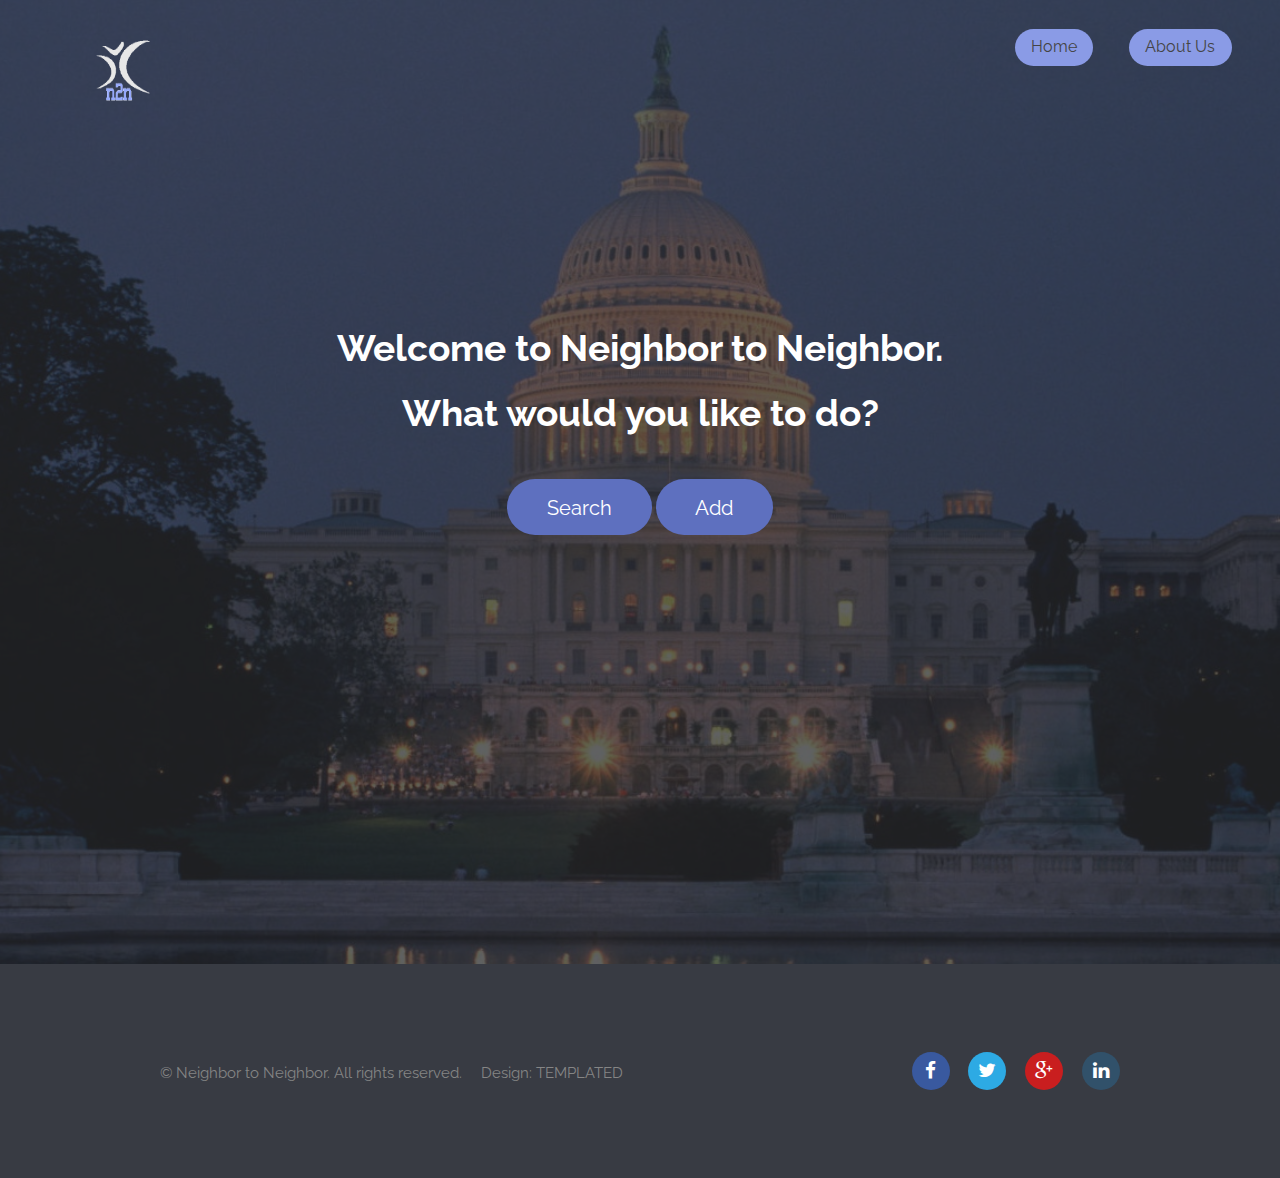
<file: index.html>
<!DOCTYPE html>
<!--
	Transit by TEMPLATED
	templated.co @templatedco
	Released for free under the Creative Commons Attribution 3.0 license (templated.co/license)
-->
<html lang="en">
	<head>
		<meta charset="UTF-8">
		<title>Neighbor to Neighbor</title>
		<meta http-equiv="content-type" content="text/html; charset=utf-8" />
		<meta name="description" content="" />
		<meta name="keywords" content="" />
		<!--[if lte IE 8]><script src="js/html5shiv.js"></script><![endif]-->
		<script src="js/jquery.min.js"></script>
		<script src="js/skel.min.js"></script>
		<script src="js/skel-layers.min.js"></script>
		<script src="js/init.js"></script>
		<noscript>
			<link rel="stylesheet" href="css/skel.css" />
			<link rel="stylesheet" href="css/style.css" />
			<link rel="stylesheet" href="css/style-xlarge.css" />
		</noscript>
	</head>
	<body class="landing">

		<!-- Header -->
			<header id="header">
				<h1><img src="images/logoFlipped.png" alt="Neighbor to Neighbor" height="150" width="150"> </h1> <!--TODO: make a logo and replace on each page!-->
				<nav id="nav">
					<ul>
						<li><a href="#" class="button special">Home</a></li>
						<li><a href="./about.html" class="button special">About Us</a></li>
					</ul>
				</nav>
			</header>

		<!-- Banner -->
			<section id="banner">
				<br><br><br><br><br>
				<h3> Welcome to Neighbor to Neighbor.</h3>
				<h3> What would you like to do?</h3>
				<br>
				<ul class="actions">	
					<li>
						<a href="./search.html" class="button big">Search</a>
						<a href="./newInfoForm.html" class="button big">Add</a>
					</li>
				</ul>
				<!-- not the cleanest way of solving this problem, but it works for now -->
				<br><br><br><br><br><br><br><br>
			</section>
		<!-- Footer -->
			<footer id="footer">
				<div class="container">
					
					<div class="row">
						<div class="8u 12u$(medium)">
							<ul class="copyright">
								<li>&copy; Neighbor to Neighbor. All rights reserved.</li>
								<li>Design: <a href="http://templated.co">TEMPLATED</a></li>
							</ul>
						</div>
						<div class="4u$ 12u$(medium)">
							<ul class="icons">
								<li>
									<a class="icon rounded fa-facebook"><span class="label">Facebook</span></a>
								</li>
								<li>
									<a class="icon rounded fa-twitter"><span class="label">Twitter</span></a>
								</li>
								<li>
									<a class="icon rounded fa-google-plus"><span class="label">Google+</span></a>
								</li>
								<li>
									<a class="icon rounded fa-linkedin"><span class="label">LinkedIn</span></a>
								</li>
							</ul>
						</div>
					</div>
				</div>
			</footer>

	</body>
</html>
</file>
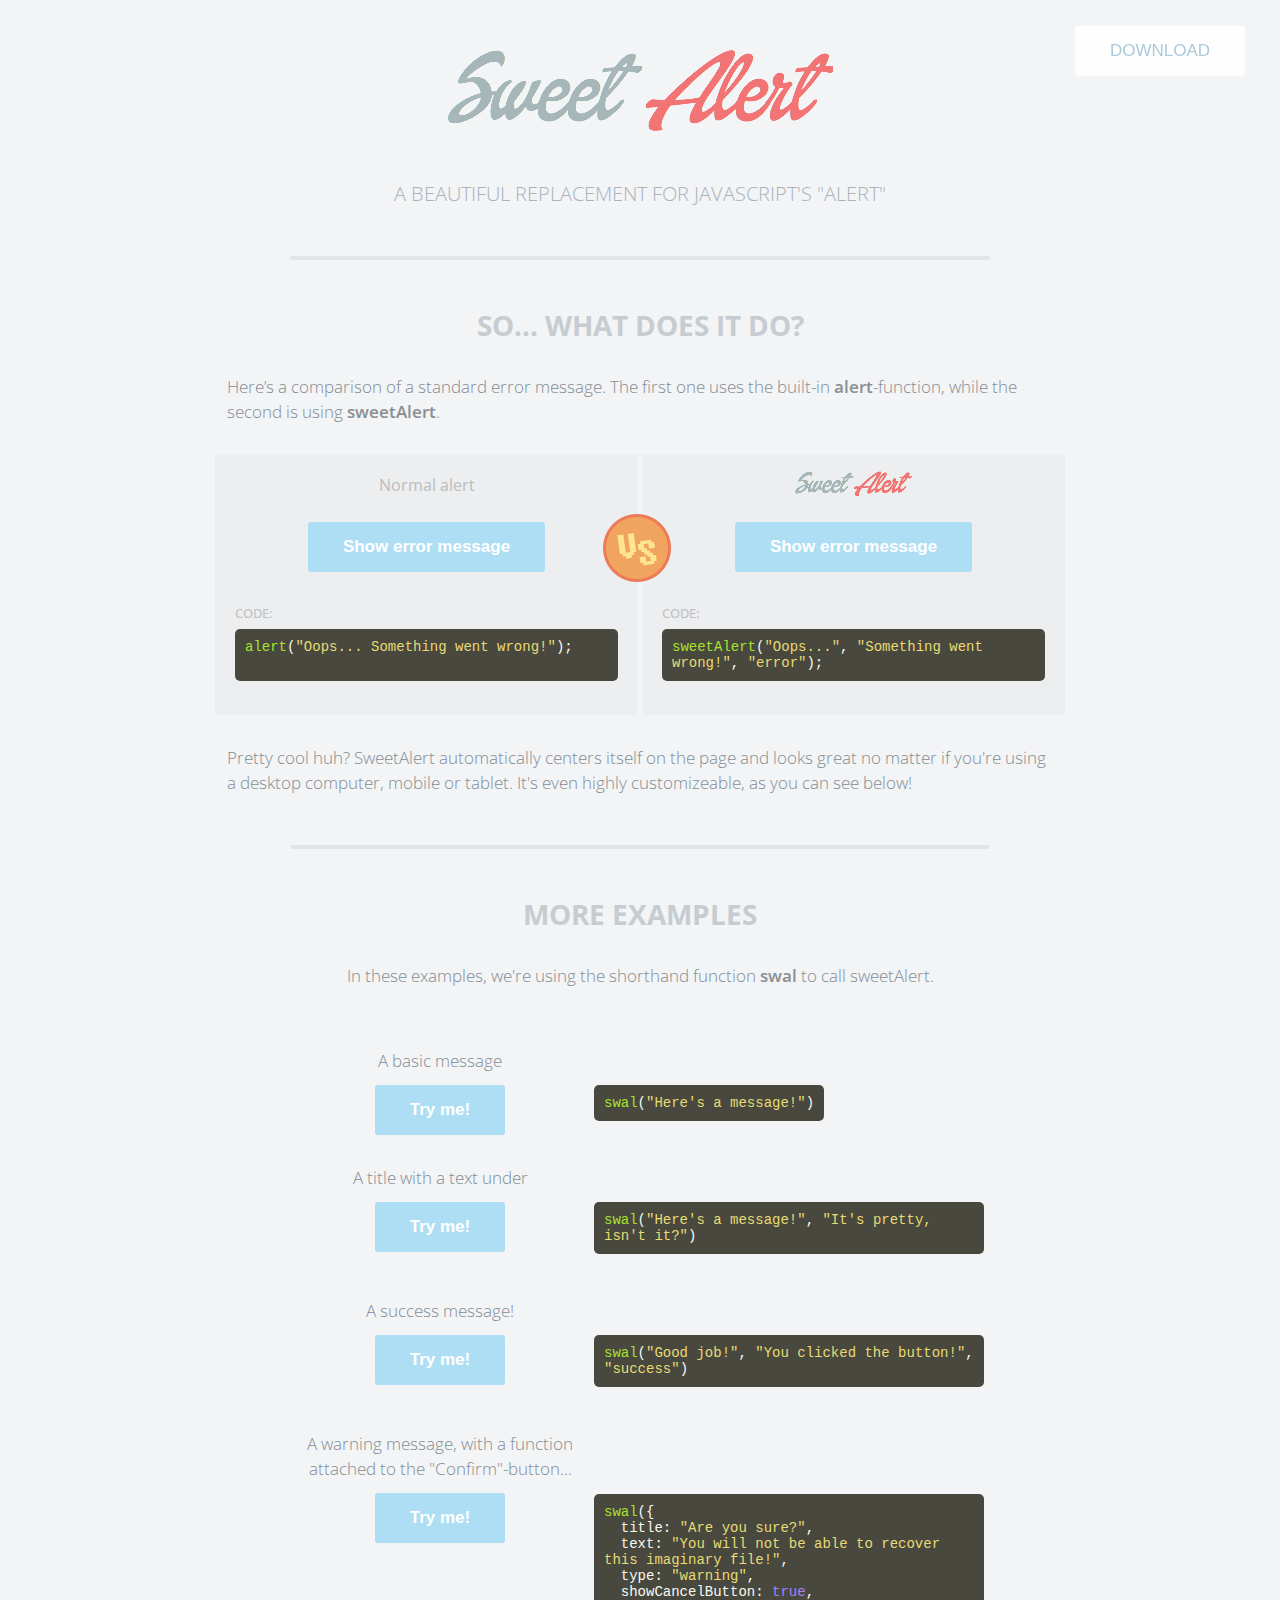
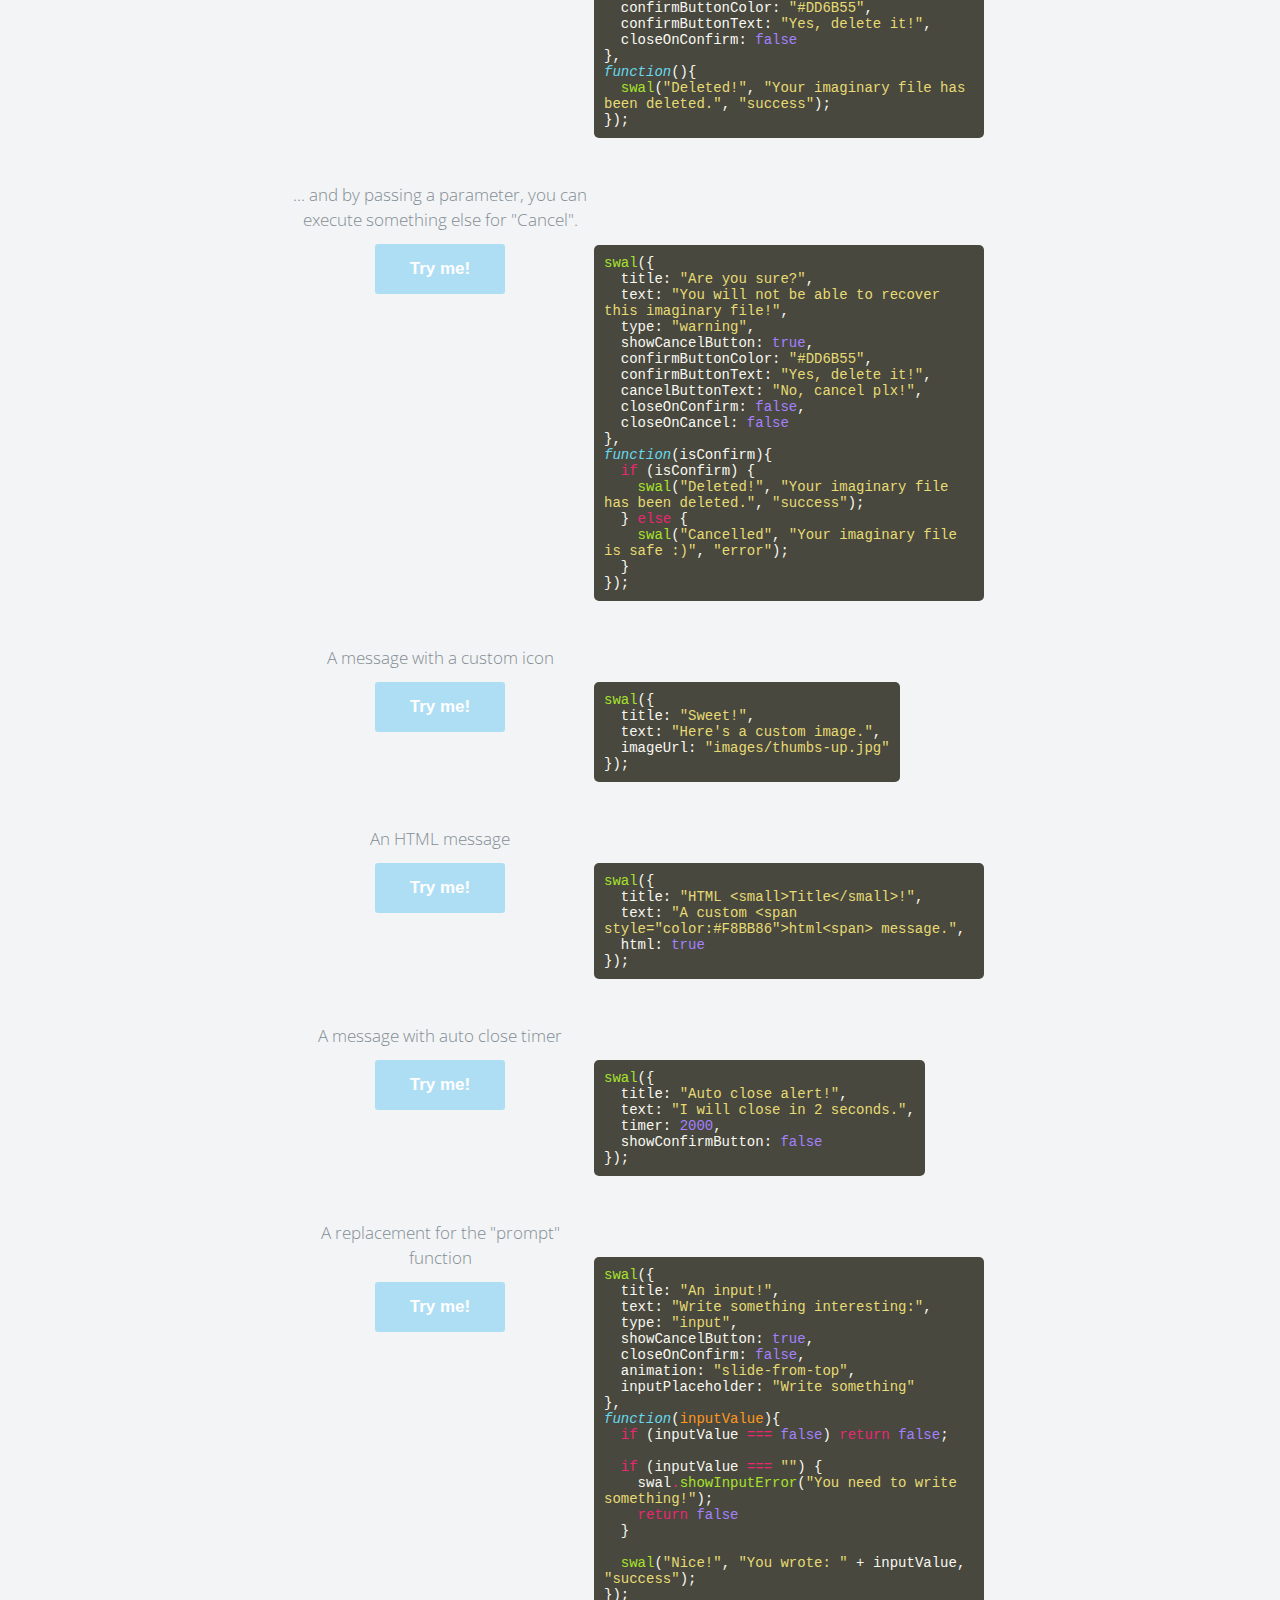
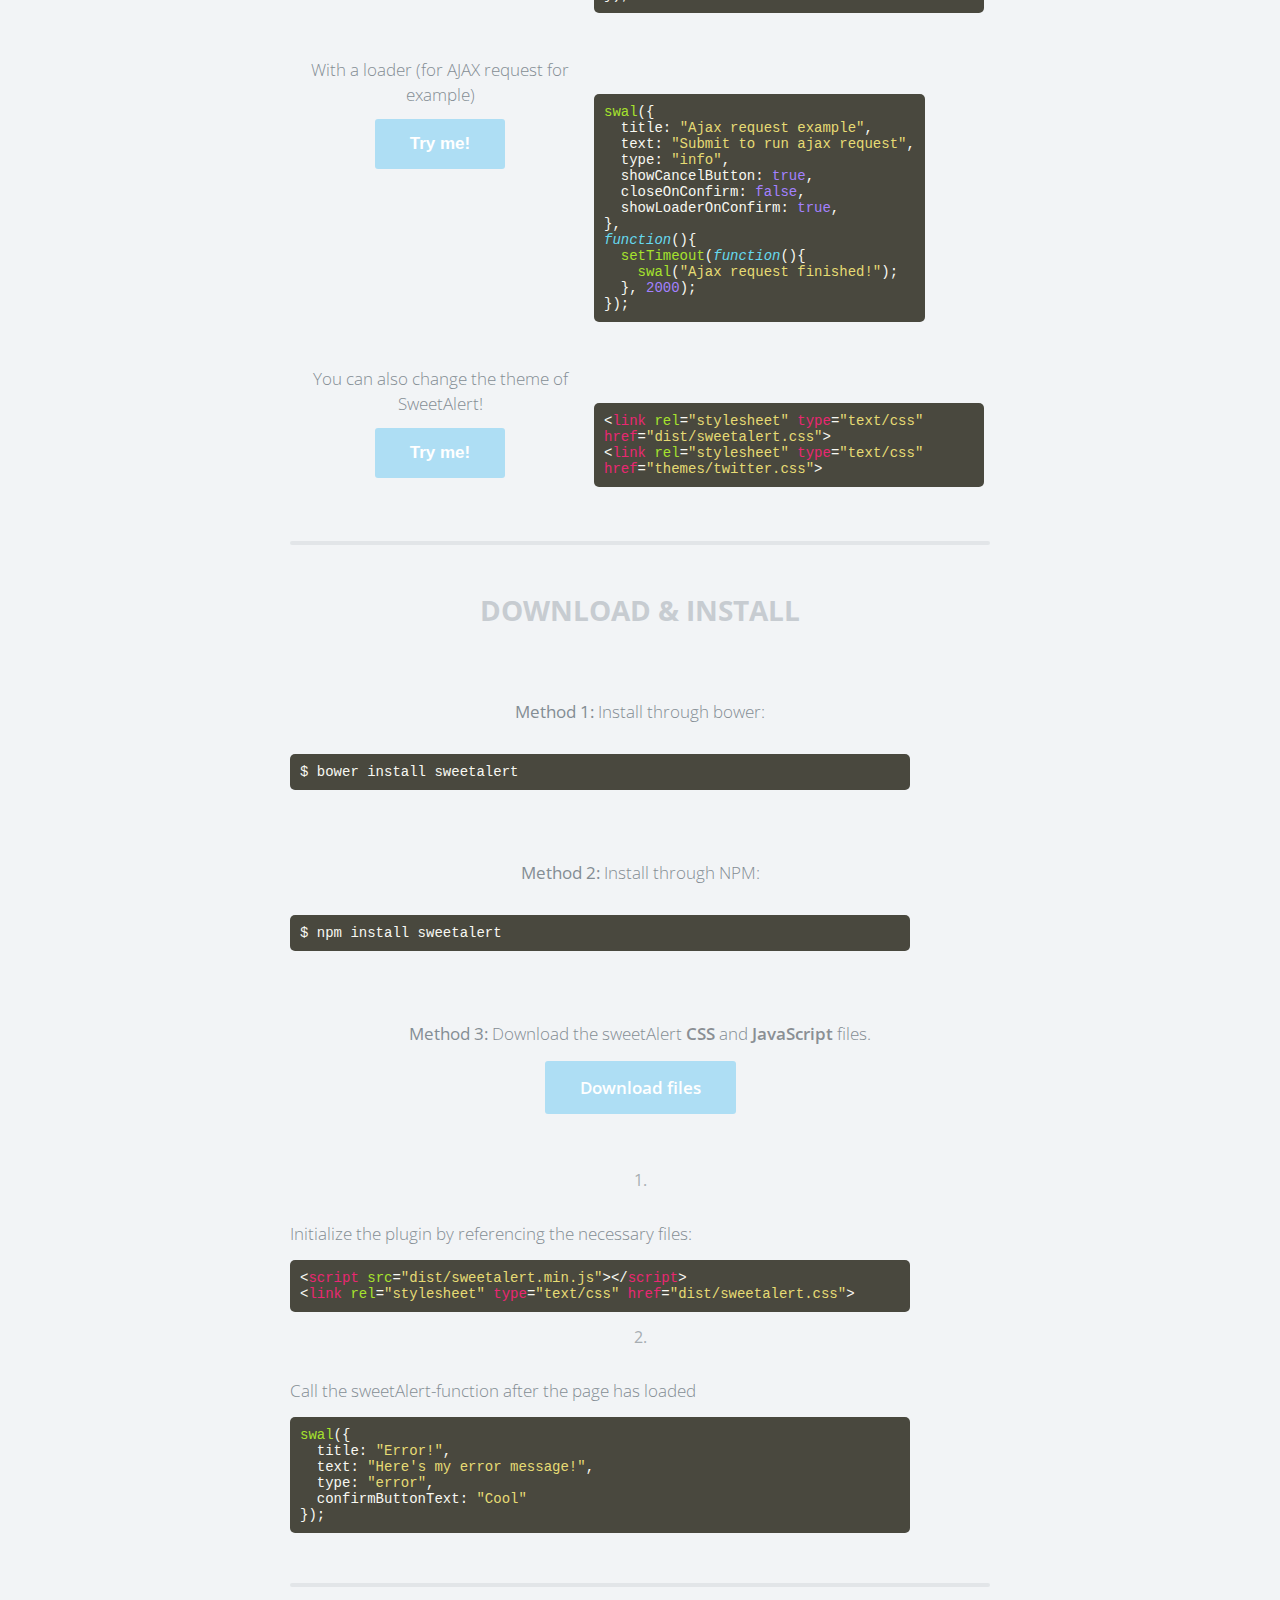
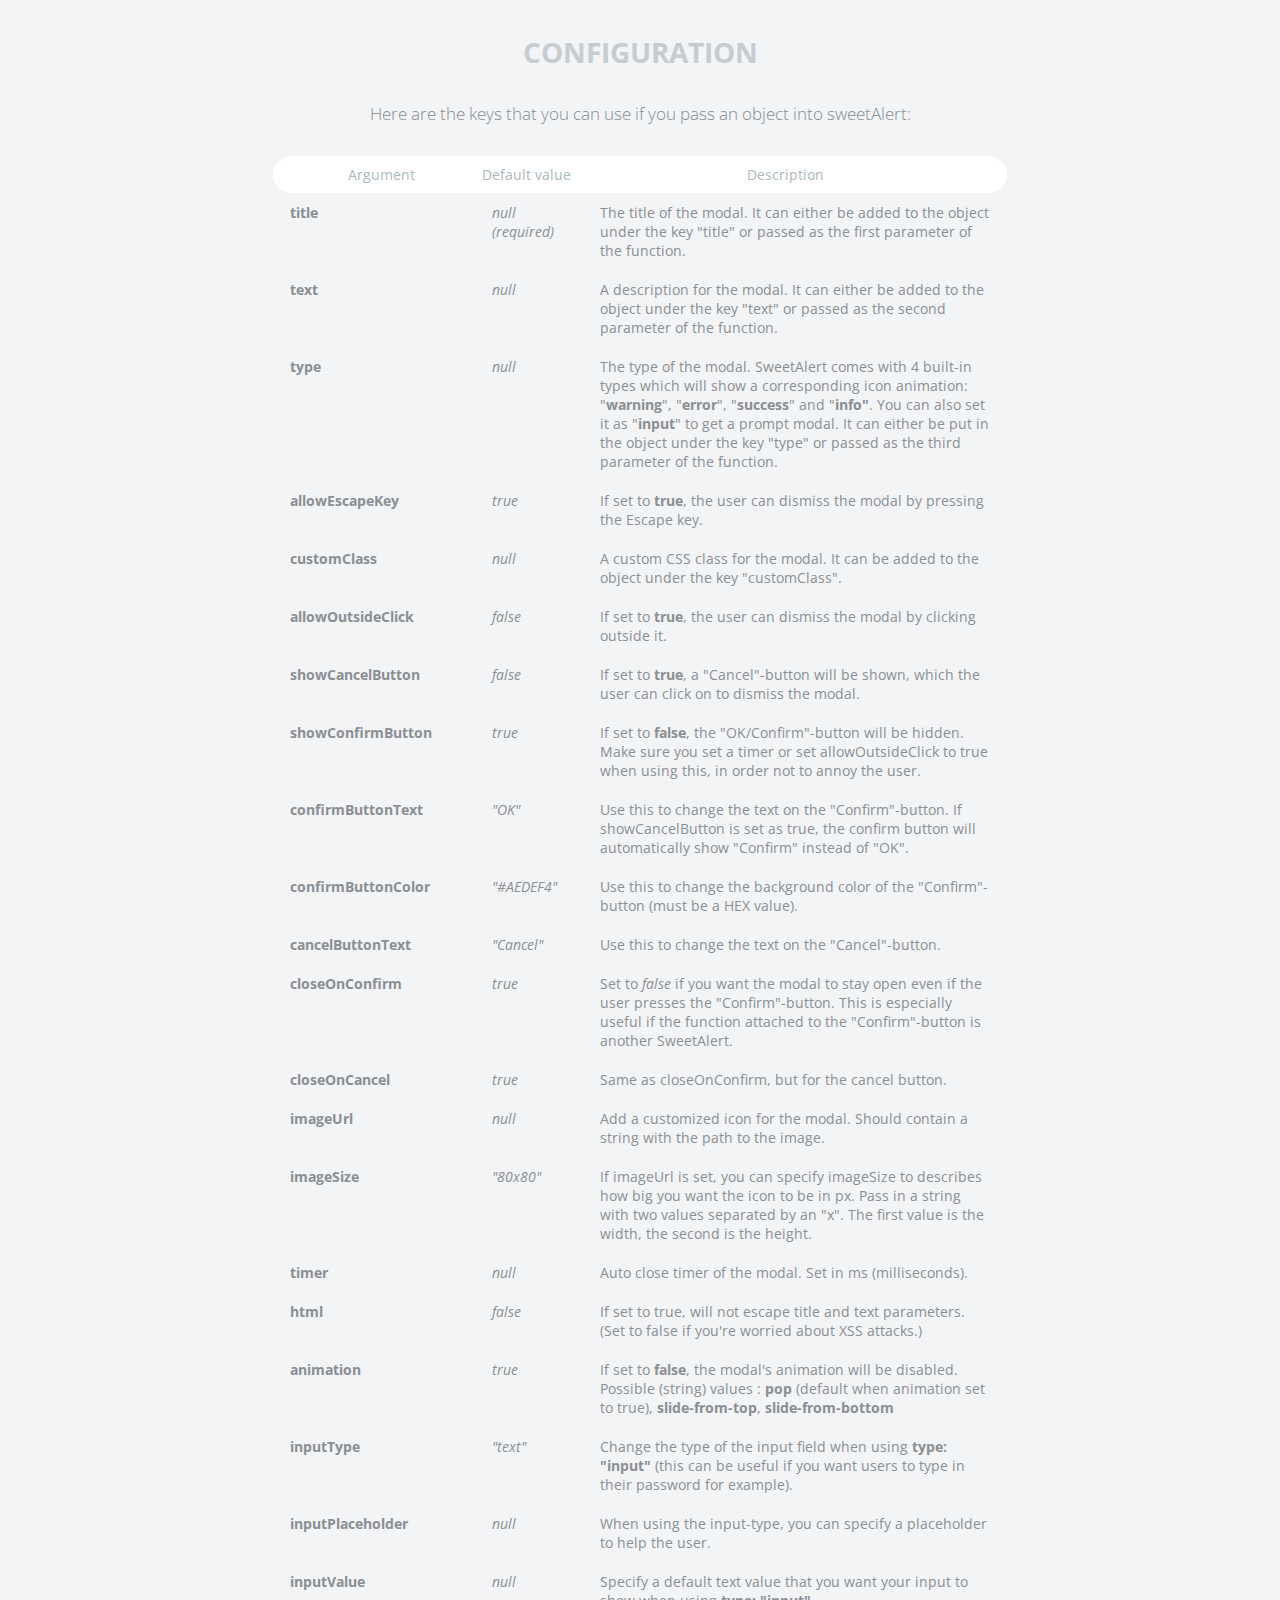
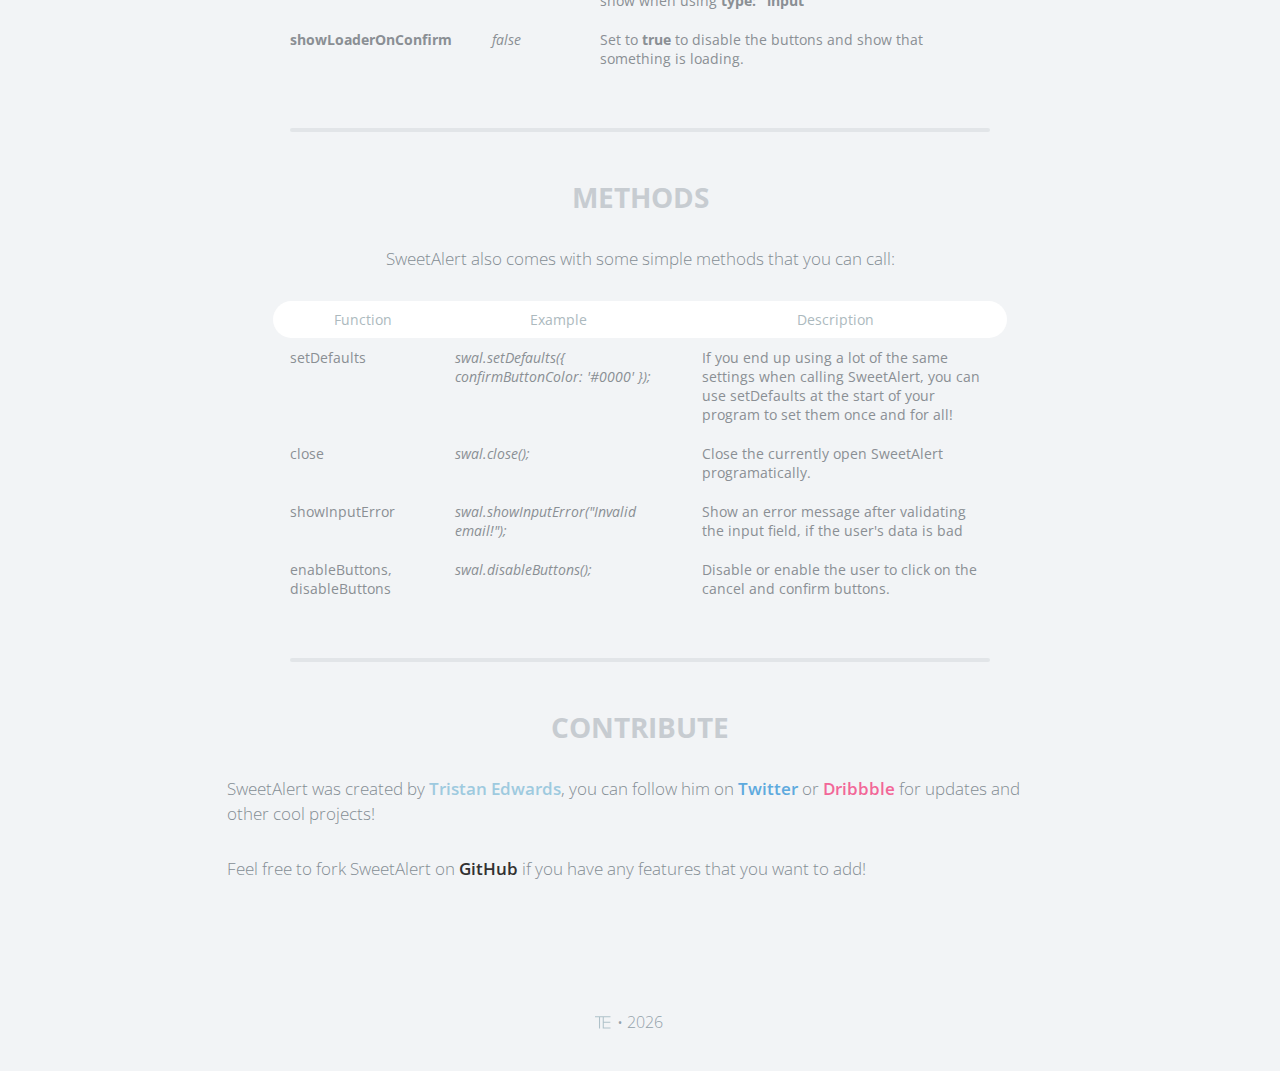
<file: sweetalert-master/index.html>
<!doctype html>

<html>

<head>
  <meta charset="utf-8">
  <meta name="viewport" content="width=device-width, initial-scale=1, maximum-scale=1, user-scalable=0" />
  <title>SweetAlert</title>

  <link rel="stylesheet" href="example/example.css">
  <script src="https://code.jquery.com/jquery-2.1.3.min.js"></script>

  <!-- This is what you need -->
  <script src="dist/sweetalert-dev.js"></script>
  <link rel="stylesheet" href="dist/sweetalert.css">
  <!--.......................-->

</head>

<body>

<h1>Sweet Alert</h1>
<h2>A beautiful replacement for JavaScript's "Alert"</h2>
<button class="download">Download</button>

<!-- What does it do? -->
<h3>So... What does it do?</h3>
<p>Here’s a comparison of a standard error message. The first one uses the built-in <strong>alert</strong>-function, while the second is using <strong>sweetAlert</strong>.</p>

<div class="showcase normal">
	<h4>Normal alert</h4>
	<button>Show error message</button>

	<h5>Code:</h5>
	<pre><span class="attr">alert</span>(<span class="str">"Oops... Something went wrong!"</span>);

	</pre>

	<div class="vs-icon"></div>
</div>

<div class="showcase sweet">
	<h4>Sweet Alert</h4>
	<button>Show error message</button>

	<h5>Code:</h5>
	<pre><span class="attr">sweetAlert</span>(<span class="str">"Oops..."</span>, <span class="str">"Something went wrong!"</span>, <span class="str">"error"</span>);</pre>
</div>

<p>Pretty cool huh? SweetAlert automatically centers itself on the page and looks great no matter if you're using a desktop computer, mobile or tablet. It's even highly customizeable, as you can see below!</p>


<!-- Examples -->
<h3>More examples</h3>

<p class="center">In these examples, we're using the shorthand function <strong>swal</strong> to call sweetAlert.</p>

<ul class="examples">

	<li class="message">
		<div class="ui">
			<p>A basic message</p>
			<button>Try me!</button>
		</div>
		<pre><span class="attr">swal</span>(<span class="str">"Here's a message!"</span>)</pre>
	</li>

	<li class="title-text">
		<div class="ui">
			<p>A title with a text under</p>
			<button>Try me!</button>
		</div>
		<pre><span class="attr">swal</span>(<span class="str">"Here's a message!"</span>, <span class="str">"It's pretty, isn't it?"</span>)</pre>
	</li>

	<li class="success">
		<div class="ui">
			<p>A success message!</p>
			<button>Try me!</button>
		</div>
		<pre><span class="attr">swal</span>(<span class="str">"Good job!"</span>, <span class="str">"You clicked the button!"</span>, <span class="str">"success"</span>)</pre>
	</li>

	<li class="warning confirm">
		<div class="ui">
			<p>A warning message, with a function attached to the "Confirm"-button...</p>
			<button>Try me!</button>
		</div>
		<pre><span class="attr">swal</span>({
&nbsp;&nbsp;title: <span class="str">"Are you sure?"</span>,
&nbsp;&nbsp;text: <span class="str">"You will not be able to recover this imaginary file!"</span>,
&nbsp;&nbsp;type: <span class="str">"warning"</span>,
&nbsp;&nbsp;showCancelButton: <span class="val">true</span>,
&nbsp;&nbsp;confirmButtonColor: <span class="str">"#DD6B55"</span>,
&nbsp;&nbsp;confirmButtonText: <span class="str">"Yes, delete it!"</span>,
&nbsp;&nbsp;closeOnConfirm: <span class="val">false</span>
},
<span class="func"><i>function</i></span>(){
&nbsp;&nbsp;<span class="attr">swal</span>(<span class="str">"Deleted!"</span>, <span class="str">"Your imaginary file has been deleted."</span>, <span class="str">"success"</span>);
});</pre>
	</li>

	<li class="warning cancel">
		<div class="ui">
			<p>... and by passing a parameter, you can execute something else for "Cancel".</p>
			<button>Try me!</button>
		</div>
		<pre><span class="attr">swal</span>({
&nbsp;&nbsp;title: <span class="str">"Are you sure?"</span>,
&nbsp;&nbsp;text: <span class="str">"You will not be able to recover this imaginary file!"</span>,
&nbsp;&nbsp;type: <span class="str">"warning"</span>,
&nbsp;&nbsp;showCancelButton: <span class="val">true</span>,
&nbsp;&nbsp;confirmButtonColor: <span class="str">"#DD6B55"</span>,
&nbsp;&nbsp;confirmButtonText: <span class="str">"Yes, delete it!"</span>,
&nbsp;&nbsp;cancelButtonText: <span class="str">"No, cancel plx!"</span>,
&nbsp;&nbsp;closeOnConfirm: <span class="val">false</span>,
&nbsp;&nbsp;closeOnCancel: <span class="val">false</span>
},
<span class="func"><i>function</i></span>(isConfirm){
&nbsp;&nbsp;<span class="tag">if</span> (isConfirm) {
&nbsp;&nbsp;&nbsp;&nbsp;<span class="attr">swal</span>(<span class="str">"Deleted!"</span>, <span class="str">"Your imaginary file has been deleted."</span>, <span class="str">"success"</span>);
&nbsp;&nbsp;} <span class="tag">else</span> {
	&nbsp;&nbsp;&nbsp;&nbsp;<span class="attr">swal</span>(<span class="str">"Cancelled"</span>, <span class="str">"Your imaginary file is safe :)"</span>, <span class="str">"error"</span>);
&nbsp;&nbsp;}
});</pre>
	</li>

	<li class="custom-icon">
		<div class="ui">
			<p>A message with a custom icon</p>
			<button>Try me!</button>
		</div>
		<pre><span class="attr">swal</span>({
&nbsp;&nbsp;title: <span class="str">"Sweet!"</span>,
&nbsp;&nbsp;text: <span class="str">"Here's a custom image."</span>,
&nbsp;&nbsp;imageUrl: <span class="str">"images/thumbs-up.jpg"</span>
});</pre>
	</li>

	<li class="message-html">
		<div class="ui">
			<p>An HTML message</p>
			<button>Try me!</button>
		</div>
		<pre><span class="attr">swal</span>({
&nbsp;&nbsp;title: <span class="str">"HTML &lt;small&gt;Title&lt;/small&gt;!"</span>,
&nbsp;&nbsp;text: <span class="str">"A custom &lt;span style="color:#F8BB86"&gt;html&lt;span&gt; message."</span>,
&nbsp;&nbsp;html: <span class="val">true</span>
});</pre>
	</li>

	<li class="timer">
		<div class="ui">
			<p>A message with auto close timer</p>
			<button>Try me!</button>
		</div>
		<pre><span class="attr">swal</span>({
&nbsp;&nbsp;title: <span class="str">"Auto close alert!"</span>,
&nbsp;&nbsp;text: <span class="str">"I will close in 2 seconds."</span>,
&nbsp;&nbsp;timer: <span class="val">2000</span>,
&nbsp;&nbsp;showConfirmButton: <span class="val">false</span>
});</pre>
	</li>


	<li class="input">
		<div class="ui">
			<p>A replacement for the "prompt" function</p>
			<button>Try me!</button>
		</div>
		<pre><span class="attr">swal</span>({
&nbsp;&nbsp;title: <span class="str">"An input!"</span>,
&nbsp;&nbsp;text: <span class="str">"Write something interesting:"</span>,
&nbsp;&nbsp;type: <span class="str">"input"</span>,
&nbsp;&nbsp;showCancelButton: <span class="val">true</span>,
&nbsp;&nbsp;closeOnConfirm: <span class="val">false</span>,
&nbsp;&nbsp;animation: <span class="str">"slide-from-top"</span>,
&nbsp;&nbsp;inputPlaceholder: <span class="str">"Write something"</span>
},
<span class="func"><i>function</i></span>(<span class="arg">inputValue</span>){
&nbsp;&nbsp;<span class="tag">if</span> (inputValue <span class="tag">===</span> <span class="val">false</span>) <span class="tag">return</span> <span class="val">false</span>;
&nbsp;&nbsp;
&nbsp;&nbsp;<span class="tag">if</span> (inputValue <span class="tag">===</span> <span class="str">""</span>) {
&nbsp;&nbsp;&nbsp;&nbsp;swal<span class="tag">.</span><span class="attr">showInputError</span>(<span class="str">"You need to write something!"</span>);
&nbsp;&nbsp;&nbsp;&nbsp;<span class="tag">return</span> <span class="val">false</span>
&nbsp;&nbsp;}
&nbsp;&nbsp;
&nbsp;&nbsp;<span class="attr">swal</span>(<span class="str">"Nice!"</span>, <span class="str">"You wrote: "</span> + inputValue, <span class="str">"success"</span>);
});</pre>
	</li>

  <li class="ajax">
    <div class="ui">
			<p>With a loader (for AJAX request for example)</p>
			<button>Try me!</button>
		</div>
		<pre><span class="attr">swal</span>({
&nbsp;&nbsp;title: <span class="str">"Ajax request example"</span>,
&nbsp;&nbsp;text: <span class="str">"Submit to run ajax request"</span>,
&nbsp;&nbsp;type: <span class="str">"info"</span>,
&nbsp;&nbsp;showCancelButton: <span class="val">true</span>,
&nbsp;&nbsp;closeOnConfirm: <span class="val">false</span>,
&nbsp;&nbsp;showLoaderOnConfirm: <span class="val">true</span>,
},
<span class="func"><i>function</i></span>(){
&nbsp;&nbsp;<span class="attr">setTimeout</span>(<span class="func"><i>function</i></span>(){
&nbsp;&nbsp;&nbsp;&nbsp;<span class="attr">swal</span>(<span class="str">"Ajax request finished!"</span>);
&nbsp;&nbsp;}, <span class="val">2000</span>);
});</pre>
	</li>

	<li class="theme">
		<div class="ui">
			<p>You can also change the theme of SweetAlert!</p>
			<button>Try me!</button>
		</div>
		<pre>&lt;<span class="tag">link</span> <span class="attr">rel</span>=<span class="str">"stylesheet"</span> <span class="tag">type</span>=<span class="str">"text/css"</span> <span class="tag">href</span>=<span class="str">"dist/sweetalert.css"</span>&gt;
			&lt;<span class="tag">link</span> <span class="attr">rel</span>=<span class="str">"stylesheet"</span> <span class="tag">type</span>=<span class="str">"text/css"</span> <span class="tag">href</span>=<span class="str">"themes/twitter.css"</span>&gt;</pre>
	</li>

</ul>


<!-- Download & Install -->
<h3 id="download-section">Download & install</h3>

<div class="center-container">
	<p class="center"><b>Method 1:</b> Install through bower:</p>
	<pre class="center">$ bower install sweetalert</pre>
</div>

<div class="center-container">
	<p class="center"><b>Method 2:</b> Install through NPM:</p>
	<pre class="center">$ npm install sweetalert</pre>
</div>

<p class="center"><b>Method 3:</b> Download the sweetAlert <strong>CSS</strong> and <strong>JavaScript</strong> files.</p>

<a class="button" href="https://github.com/t4t5/sweetalert/archive/master.zip" download>Download files</a>

<ol>
	<li>
		<p>Initialize the plugin by referencing the necessary files:</p>
		<pre>&lt;<span class="tag">script</span> <span class="attr">src</span>=<span class="str">"dist/sweetalert.min.js"</span>&gt;&lt;/<span class="tag">script</span>&gt;
&lt;<span class="tag">link</span> <span class="attr">rel</span>=<span class="str">"stylesheet"</span> <span class="tag">type</span>=<span class="str">"text/css"</span> <span class="tag">href</span>=<span class="str">"dist/sweetalert.css"</span>&gt;</pre>
	</li>

	<li>
		<p>Call the sweetAlert-function after the page has loaded</p>
		<pre><span class="attr">swal</span>({
&nbsp;&nbsp;title: <span class="str">"Error!"</span>,
&nbsp;&nbsp;text: <span class="str">"Here's my error message!"</span>,
&nbsp;&nbsp;type: <span class="str">"error"</span>,
&nbsp;&nbsp;confirmButtonText: <span class="str">"Cool"</span>
});
</pre>
	</li>
</ol>



<!-- Configuration -->
<h3>Configuration</h3>

<p class="center">Here are the keys that you can use if you pass an object into sweetAlert:</p>

<table>
	<tr class="titles">
		<th>
			<div class="border-left"></div>
			Argument
		</th>
		<th>Default value</th>
		<th>
			<div class="border-right"></div>
			Description
		</th>
	</tr>
	<tr>
		<td><b>title</b></td>
		<td><i>null (required)</i></td>
		<td>The title of the modal. It can either be added to the object under the key "title" or passed as the first parameter of the function.</td>
	</tr>
	<tr>
		<td><b>text</b></td>
		<td><i>null</i></td>
		<td>A description for the modal. It can either be added to the object under the key "text" or passed as the second parameter of the function.</td>
	</tr>
	<tr>
		<td><b>type</b></td>
		<td><i>null</i></td>
		<td>The type of the modal. SweetAlert comes with 4 built-in types which will show a corresponding icon animation: "<strong>warning</strong>", "<strong>error</strong>", "<strong>success</strong>" and "<strong>info"</strong>. You can also set it as "<strong>input</strong>" to get a prompt modal. It can either be put in the object under the key "type" or passed as the third parameter of the function.</td>
	</tr>
    <tr>
      <td><b>allowEscapeKey</b></td>
      <td><i>true</i></td>
      <td>If set to <strong>true</strong>, the user can dismiss the modal by pressing the Escape key.</td>
    </tr>
	<tr>
		<td><b>customClass</b></td>
		<td><i>null</i></td>
		<td>A custom CSS class for the modal. It can be added to the object under the key "customClass".</td>
	</tr>
	<tr>
		<td><b>allowOutsideClick</b></td>
		<td><i>false</i></td>
		<td>If set to <strong>true</strong>, the user can dismiss the modal by clicking outside it.</td>
	</tr>
	<tr>
		<td><b>showCancelButton</b></td>
		<td><i>false</i></td>
		<td>If set to <strong>true</strong>, a "Cancel"-button will be shown, which the user can click on to dismiss the modal.</td>
	</tr>
	<tr>
		<td><b>showConfirmButton</b></td>
		<td><i>true</i></td>
		<td>If set to <strong>false</strong>, the "OK/Confirm"-button will be hidden. Make sure you set a timer or set allowOutsideClick to true when using this, in order not to annoy the user.</td>
	</tr>
	<tr>
		<td><b>confirmButtonText</b></td>
		<td><i>"OK"</i></td>
		<td>Use this to change the text on the "Confirm"-button. If showCancelButton is set as true, the confirm button will automatically show "Confirm" instead of "OK".</td>
	</tr>
	<tr>
		<td><b>confirmButtonColor</b></td>
		<td><i>"#AEDEF4"</i></td>
		<td>Use this to change the background color of the "Confirm"-button (must be a HEX value).</td>
	</tr>
	<tr>
		<td><b>cancelButtonText</b></td>
		<td><i>"Cancel"</i></td>
		<td>Use this to change the text on the "Cancel"-button.</td>
	</tr>
	<tr>
		<td><b>closeOnConfirm</b></td>
		<td><i>true</i></td>
		<td>Set to <i>false</i> if you want the modal to stay open even if the user presses the "Confirm"-button. This is especially useful if the function attached to the "Confirm"-button is another SweetAlert.</td>
	</tr>
	<tr>
		<td><b>closeOnCancel</b></td>
		<td><i>true</i></td>
		<td>Same as closeOnConfirm, but for the cancel button.</td>
	</tr>
	<tr>
		<td><b>imageUrl</b></td>
		<td><i>null</i></td>
		<td>Add a customized icon for the modal. Should contain a string with the path to the image.</td>
	</tr>
	<tr>
		<td><b>imageSize</b></td>
		<td><i>"80x80"</i></td>
		<td>If imageUrl is set, you can specify imageSize to describes how big you want the icon to be in px. Pass in a string with two values separated by an "x". The first value is the width, the second is the height.</td>
	</tr>
	<tr>
		<td><b>timer</b></td>
		<td><i>null</i></td>
		<td>Auto close timer of the modal. Set in ms (milliseconds).</td>
	</tr>
	<tr>
		<td><b>html</b></td>
		<td><i>false</i></td>
		<td>If set to true, will not escape title and text parameters. (Set to false if you're worried about XSS attacks.)</td>
	</tr>
	<tr>
		<td><b>animation</b></td>
		<td><i>true</i></td>
		<td>If set to <strong>false</strong>, the modal's animation will be disabled. Possible (string) values : <strong>pop</strong> (default when animation set to true), <strong>slide-from-top</strong>, <strong>slide-from-bottom</strong></td>
	</tr>
	<tr>
		<td><b>inputType</b></td>
		<td><i>"text"</i></td>
		<td>Change the type of the input field when using <strong>type: "input"</strong> (this can be useful if you want users to type in their password for example).</td>
	</tr>
	<tr>
		<td><b>inputPlaceholder</b></td>
		<td><i>null</i></td>
		<td>When using the input-type, you can specify a placeholder to help the user.</td>
	</tr>
	<tr>
		<td><b>inputValue</b></td>
		<td><i>null</i></td>
		<td>Specify a default text value that you want your input to show when using <strong>type: "input"</strong></td>
	</tr>
	<tr>
		<td><b>showLoaderOnConfirm</b></td>
		<td><i>false</i></td>
    <td>Set to <strong>true</strong> to disable the buttons and show that something is loading.</td>
	</tr>
</table>


<!-- Methods -->
<h3>Methods</h3>

<p class="center">SweetAlert also comes with some simple methods that you can call:</p>

<table>
	<tr class="titles">
		<th>
			<div class="border-left"></div>
			Function
		</th>
		<th>Example</th>
		<th>
			<div class="border-right"></div>
			Description
		</th>
	</tr>
	<tr>
		<td>setDefaults</td>
		<td><i>swal.setDefaults({ confirmButtonColor: '#0000' });</i></td>
		<td>If you end up using a lot of the same settings when calling SweetAlert, you can use setDefaults at the start of your program to set them once and for all!</td>
	</tr>
	<tr>
		<td>close</td>
		<td><i>swal.close();</i></td>
		<td>Close the currently open SweetAlert programatically.</td>
	</tr>
	<tr>
		<td>showInputError</td>
		<td><i>swal.showInputError("Invalid email!");</i></td>
		<td>Show an error message after validating the input field, if the user's data is bad</td>
	</tr>
	<tr>
		<td>enableButtons, disableButtons</td>
		<td><i>swal.disableButtons();</i></td>
		<td>Disable or enable the user to click on the cancel and confirm buttons.</td>
	</tr>
</table>



<!-- Contribute -->
<h3>Contribute</h3>
<p>SweetAlert was created by <a href="http://tristanedwards.me" target="_blank">Tristan Edwards</a>, you can follow him on <a href="https://twitter.com/t4t5" target="_blank" class="twitter">Twitter</a> or <a href="https://dribbble.com/tristanedwards" target="_blank" class="dribbble">Dribbble</a> for updates and other cool projects!</p>
<p>Feel free to fork SweetAlert on <a href="https://github.com/t4t5/sweetalert" class="github">GitHub</a> if you have any features that you want to add!</p>


<footer>
	<span class="te-logo">TE</span> • <script>document.write(new Date().getFullYear())</script>
</footer>


<script>

document.querySelector('button.download').onclick = function(){
	$("html, body").animate({ scrollTop: $("#download-section").offset().top }, 1000);
};

document.querySelector('.showcase.normal button').onclick = function(){
	alert("Oops... Something went wrong!");
};

document.querySelector('.showcase.sweet button').onclick = function(){
	swal("Oops...", "Something went wrong!", "error");
};

document.querySelector('ul.examples li.message button').onclick = function(){
	swal("Here's a message!");
};

document.querySelector('ul.examples li.timer button').onclick = function(){
	swal({
		title: "Auto close alert!",
		text: "I will close in 2 seconds.",
		timer: 2000,
		showConfirmButton: false
	});
};

document.querySelector('ul.examples li.title-text button').onclick = function(){
	swal("Here's a message!", "It's pretty, isn't it?");
};

document.querySelector('ul.examples li.success button').onclick = function(){
	swal("Good job!", "You clicked the button!", "success");
};

document.querySelector('ul.examples li.warning.confirm button').onclick = function(){
	swal({
		title: "Are you sure?",
		text: "You will not be able to recover this imaginary file!",
		type: "warning",
		showCancelButton: true,
		confirmButtonColor: '#DD6B55',
		confirmButtonText: 'Yes, delete it!',
		closeOnConfirm: false
	},
	function(){
		swal("Deleted!", "Your imaginary file has been deleted!", "success");
	});
};

document.querySelector('ul.examples li.warning.cancel button').onclick = function(){
	swal({
		title: "Are you sure?",
		text: "You will not be able to recover this imaginary file!",
		type: "warning",
		showCancelButton: true,
		confirmButtonColor: '#DD6B55',
		confirmButtonText: 'Yes, delete it!',
		cancelButtonText: "No, cancel plx!",
		closeOnConfirm: false,
		closeOnCancel: false
	},
	function(isConfirm){
    if (isConfirm){
      swal("Deleted!", "Your imaginary file has been deleted!", "success");
    } else {
      swal("Cancelled", "Your imaginary file is safe :)", "error");
    }
	});
};

document.querySelector('ul.examples li.custom-icon button').onclick = function(){
	swal({
		title: "Sweet!",
		text: "Here's a custom image.",
		imageUrl: 'example/images/thumbs-up.jpg'
	});
};

document.querySelector('ul.examples li.message-html button').onclick = function(){
	swal({
		title: "HTML <small>Title</small>!",
		text: 'A custom <span style="color:#F8BB86">html<span> message.',
		html: true
	});
};

document.querySelector('ul.examples li.input button').onclick = function(){
	swal({
		title: "An input!",
		text: 'Write something interesting:',
		type: 'input',
		showCancelButton: true,
		closeOnConfirm: false,
		animation: "slide-from-top",
		inputPlaceholder: "Write something",
	},
	function(inputValue){
		if (inputValue === false) return false;

		if (inputValue === "") {
			swal.showInputError("You need to write something!");
			return false;
		}
    
		swal("Nice!", 'You wrote: ' + inputValue, "success");

	});
};

document.querySelector('ul.examples li.theme button').onclick = function() {
	swal({
		title: "Themes!",
		text: "Here's the Twitter theme for SweetAlert!",
		confirmButtonText: "Cool!",
		customClass: 'twitter'
	});
};

document.querySelector('ul.examples li.ajax button').onclick = function() {
  swal({
    title: 'Ajax request example',
    text: 'Submit to run ajax request',
    type: 'info',
    showCancelButton: true,
    closeOnConfirm: false,
    showLoaderOnConfirm: true,
  }, function(){
    setTimeout(function() {
      swal('Ajax request finished!');
    }, 2000);
  });
};

</script>



</body>

</html>
</file>
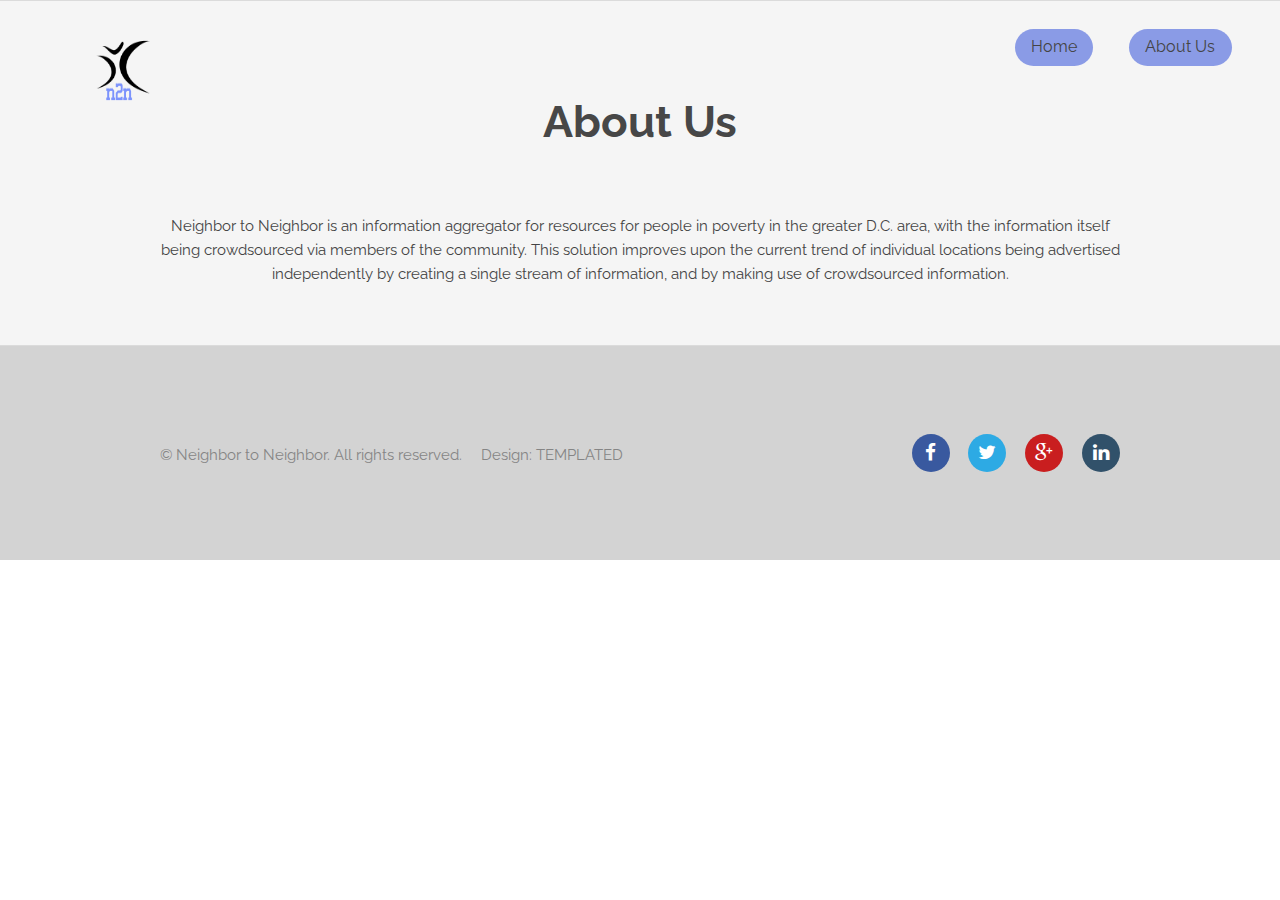
<file: about.html>
<!DOCTYPE html>
<!--
	Transit by TEMPLATED
	templated.co @templatedco
	Released for free under the Creative Commons Attribution 3.0 license (templated.co/license)
-->
<html lang="en">
	<head>
		<meta charset="UTF-8">
		<title>Neighbor to Neighbor</title>
		<meta http-equiv="content-type" content="text/html; charset=utf-8" />
		<meta name="description" content="" />
		<meta name="keywords" content="" />
		<!--[if lte IE 8]><script src="/js/html5shiv.js"></script><![endif]-->
		<script src="./js/jquery.min.js"></script>
		<script src="./js/skel.min.js"></script>
		<script src="./js/skel-layers.min.js"></script>
		<script src="./js/init.js"></script>
		<script src="js/searchResults.js"></script>
		
		<noscript>
			<link rel="stylesheet" href="/css/skel.css"/>
			<link rel="stylesheet" href="/css/style.css"/>
			<link rel="stylesheet" href="/css/style-xlarge.css"/>
		</noscript>
	</head>
	<body class="landing">

		<!-- Header -->
			<header id="header">
				<h1><img src="images/logo.png" onclick="location.href='./index.html';" alt="Neighbor to Neighbor" height="150" width="150"> </h1>
				<nav id="nav">
					<ul>
						<li><a href="./index.html" class="button special">Home</a></li>
						<li><a href="#" class="button special">About Us</a></li>
					</ul>
				</nav>
			</header>

		<!-- One -->
			<section id="one" class="wrapper style1 special">
				<div class="container">
					<header class="major">
						<h2>About Us</h2>
					</header>
					<div id="aboutText">
						Neighbor to Neighbor is an information aggregator for resources for people in poverty in the greater D.C. area, with the information itself being crowdsourced via members of the community. This solution improves upon the current trend of individual locations being advertised independently by creating a single stream of information, and by making use of crowdsourced information.
					</div>
					<!-- TODO: Add more, including subsections that look go -->
					
				</div>
			</section>

		
	

		<!-- Footer -->
			<footer id="footer2">
				<div class="container">
					
					<div class="row">
						<div class="8u 12u$(medium)">
							<ul class="copyright">
								<li>&copy; Neighbor to Neighbor. All rights reserved.</li>
								<li>Design: <a href="http://templated.co">TEMPLATED</a></li>
							</ul>
						</div>
						<div class="4u$ 12u$(medium)">
							<ul class="icons">
								<li>
									<a class="icon rounded fa-facebook"><span class="label">Facebook</span></a>
								</li>
								<li>
									<a class="icon rounded fa-twitter"><span class="label">Twitter</span></a>
								</li>
								<li>
									<a class="icon rounded fa-google-plus"><span class="label">Google+</span></a>
								</li>
								<li>
									<a class="icon rounded fa-linkedin"><span class="label">LinkedIn</span></a>
								</li>
							</ul>
						</div>
					</div>
				</div>
			</footer>

	</body>
</html>
</file>
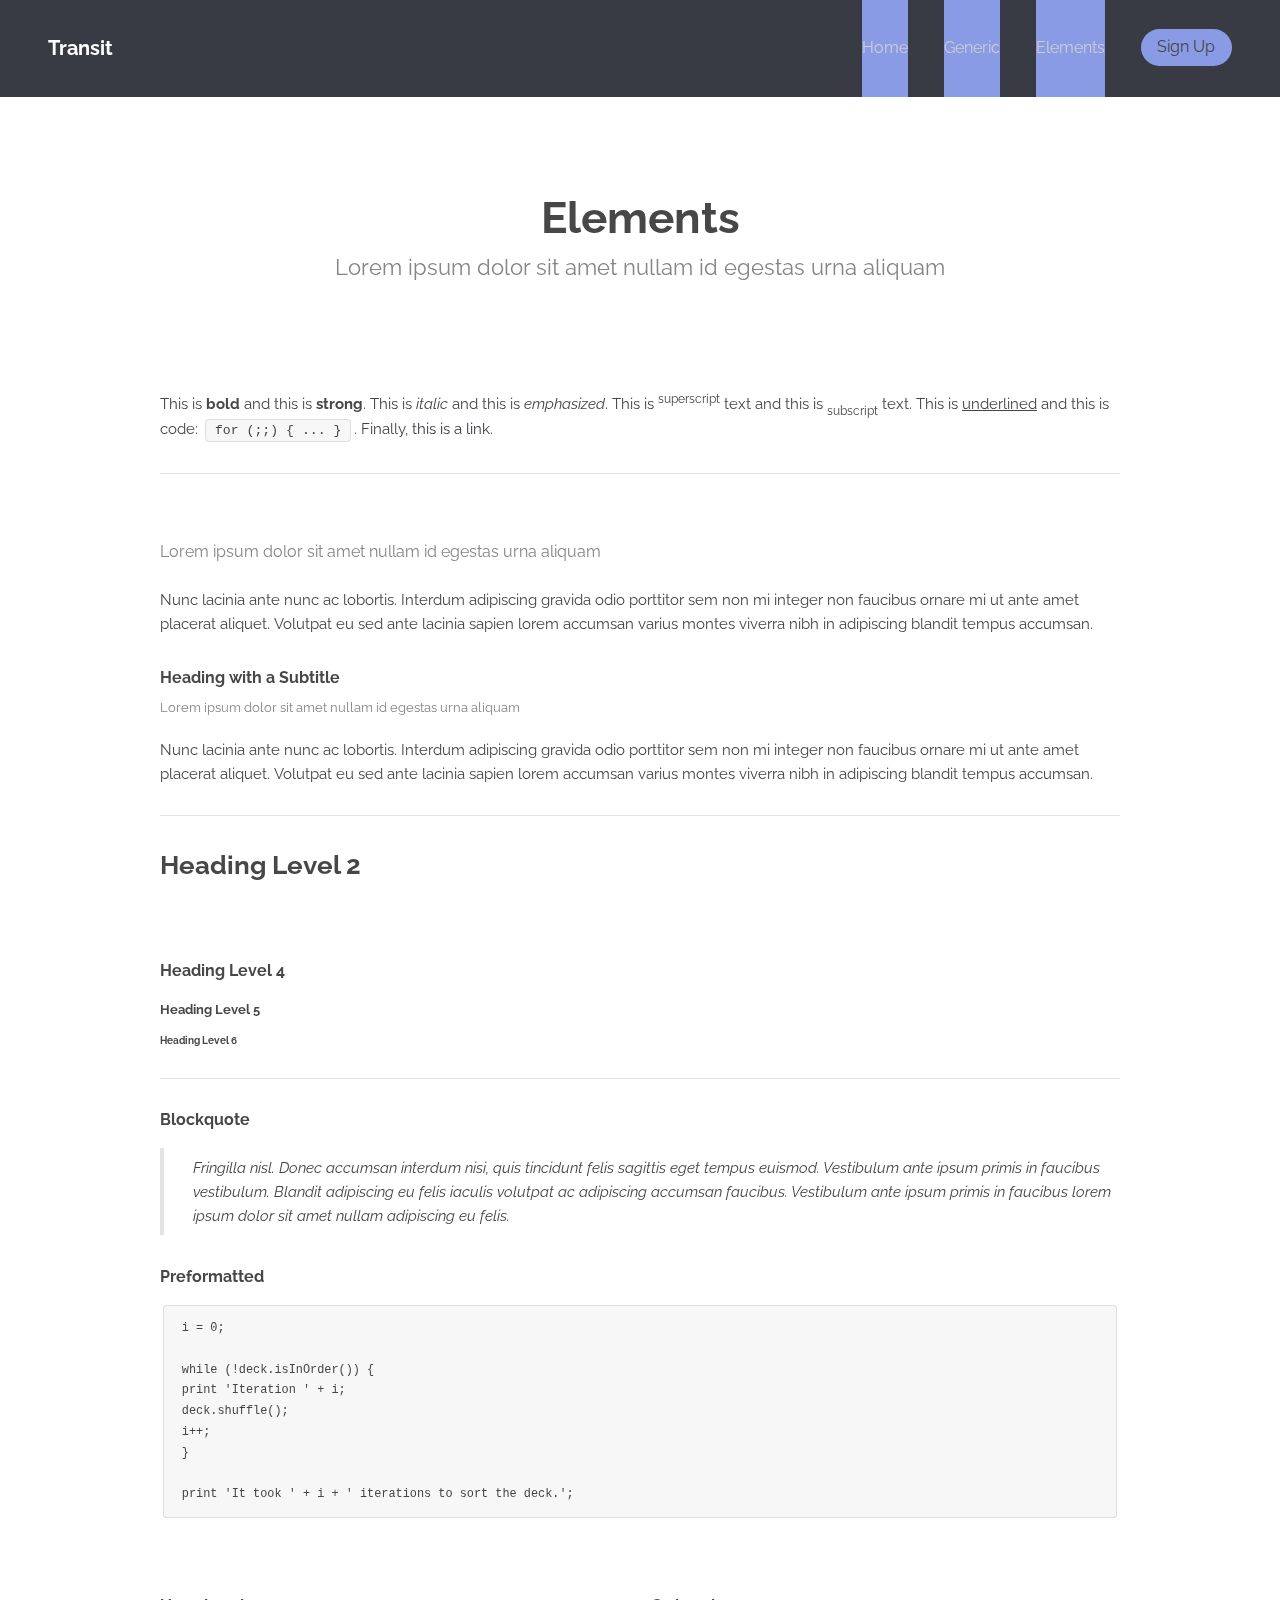
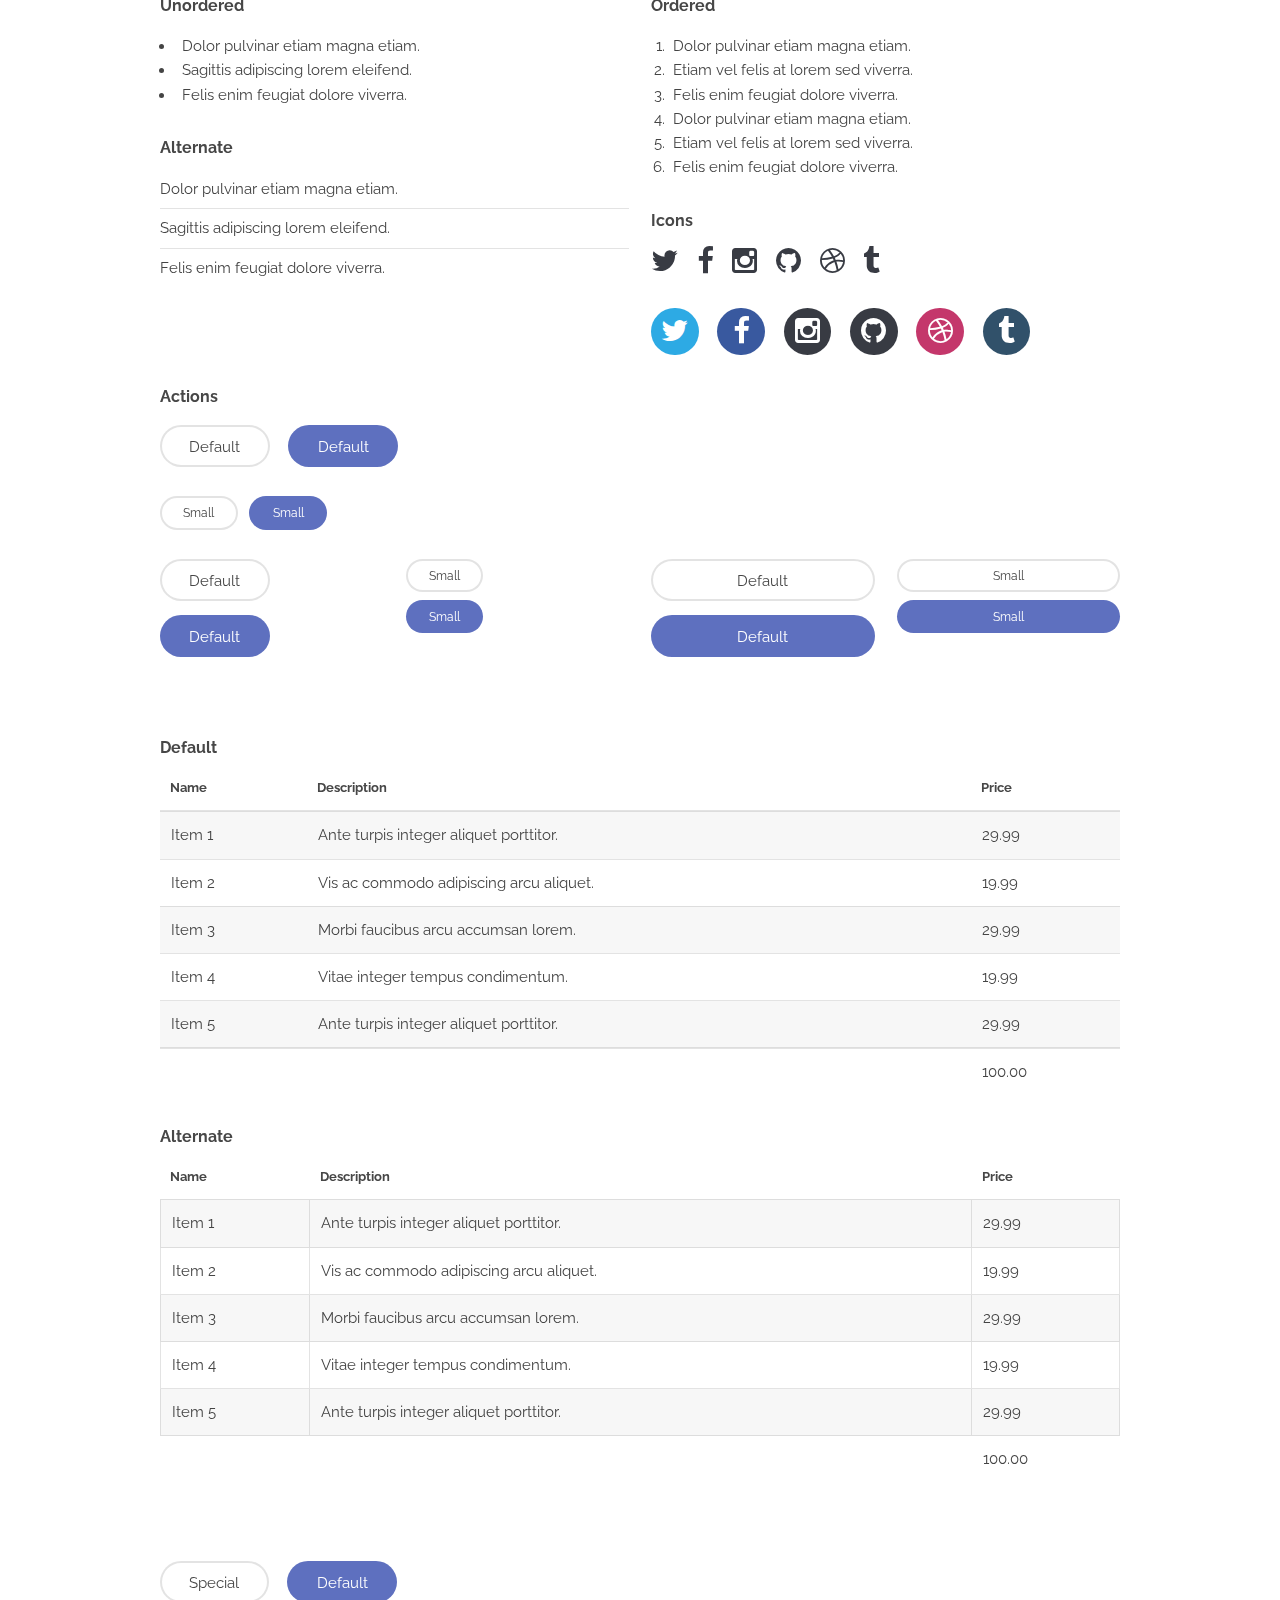
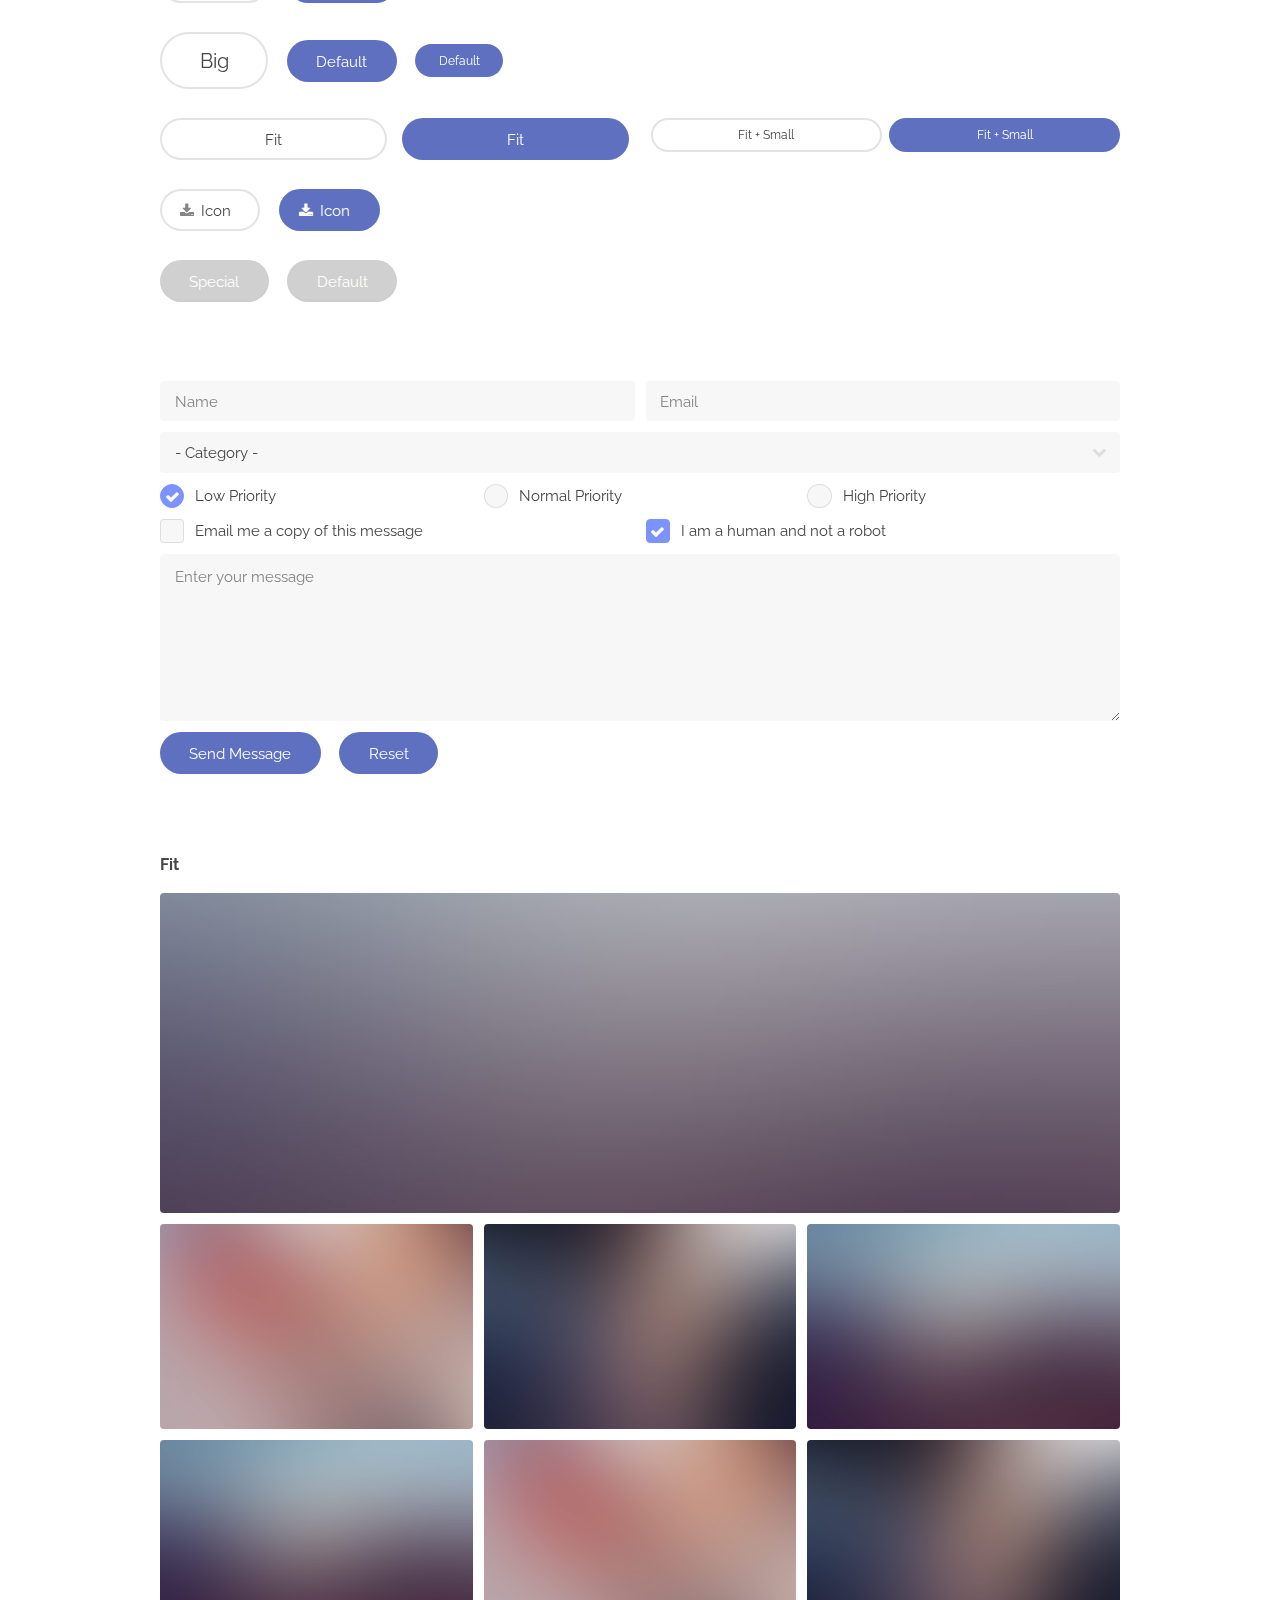
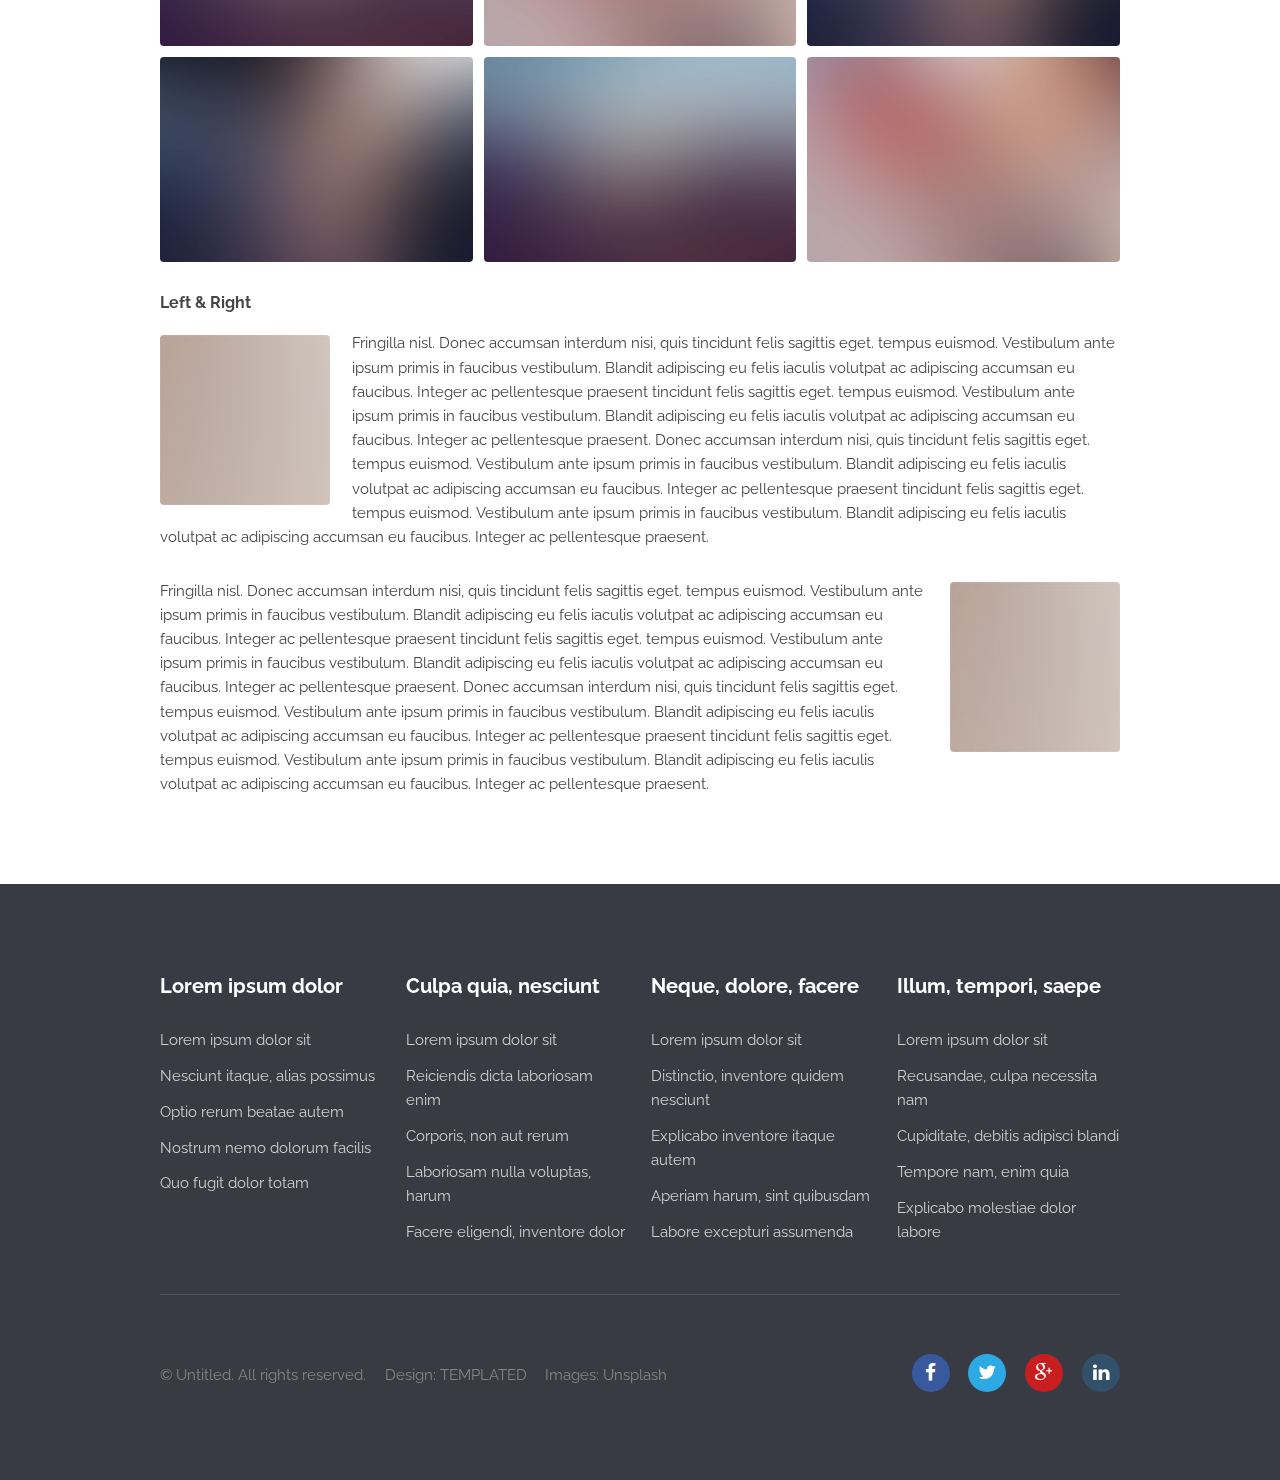
<file: elements.html>
<!DOCTYPE html>
<!--
	Transit by TEMPLATED
	templated.co @templatedco
	Released for free under the Creative Commons Attribution 3.0 license (templated.co/license)
-->
<html lang="en">
	<head>
		<meta charset="UTF-8">
		<title>Elements - Transit by TEMPLATED</title>
		<meta http-equiv="content-type" content="text/html; charset=utf-8" />
		<meta name="description" content="" />
		<meta name="keywords" content="" />
		<!--[if lte IE 8]><script src="js/html5shiv.js"></script><![endif]-->
		<script src="js/jquery.min.js"></script>
		<script src="js/skel.min.js"></script>
		<script src="js/skel-layers.min.js"></script>
		<script src="js/init.js"></script>
		<noscript>
			<link rel="stylesheet" href="css/skel.css" />
			<link rel="stylesheet" href="css/style.css" />
			<link rel="stylesheet" href="css/style-xlarge.css" />
		</noscript>
	</head>
	<body>

		<!-- Header -->
			<header id="header">
				<h1><a href="index.html">Transit</a></h1>
				<nav id="nav">
					<ul>
						<li><a href="index.html">Home</a></li>
						<li><a href="generic.html">Generic</a></li>
						<li><a href="elements.html">Elements</a></li>
						<li><a href="#" class="button special">Sign Up</a></li>
					</ul>
				</nav>
			</header>

		<!-- Main -->
			<section id="main" class="wrapper">
				<div class="container">

					<header class="major">
						<h2>Elements</h2>
						<p>Lorem ipsum dolor sit amet nullam id egestas urna aliquam</p>
					</header>

					<!-- Text -->
						<section>
							<h3>Text</h3>
							<p>This is <b>bold</b> and this is <strong>strong</strong>. This is <i>italic</i> and this is <em>emphasized</em>.
							This is <sup>superscript</sup> text and this is <sub>subscript</sub> text.
							This is <u>underlined</u> and this is code: <code>for (;;) { ... }</code>. Finally, <a href="#">this is a link</a>.</p>

							<hr />

							<header>
								<h3>Heading with a Subtitle</h3>
								<p>Lorem ipsum dolor sit amet nullam id egestas urna aliquam</p>
							</header>
							<p>Nunc lacinia ante nunc ac lobortis. Interdum adipiscing gravida odio porttitor sem non mi integer non faucibus ornare mi ut ante amet placerat aliquet. Volutpat eu sed ante lacinia sapien lorem accumsan varius montes viverra nibh in adipiscing blandit tempus accumsan.</p>
							<header>
								<h4>Heading with a Subtitle</h4>
								<p>Lorem ipsum dolor sit amet nullam id egestas urna aliquam</p>
							</header>
							<p>Nunc lacinia ante nunc ac lobortis. Interdum adipiscing gravida odio porttitor sem non mi integer non faucibus ornare mi ut ante amet placerat aliquet. Volutpat eu sed ante lacinia sapien lorem accumsan varius montes viverra nibh in adipiscing blandit tempus accumsan.</p>

							<hr />

							<h2>Heading Level 2</h2>
							<h3>Heading Level 3</h3>
							<h4>Heading Level 4</h4>
							<h5>Heading Level 5</h5>
							<h6>Heading Level 6</h6>

							<hr />

							<h4>Blockquote</h4>
							<blockquote>Fringilla nisl. Donec accumsan interdum nisi, quis tincidunt felis sagittis eget tempus euismod. Vestibulum ante ipsum primis in faucibus vestibulum. Blandit adipiscing eu felis iaculis volutpat ac adipiscing accumsan faucibus. Vestibulum ante ipsum primis in faucibus lorem ipsum dolor sit amet nullam adipiscing eu felis.</blockquote>

							<h4>Preformatted</h4>
							<pre><code>i = 0;

while (!deck.isInOrder()) {
print 'Iteration ' + i;
deck.shuffle();
i++;
}

print 'It took ' + i + ' iterations to sort the deck.';</code></pre>
						</section>

					<!-- Lists -->
						<section>
							<h3>Lists</h3>
							<div class="row">
								<div class="6u 12u(3)">

									<h4>Unordered</h4>
									<ul>
										<li>Dolor pulvinar etiam magna etiam.</li>
										<li>Sagittis adipiscing lorem eleifend.</li>
										<li>Felis enim feugiat dolore viverra.</li>
									</ul>

									<h4>Alternate</h4>
									<ul class="alt">
										<li>Dolor pulvinar etiam magna etiam.</li>
										<li>Sagittis adipiscing lorem eleifend.</li>
										<li>Felis enim feugiat dolore viverra.</li>
									</ul>

								</div>
								<div class="6u 12u(3)">

									<h4>Ordered</h4>
									<ol>
										<li>Dolor pulvinar etiam magna etiam.</li>
										<li>Etiam vel felis at lorem sed viverra.</li>
										<li>Felis enim feugiat dolore viverra.</li>
										<li>Dolor pulvinar etiam magna etiam.</li>
										<li>Etiam vel felis at lorem sed viverra.</li>
										<li>Felis enim feugiat dolore viverra.</li>
									</ol>

									<h4>Icons</h4>
									<ul class="icons">
										<li><a href="#" class="icon fa-twitter"><span class="label">Twitter</span></a></li>
										<li><a href="#" class="icon fa-facebook"><span class="label">Facebook</span></a></li>
										<li><a href="#" class="icon fa-instagram"><span class="label">Instagram</span></a></li>
										<li><a href="#" class="icon fa-github"><span class="label">Github</span></a></li>
										<li><a href="#" class="icon fa-dribbble"><span class="label">Dribbble</span></a></li>
										<li><a href="#" class="icon fa-tumblr"><span class="label">Tumblr</span></a></li>
									</ul>
									<ul class="icons">
										<li><a href="#" class="icon rounded fa-twitter"><span class="label">Twitter</span></a></li>
										<li><a href="#" class="icon rounded fa-facebook"><span class="label">Facebook</span></a></li>
										<li><a href="#" class="icon rounded fa-instagram"><span class="label">Instagram</span></a></li>
										<li><a href="#" class="icon rounded fa-github"><span class="label">Github</span></a></li>
										<li><a href="#" class="icon rounded fa-dribbble"><span class="label">Dribbble</span></a></li>
										<li><a href="#" class="icon rounded fa-tumblr"><span class="label">Tumblr</span></a></li>
									</ul>

								</div>
							</div>

							<h4>Actions</h4>
							<ul class="actions">
								<li><a href="#" class="button alt">Default</a></li>
								<li><a href="#" class="button">Default</a></li>
							</ul>
							<ul class="actions small">
								<li><a href="#" class="button alt small">Small</a></li>
								<li><a href="#" class="button small">Small</a></li>
							</ul>
							<div class="row">
								<div class="3u 6u(2) 12u$(3)">
									<ul class="actions vertical">
										<li><a href="#" class="button alt">Default</a></li>
										<li><a href="#" class="button">Default</a></li>
									</ul>
								</div>
								<div class="3u 6u$(2) 12u$(3)">
									<ul class="actions vertical small">
										<li><a href="#" class="button alt small">Small</a></li>
										<li><a href="#" class="button small">Small</a></li>
									</ul>
								</div>
								<div class="3u 6u(2) 12u$(3)">
									<ul class="actions vertical">
										<li><a href="#" class="button alt fit">Default</a></li>
										<li><a href="#" class="button fit">Default</a></li>
									</ul>
								</div>
								<div class="3u 6u$(2) 12u$(3)">
									<ul class="actions vertical small">
										<li><a href="#" class="button alt small fit">Small</a></li>
										<li><a href="#" class="button small fit">Small</a></li>
									</ul>
								</div>
							</div>
						</section>

					<!-- Table -->
						<section>
							<h3>Table</h3>
							<h4>Default</h4>
							<div class="table-wrapper">
								<table>
									<thead>
										<tr>
											<th>Name</th>
											<th>Description</th>
											<th>Price</th>
										</tr>
									</thead>
									<tbody>
										<tr>
											<td>Item 1</td>
											<td>Ante turpis integer aliquet porttitor.</td>
											<td>29.99</td>
										</tr>
										<tr>
											<td>Item 2</td>
											<td>Vis ac commodo adipiscing arcu aliquet.</td>
											<td>19.99</td>
										</tr>
										<tr>
											<td>Item 3</td>
											<td> Morbi faucibus arcu accumsan lorem.</td>
											<td>29.99</td>
										</tr>
										<tr>
											<td>Item 4</td>
											<td>Vitae integer tempus condimentum.</td>
											<td>19.99</td>
										</tr>
										<tr>
											<td>Item 5</td>
											<td>Ante turpis integer aliquet porttitor.</td>
											<td>29.99</td>
										</tr>
									</tbody>
									<tfoot>
										<tr>
											<td colspan="2"></td>
											<td>100.00</td>
										</tr>
									</tfoot>
								</table>
							</div>
							<h4>Alternate</h4>
							<div class="table-wrapper">
								<table class="alt">
									<thead>
										<tr>
											<th>Name</th>
											<th>Description</th>
											<th>Price</th>
										</tr>
									</thead>
									<tbody>
										<tr>
											<td>Item 1</td>
											<td>Ante turpis integer aliquet porttitor.</td>
											<td>29.99</td>
										</tr>
										<tr>
											<td>Item 2</td>
											<td>Vis ac commodo adipiscing arcu aliquet.</td>
											<td>19.99</td>
										</tr>
										<tr>
											<td>Item 3</td>
											<td> Morbi faucibus arcu accumsan lorem.</td>
											<td>29.99</td>
										</tr>
										<tr>
											<td>Item 4</td>
											<td>Vitae integer tempus condimentum.</td>
											<td>19.99</td>
										</tr>
										<tr>
											<td>Item 5</td>
											<td>Ante turpis integer aliquet porttitor.</td>
											<td>29.99</td>
										</tr>
									</tbody>
									<tfoot>
										<tr>
											<td colspan="2"></td>
											<td>100.00</td>
										</tr>
									</tfoot>
								</table>
							</div>
						</section>

					<!-- Buttons -->
						<section>
							<h3>Buttons</h3>
							<ul class="actions">
								<li><a href="#" class="button alt">Special</a></li>
								<li><a href="#" class="button">Default</a></li>
							</ul>
							<ul class="actions">
								<li><a href="#" class="button alt big">Big</a></li>
								<li><a href="#" class="button">Default</a></li>
								<li><a href="#" class="button small">Default</a></li>
							</ul>
							<div class="row">
								<div class="6u 12u$(3)">
									<ul class="actions fit">
										<li><a href="#" class="button alt fit">Fit</a></li>
										<li><a href="#" class="button fit">Fit</a></li>
									</ul>
								</div>
								<div class="6u$ 12u$(3)">
									<ul class="actions fit small">
										<li><a href="#" class="button alt fit small">Fit + Small</a></li>
										<li><a href="#" class="button fit small">Fit + Small</a></li>
									</ul>
								</div>
							</div>
							<ul class="actions">
								<li><a href="#" class="button alt icon fa-download">Icon</a></li>
								<li><a href="#" class="button icon fa-download">Icon</a></li>
							</ul>
							<ul class="actions">
								<li><span class="button alt disabled">Special</span></li>
								<li><span class="button disabled">Default</span></li>
							</ul>
						</section>

					<!-- Form -->
						<section>
							<h3>Form</h3>
							<form method="post" action="#">
								<div class="row uniform 50%">
									<div class="6u 12u$(4)">
										<input type="text" name="name" id="name" value="" placeholder="Name" />
									</div>
									<div class="6u$ 12u$(4)">
										<input type="email" name="email" id="email" value="" placeholder="Email" />
									</div>
									<div class="12u$">
										<div class="select-wrapper">
											<select name="category" id="category">
												<option value="">- Category -</option>
												<option value="1">Manufacturing</option>
												<option value="1">Shipping</option>
												<option value="1">Administration</option>
												<option value="1">Human Resources</option>
											</select>
										</div>
									</div>
									<div class="4u 12u$(3)">
										<input type="radio" id="priority-low" name="priority" checked>
										<label for="priority-low">Low Priority</label>
									</div>
									<div class="4u 12u$(3)">
										<input type="radio" id="priority-normal" name="priority">
										<label for="priority-normal">Normal Priority</label>
									</div>
									<div class="4u$ 12u$(3)">
										<input type="radio" id="priority-high" name="priority">
										<label for="priority-high">High Priority</label>
									</div>
									<div class="6u 12u$(3)">
										<input type="checkbox" id="copy" name="copy">
										<label for="copy">Email me a copy of this message</label>
									</div>
									<div class="6u$ 12u$(3)">
										<input type="checkbox" id="human" name="human" checked>
										<label for="human">I am a human and not a robot</label>
									</div>
									<div class="12u$">
										<textarea name="message" id="message" placeholder="Enter your message" rows="6"></textarea>
									</div>
									<div class="12u$">
										<ul class="actions">
											<li><input type="submit" value="Send Message" class="special" /></li>
											<li><input type="reset" value="Reset" /></li>
										</ul>
									</div>
								</div>
							</form>
						</section>

					<!-- Image -->
						<section>
							<h3>Image</h3>
							<h4>Fit</h4>
							<div class="box alt">
								<div class="row 50% uniform">
									<div class="12u$"><span class="image fit"><img src="images/pic07.jpg" alt="" /></span></div>
									<div class="4u"><span class="image fit"><img src="images/pic02.jpg" alt="" /></span></div>
									<div class="4u"><span class="image fit"><img src="images/pic03.jpg" alt="" /></span></div>
									<div class="4u$"><span class="image fit"><img src="images/pic04.jpg" alt="" /></span></div>
									<div class="4u"><span class="image fit"><img src="images/pic04.jpg" alt="" /></span></div>
									<div class="4u"><span class="image fit"><img src="images/pic02.jpg" alt="" /></span></div>
									<div class="4u$"><span class="image fit"><img src="images/pic03.jpg" alt="" /></span></div>
									<div class="4u"><span class="image fit"><img src="images/pic03.jpg" alt="" /></span></div>
									<div class="4u"><span class="image fit"><img src="images/pic04.jpg" alt="" /></span></div>
									<div class="4u$"><span class="image fit"><img src="images/pic02.jpg" alt="" /></span></div>
								</div>
							</div>

							<h4>Left &amp; Right</h4>
							<p><span class="image left"><img src="images/pic08.jpg" alt="" /></span>Fringilla nisl. Donec accumsan interdum nisi, quis tincidunt felis sagittis eget. tempus euismod. Vestibulum ante ipsum primis in faucibus vestibulum. Blandit adipiscing eu felis iaculis volutpat ac adipiscing accumsan eu faucibus. Integer ac pellentesque praesent tincidunt felis sagittis eget. tempus euismod. Vestibulum ante ipsum primis in faucibus vestibulum. Blandit adipiscing eu felis iaculis volutpat ac adipiscing accumsan eu faucibus. Integer ac pellentesque praesent. Donec accumsan interdum nisi, quis tincidunt felis sagittis eget. tempus euismod. Vestibulum ante ipsum primis in faucibus vestibulum. Blandit adipiscing eu felis iaculis volutpat ac adipiscing accumsan eu faucibus. Integer ac pellentesque praesent tincidunt felis sagittis eget. tempus euismod. Vestibulum ante ipsum primis in faucibus vestibulum. Blandit adipiscing eu felis iaculis volutpat ac adipiscing accumsan eu faucibus. Integer ac pellentesque praesent.</p>
							<p><span class="image right"><img src="images/pic08.jpg" alt="" /></span>Fringilla nisl. Donec accumsan interdum nisi, quis tincidunt felis sagittis eget. tempus euismod. Vestibulum ante ipsum primis in faucibus vestibulum. Blandit adipiscing eu felis iaculis volutpat ac adipiscing accumsan eu faucibus. Integer ac pellentesque praesent tincidunt felis sagittis eget. tempus euismod. Vestibulum ante ipsum primis in faucibus vestibulum. Blandit adipiscing eu felis iaculis volutpat ac adipiscing accumsan eu faucibus. Integer ac pellentesque praesent. Donec accumsan interdum nisi, quis tincidunt felis sagittis eget. tempus euismod. Vestibulum ante ipsum primis in faucibus vestibulum. Blandit adipiscing eu felis iaculis volutpat ac adipiscing accumsan eu faucibus. Integer ac pellentesque praesent tincidunt felis sagittis eget. tempus euismod. Vestibulum ante ipsum primis in faucibus vestibulum. Blandit adipiscing eu felis iaculis volutpat ac adipiscing accumsan eu faucibus. Integer ac pellentesque praesent.</p>
						</section>

				</div>
			</section>

		<!-- Footer -->
			<footer id="footer">
				<div class="container">
					<section class="links">
						<div class="row">
							<section class="3u 6u(medium) 12u$(small)">
								<h3>Lorem ipsum dolor</h3>
								<ul class="unstyled">
									<li><a href="#">Lorem ipsum dolor sit</a></li>
									<li><a href="#">Nesciunt itaque, alias possimus</a></li>
									<li><a href="#">Optio rerum beatae autem</a></li>
									<li><a href="#">Nostrum nemo dolorum facilis</a></li>
									<li><a href="#">Quo fugit dolor totam</a></li>
								</ul>
							</section>
							<section class="3u 6u$(medium) 12u$(small)">
								<h3>Culpa quia, nesciunt</h3>
								<ul class="unstyled">
									<li><a href="#">Lorem ipsum dolor sit</a></li>
									<li><a href="#">Reiciendis dicta laboriosam enim</a></li>
									<li><a href="#">Corporis, non aut rerum</a></li>
									<li><a href="#">Laboriosam nulla voluptas, harum</a></li>
									<li><a href="#">Facere eligendi, inventore dolor</a></li>
								</ul>
							</section>
							<section class="3u 6u(medium) 12u$(small)">
								<h3>Neque, dolore, facere</h3>
								<ul class="unstyled">
									<li><a href="#">Lorem ipsum dolor sit</a></li>
									<li><a href="#">Distinctio, inventore quidem nesciunt</a></li>
									<li><a href="#">Explicabo inventore itaque autem</a></li>
									<li><a href="#">Aperiam harum, sint quibusdam</a></li>
									<li><a href="#">Labore excepturi assumenda</a></li>
								</ul>
							</section>
							<section class="3u$ 6u$(medium) 12u$(small)">
								<h3>Illum, tempori, saepe</h3>
								<ul class="unstyled">
									<li><a href="#">Lorem ipsum dolor sit</a></li>
									<li><a href="#">Recusandae, culpa necessita nam</a></li>
									<li><a href="#">Cupiditate, debitis adipisci blandi</a></li>
									<li><a href="#">Tempore nam, enim quia</a></li>
									<li><a href="#">Explicabo molestiae dolor labore</a></li>
								</ul>
							</section>
						</div>
					</section>
					<div class="row">
						<div class="8u 12u$(medium)">
							<ul class="copyright">
								<li>&copy; Untitled. All rights reserved.</li>
								<li>Design: <a href="http://templated.co">TEMPLATED</a></li>
								<li>Images: <a href="http://unsplash.com">Unsplash</a></li>
							</ul>
						</div>
						<div class="4u$ 12u$(medium)">
							<ul class="icons">
								<li>
									<a class="icon rounded fa-facebook"><span class="label">Facebook</span></a>
								</li>
								<li>
									<a class="icon rounded fa-twitter"><span class="label">Twitter</span></a>
								</li>
								<li>
									<a class="icon rounded fa-google-plus"><span class="label">Google+</span></a>
								</li>
								<li>
									<a class="icon rounded fa-linkedin"><span class="label">LinkedIn</span></a>
								</li>
							</ul>
						</div>
					</div>
				</div>
			</footer>

	</body>
</html>
</file>
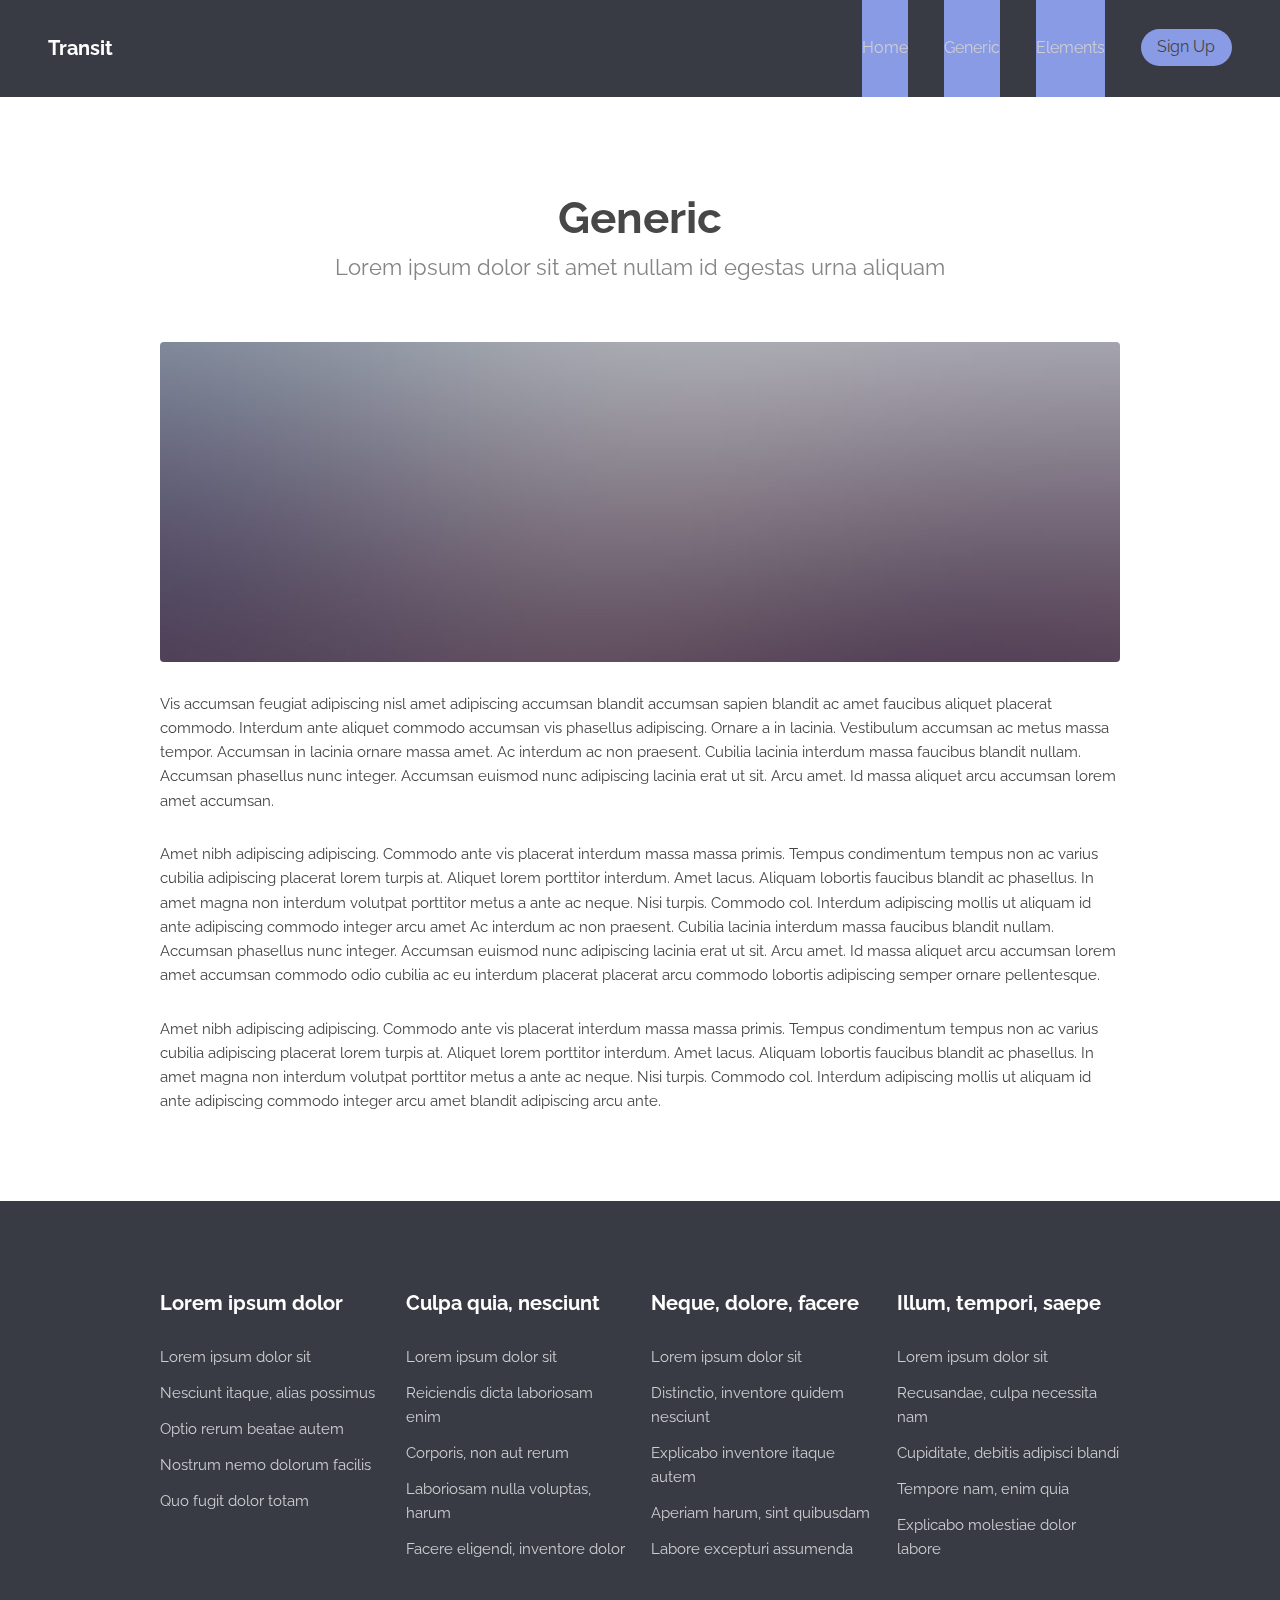
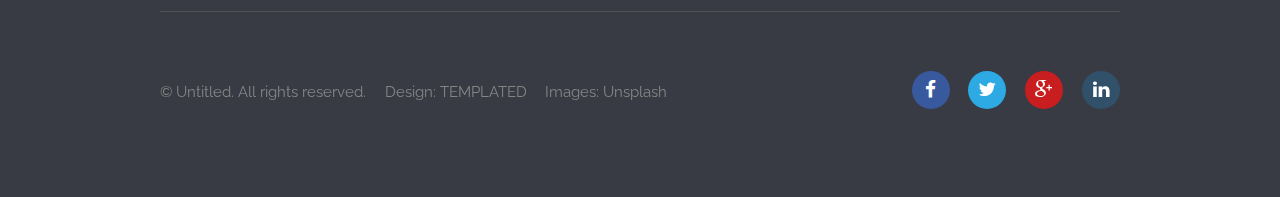
<file: generic.html>
<!DOCTYPE html>
<!--
	Transit by TEMPLATED
	templated.co @templatedco
	Released for free under the Creative Commons Attribution 3.0 license (templated.co/license)
-->
<html lang="en">
	<head>
		<meta charset="UTF-8">
		<title>Generic - Transit by TEMPLATED</title>
		<meta http-equiv="content-type" content="text/html; charset=utf-8" />
		<meta name="description" content="" />
		<meta name="keywords" content="" />
		<!--[if lte IE 8]><script src="js/html5shiv.js"></script><![endif]-->
		<script src="js/jquery.min.js"></script>
		<script src="js/skel.min.js"></script>
		<script src="js/skel-layers.min.js"></script>
		<script src="js/init.js"></script>
		<noscript>
			<link rel="stylesheet" href="css/skel.css" />
			<link rel="stylesheet" href="css/style.css" />
			<link rel="stylesheet" href="css/style-xlarge.css" />
		</noscript>
	</head>
	<body>

		<!-- Header -->
			<header id="header">
				<h1><a href="index.html">Transit</a></h1>
				<nav id="nav">
					<ul>
						<li><a href="index.html">Home</a></li>
						<li><a href="generic.html">Generic</a></li>
						<li><a href="elements.html">Elements</a></li>
						<li><a href="#" class="button special">Sign Up</a></li>
					</ul>
				</nav>
			</header>

		<!-- Main -->
			<section id="main" class="wrapper">
				<div class="container">

					<header class="major">
						<h2>Generic</h2>
						<p>Lorem ipsum dolor sit amet nullam id egestas urna aliquam</p>
					</header>

					<a href="#" class="image fit"><img src="images/pic07.jpg" alt="" /></a>
					<p>Vis accumsan feugiat adipiscing nisl amet adipiscing accumsan blandit accumsan sapien blandit ac amet faucibus aliquet placerat commodo. Interdum ante aliquet commodo accumsan vis phasellus adipiscing. Ornare a in lacinia. Vestibulum accumsan ac metus massa tempor. Accumsan in lacinia ornare massa amet. Ac interdum ac non praesent. Cubilia lacinia interdum massa faucibus blandit nullam. Accumsan phasellus nunc integer. Accumsan euismod nunc adipiscing lacinia erat ut sit. Arcu amet. Id massa aliquet arcu accumsan lorem amet accumsan.</p>
					<p>Amet nibh adipiscing adipiscing. Commodo ante vis placerat interdum massa massa primis. Tempus condimentum tempus non ac varius cubilia adipiscing placerat lorem turpis at. Aliquet lorem porttitor interdum. Amet lacus. Aliquam lobortis faucibus blandit ac phasellus. In amet magna non interdum volutpat porttitor metus a ante ac neque. Nisi turpis. Commodo col. Interdum adipiscing mollis ut aliquam id ante adipiscing commodo integer arcu amet Ac interdum ac non praesent. Cubilia lacinia interdum massa faucibus blandit nullam. Accumsan phasellus nunc integer. Accumsan euismod nunc adipiscing lacinia erat ut sit. Arcu amet. Id massa aliquet arcu accumsan lorem amet accumsan commodo odio cubilia ac eu interdum placerat placerat arcu commodo lobortis adipiscing semper ornare pellentesque.</p>
					<p>Amet nibh adipiscing adipiscing. Commodo ante vis placerat interdum massa massa primis. Tempus condimentum tempus non ac varius cubilia adipiscing placerat lorem turpis at. Aliquet lorem porttitor interdum. Amet lacus. Aliquam lobortis faucibus blandit ac phasellus. In amet magna non interdum volutpat porttitor metus a ante ac neque. Nisi turpis. Commodo col. Interdum adipiscing mollis ut aliquam id ante adipiscing commodo integer arcu amet blandit adipiscing arcu ante.</p>

				</div>
			</section>

		<!-- Footer -->
			<footer id="footer">
				<div class="container">
					<section class="links">
						<div class="row">
							<section class="3u 6u(medium) 12u$(small)">
								<h3>Lorem ipsum dolor</h3>
								<ul class="unstyled">
									<li><a href="#">Lorem ipsum dolor sit</a></li>
									<li><a href="#">Nesciunt itaque, alias possimus</a></li>
									<li><a href="#">Optio rerum beatae autem</a></li>
									<li><a href="#">Nostrum nemo dolorum facilis</a></li>
									<li><a href="#">Quo fugit dolor totam</a></li>
								</ul>
							</section>
							<section class="3u 6u$(medium) 12u$(small)">
								<h3>Culpa quia, nesciunt</h3>
								<ul class="unstyled">
									<li><a href="#">Lorem ipsum dolor sit</a></li>
									<li><a href="#">Reiciendis dicta laboriosam enim</a></li>
									<li><a href="#">Corporis, non aut rerum</a></li>
									<li><a href="#">Laboriosam nulla voluptas, harum</a></li>
									<li><a href="#">Facere eligendi, inventore dolor</a></li>
								</ul>
							</section>
							<section class="3u 6u(medium) 12u$(small)">
								<h3>Neque, dolore, facere</h3>
								<ul class="unstyled">
									<li><a href="#">Lorem ipsum dolor sit</a></li>
									<li><a href="#">Distinctio, inventore quidem nesciunt</a></li>
									<li><a href="#">Explicabo inventore itaque autem</a></li>
									<li><a href="#">Aperiam harum, sint quibusdam</a></li>
									<li><a href="#">Labore excepturi assumenda</a></li>
								</ul>
							</section>
							<section class="3u$ 6u$(medium) 12u$(small)">
								<h3>Illum, tempori, saepe</h3>
								<ul class="unstyled">
									<li><a href="#">Lorem ipsum dolor sit</a></li>
									<li><a href="#">Recusandae, culpa necessita nam</a></li>
									<li><a href="#">Cupiditate, debitis adipisci blandi</a></li>
									<li><a href="#">Tempore nam, enim quia</a></li>
									<li><a href="#">Explicabo molestiae dolor labore</a></li>
								</ul>
							</section>
						</div>
					</section>
					<div class="row">
						<div class="8u 12u$(medium)">
							<ul class="copyright">
								<li>&copy; Untitled. All rights reserved.</li>
								<li>Design: <a href="http://templated.co">TEMPLATED</a></li>
								<li>Images: <a href="http://unsplash.com">Unsplash</a></li>
							</ul>
						</div>
						<div class="4u$ 12u$(medium)">
							<ul class="icons">
								<li>
									<a class="icon rounded fa-facebook"><span class="label">Facebook</span></a>
								</li>
								<li>
									<a class="icon rounded fa-twitter"><span class="label">Twitter</span></a>
								</li>
								<li>
									<a class="icon rounded fa-google-plus"><span class="label">Google+</span></a>
								</li>
								<li>
									<a class="icon rounded fa-linkedin"><span class="label">LinkedIn</span></a>
								</li>
							</ul>
						</div>
					</div>
				</div>
			</footer>

	</body>
</html>
</file>
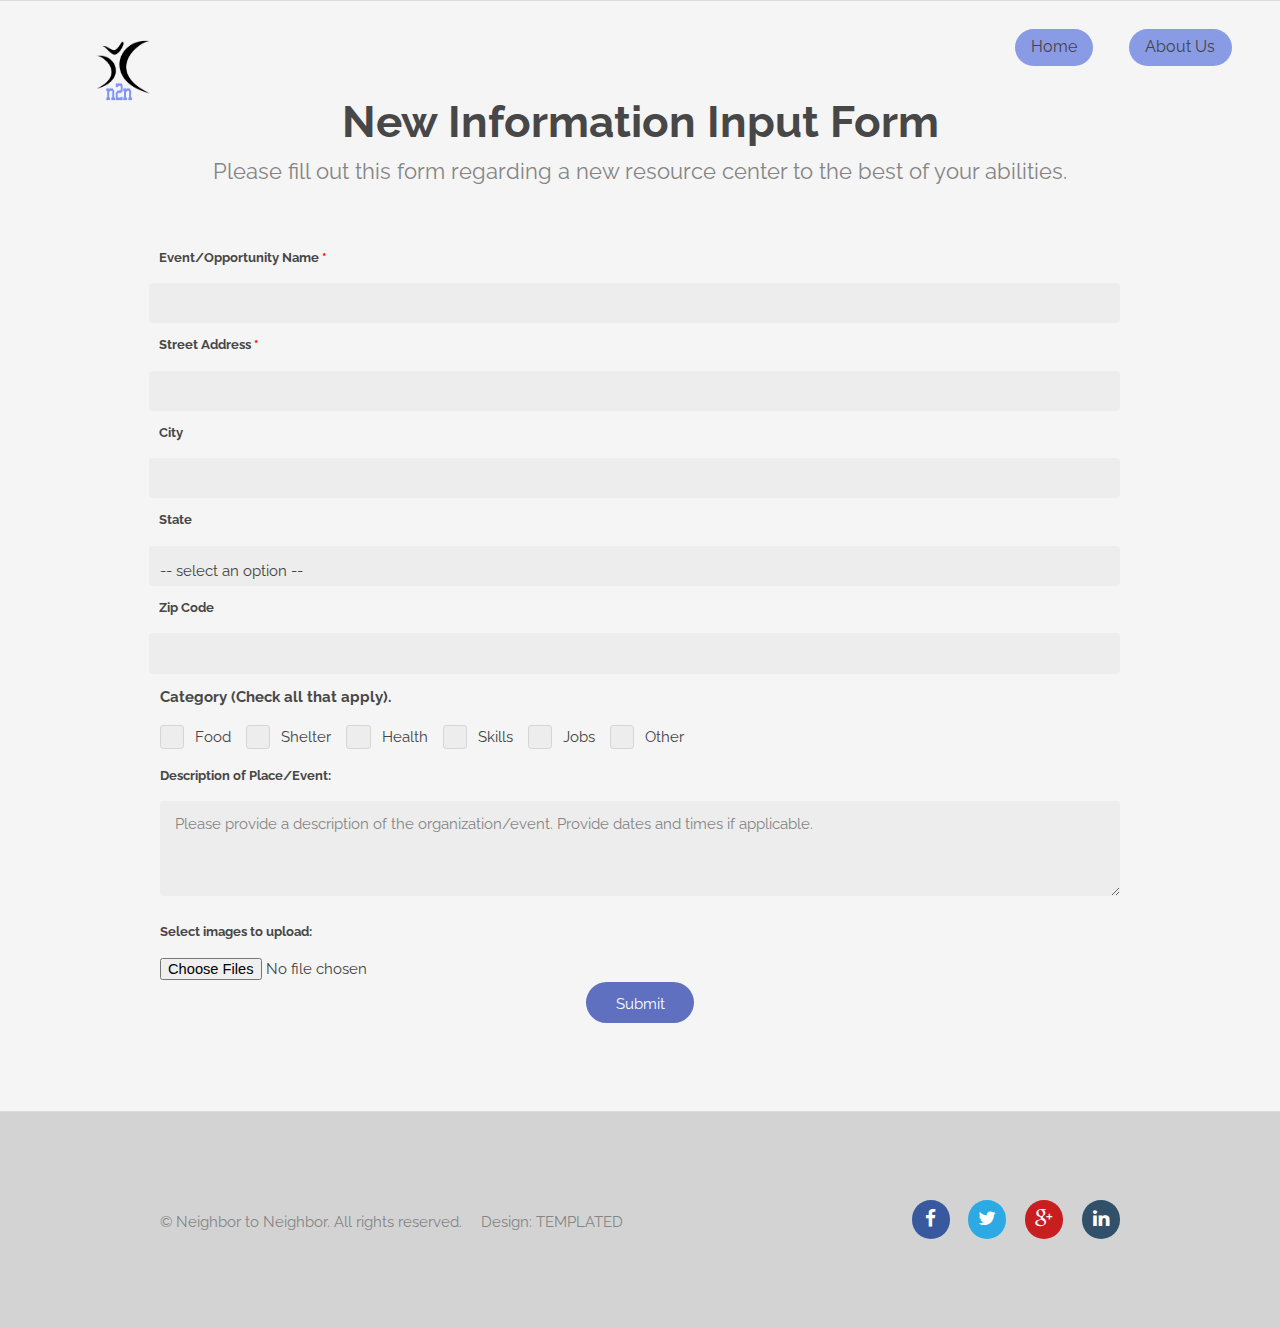
<file: newInfoForm.html>
<!DOCTYPE html>
<!--
	Transit by TEMPLATED
	templated.co @templatedco
	Released for free under the Creative Commons Attribution 3.0 license (templated.co/license)
-->
<html lang="en">
	<head>
		<meta charset="UTF-8">
		<title>Neighbor to Neighbor</title>
		<meta http-equiv="content-type" content="text/html; charset=utf-8" />
		<meta name="description" content="" />
		<meta name="keywords" content="" />
		<!--[if lte IE 8]><script src="/js/html5shiv.js"></script><![endif]-->
		<script src="./js/jquery.min.js"></script>
		<script src="./js/skel.min.js"></script>
		<script src="./js/skel-layers.min.js"></script>
		<script src="./js/init.js"></script>
		<script src="./js/otherFunc.js"></script>
		<script src="sweetalert-master/dist/sweetalert.min.js"></script>
		
		<noscript>
			<link rel="stylesheet" href="/css/skel.css"/>
			<link rel="stylesheet" href="/css/style.css"/>
			<link rel="stylesheet" href="/css/style-xlarge.css"/>
			<link rel="stylesheet" href="sweetalert-master/dist/sweetalert.css">
		</noscript>
	</head>
	<body class="landing">

		<!-- Header -->
			<header id="header">
				<h1><img src="images/logo.png" onclick="location.href='./index.html';" alt="Neighbor to Neighbor" height="150" width="150"> </h1>
				<nav id="nav">
					<ul>
						<li><a href="./index.html" class="button special">Home</a></li>
						<li><a href="./about.html" class="button special">About Us</a></li>
					</ul>
				</nav>
			</header>

		<!-- One -->
			<section id="one" class="wrapper style1 special">
				<div class="container">
					<header class="major">
						<h2>New Information Input Form</h2>
						<p>Please fill out this form regarding a new resource center to the best of your abilities.</p>
					</header>
							
					<link rel="stylesheet" href="./wickedpicker/stylesheets/wickedpicker.css">
					<script src="http://code.jquery.com/jquery-1.11.3.min.js"></script>
					<script src="wickedpicker/src/wickedpicker.js"></script>

						<form method="post" action="#">
						<div class="row uniform 50%">
							<!-- <div class="6u 12u$(2)"> -->
								<label for="event"> Event/Opportunity Name <font color="red">*</font></label>
								<input name="eventName" type="text"/>
								
								<label for="address"> Street Address <font color="red">*</font> </label>
								<input name="address" type="text"/>
								
								<label for="city"> City </label>
								<input name="city" type="text"/>
								
								<label for="state"> State </label>
								<select name="state">
									<option disabled selected value> -- select an option -- </option>
  									<option value="WashingtonDC">Washington D.C.</option>
  									<option value="Virginia">Virginia</option>
  									<option value="Maryland">Maryland</option>
								</select>
								
								<label for="zipCode"> Zip Code </label>
								<input name="zipCode" type="text"/>
								
							<div id="bottomStuff">
								<h4><label for="checkbox"> Category (Check all that apply).</label></h4>
								<input type="checkbox" name="category" id="categoryFood" value="Food"/>
								<label for="categoryFood">Food</label>
								
								<input type="checkbox" name="category" id="categoryShelter" value="Shelter"/> 
								<label for="categoryShelter">Shelter</label>
								
								<input type="checkbox" name="category" id="categoryHealth" value="Health"/>
								<label for="categoryHealth">Health</label>
								
								<input type="checkbox" name="category" id="categorySkills" value="Skills"/>
								<label for="categorySkills">Skills</label>
								
								<input type="checkbox" name="category" id="categoryJobs" value="Jobs"/>
								<label for="categoryJobs">Jobs</label>
								
								<input onchange="toggleOther();" type="checkbox" name="category" id="categoryOther" value="Other"/>
								<label for="categoryOther">Other</label>
								<input style="display:none" type="text" size="3" id="otherDescription" placeholder="Please specify category."/>
								
								<label for="descriptiontextBox"> Description of Place/Event:</label>
								<textarea name = "otherTextBox" id="descriptiontextBox" rows="3" cols="1" placeholder="Please provide a description of the organization/event. Provide dates and times if applicable."></textarea>
								<br>
   								 	<label for="file">Select images to upload:</label>
    								<input type="file" name="file[]" multiple />
							</div>
						</div>
						<!-- The commented-out input would be used if we had an actual server, but we need the alternate one for navigation to submitted/html -->
							<!-- <input type="submit" value="Submit Form" name="submitForm" onclick="location.href='./submitted.html';"> -->
							<div class="fakeButton" onclick="location.href='./submitted.html';">Submit</div>

						</form>
					
				</div>
			</section>

		
	

		<!-- Footer -->
			<footer id="footer2">
				<div class="container">
					<div class="row">
						<div class="8u 12u$(medium)">
							<ul class="copyright">
								<li>&copy; Neighbor to Neighbor. All rights reserved.</li>
								<li>Design: <a href="http://templated.co">TEMPLATED</a></li>
							</ul>
						</div>
						<div class="4u$ 12u$(medium)">
							<ul class="icons">
								<li>
									<a class="icon rounded fa-facebook"><span class="label">Facebook</span></a>
								</li>
								<li>
									<a class="icon rounded fa-twitter"><span class="label">Twitter</span></a>
								</li>
								<li>
									<a class="icon rounded fa-google-plus"><span class="label">Google+</span></a>
								</li>
								<li>
									<a class="icon rounded fa-linkedin"><span class="label">LinkedIn</span></a>
								</li>
							</ul>
						</div>
					</div>
				</div>
			</footer>

	</body>
</html>
</file>
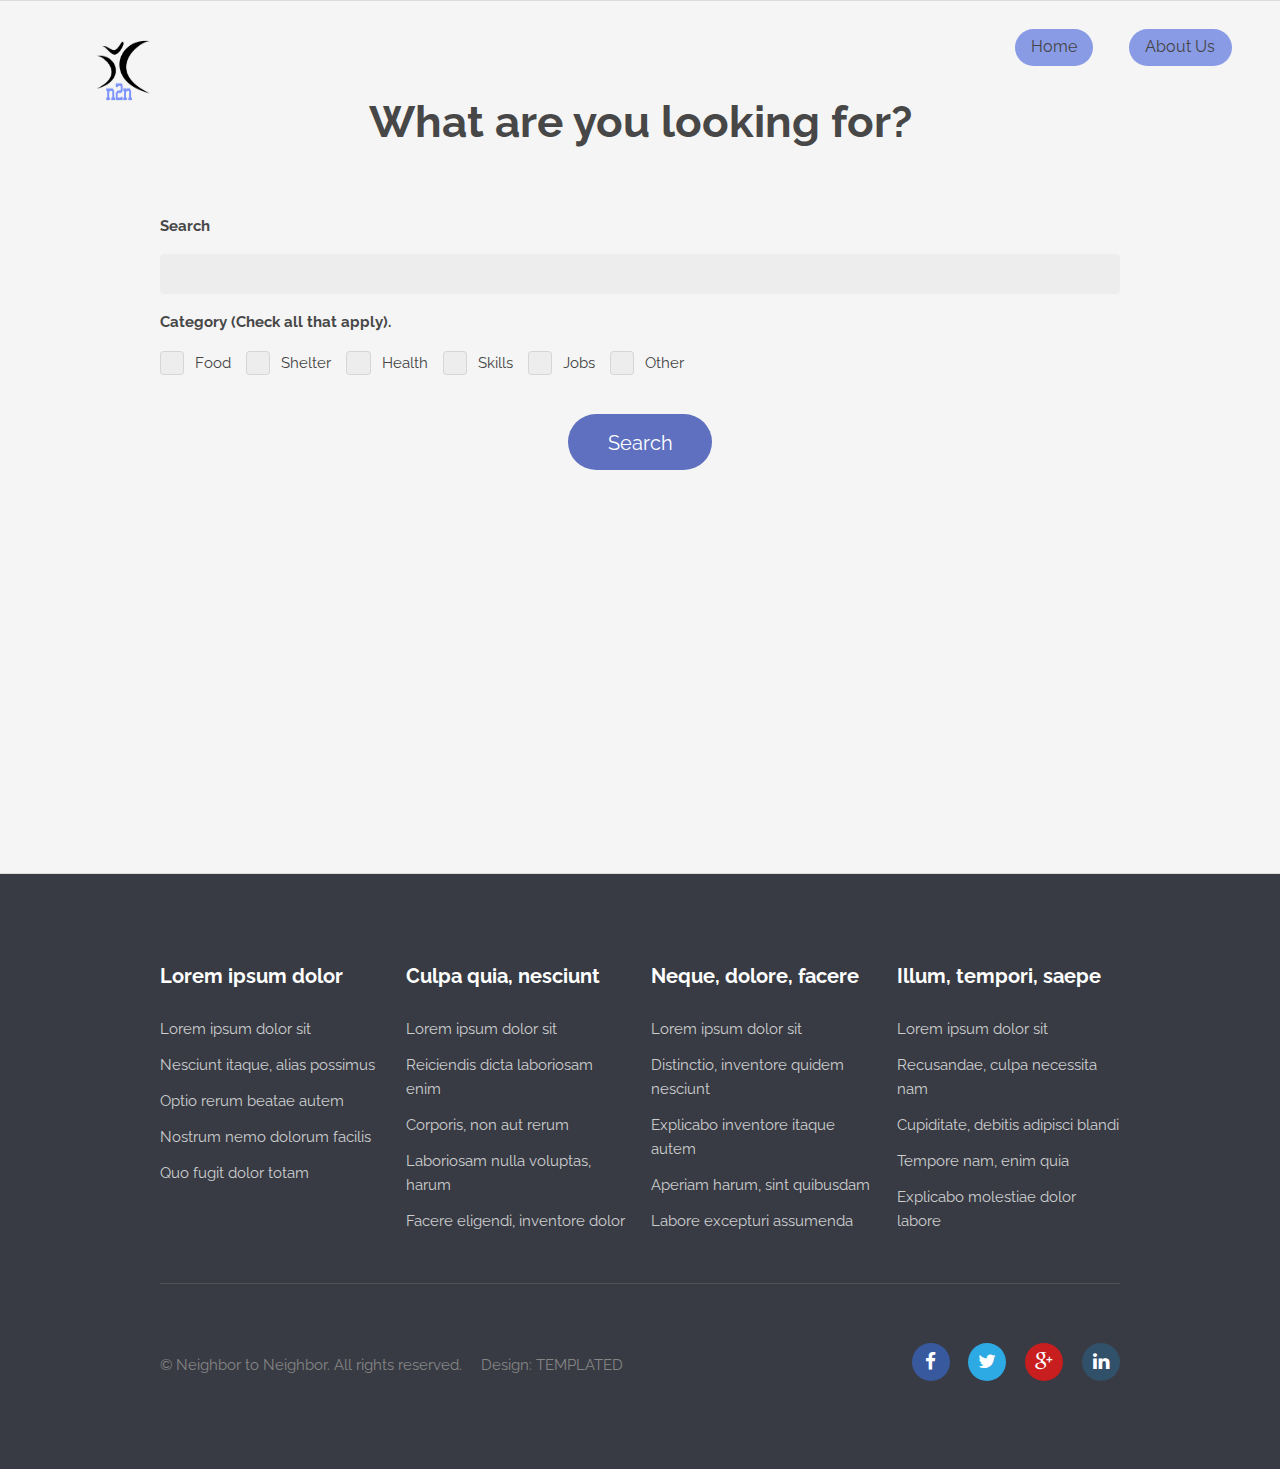
<file: search.html>
<!DOCTYPE html>
<!--
	Transit by TEMPLATED
	templated.co @templatedco
	Released for free under the Creative Commons Attribution 3.0 license (templated.co/license)
-->
<html lang="en">
	<head>
		<meta charset="UTF-8">
		<title>Neighbor to Neighbor</title>
		<meta http-equiv="content-type" content="text/html; charset=utf-8" />
		<meta name="description" content="" />
		<meta name="keywords" content="" />
		<!--[if lte IE 8]><script src="/js/html5shiv.js"></script><![endif]-->
		<script src="./js/jquery.min.js"></script>
		<script src="./js/skel.min.js"></script>
		<script src="./js/skel-layers.min.js"></script>
		<script src="./js/init.js"></script>
		<script src="js/search.js"></script>
		
		<noscript>
			<link rel="stylesheet" href="/css/skel.css"/>
			<link rel="stylesheet" href="/css/style.css"/>
			<link rel="stylesheet" href="/css/style-xlarge.css"/>
		</noscript>
	</head>
	<body class="landing" onload="searchOnLoad()">

		<!-- Header -->
			<header id="header">
				<h1><img src="images/logo.png" onclick="location.href='./index.html';" alt="Neighbor to Neighbor" height="150" width="150"> </h1>
				<nav id="nav">
					<ul>
						<li><a href="./index.html" class="button special">Home</a></li>
						<li><a href="./about.html" class="button special">About Us</a></li>
					</ul>
				</nav>
			</header>

		<!-- One -->
			<section id="one" class="wrapper style1 special">
				<div class="container">
					<header class="major">
						<h2>What are you looking for?</h2>
					</header>
							
					<link rel="stylesheet" href="./wickedpicker/stylesheets/wickedpicker.css">
					<script src="http://code.jquery.com/jquery-1.11.3.min.js"></script>
					<script src="wickedpicker/src/wickedpicker.js"></script>

						<form method="post" action="#">
						<div class="row uniform 50%">
							<!-- <div class="6u 12u$(2)"> -->
								
							<div id="bottomStuff">

								<h4><label for="event"> Search </label><h4>
								<input id="searchEventName" name="eventName" type="text"/>

								<h4><label for="checkbox"> Category (Check all that apply).</label></h4>
								<input type="checkbox" name="category" id="categoryFood" value="Food"/>
								<label for="categoryFood">Food</label>
								
								<input type="checkbox" name="category" id="categoryShelter" value="Shelter"/> 
								<label for="categoryShelter">Shelter</label>
								
								<input type="checkbox" name="category" id="categoryHealth" value="Health"/>
								<label for="categoryHealth">Health</label>
								
								<input type="checkbox" name="category" id="categorySkills" value="Skills"/>
								<label for="categorySkills">Skills</label>
								
								<input type="checkbox" name="category" id="categoryJobs" value="Jobs"/>
								<label for="categoryJobs">Jobs</label>
								
								<input onchange="showHideControl();" type="checkbox" name="category" id="categoryOther" value="Other"/>
								<label for="categoryOther">Other</label>
								<input style="display:none" type="text" size="3" id="otherCategoryDescription" placeholder="Please specify category."/>
								
								
							</div>
						</div>
						<br>
						<a id="searchSubmit" class="button big">Search</a>
	<!-- onclick="location.href='./searchResults.html';" -->
						<!-- <input type="submit" value="Search" name="submitSearch"> -->

						</form>
					
				</div>
				<br>
				<br>
				<br><br><br><br><br><br><br><br><br><br><br>
			</section>
		
	

		<!-- Footer -->
			<footer id="footer">
				<div class="container">
					<section class="links">
						<div class="row">
							<section class="3u 6u(medium) 12u$(small)">
								<h3>Lorem ipsum dolor</h3>
								<ul class="unstyled">
									<li><a href="#">Lorem ipsum dolor sit</a></li>
									<li><a href="#">Nesciunt itaque, alias possimus</a></li>
									<li><a href="#">Optio rerum beatae autem</a></li>
									<li><a href="#">Nostrum nemo dolorum facilis</a></li>
									<li><a href="#">Quo fugit dolor totam</a></li>
								</ul>
							</section>
							<section class="3u 6u$(medium) 12u$(small)">
								<h3>Culpa quia, nesciunt</h3>
								<ul class="unstyled">
									<li><a href="#">Lorem ipsum dolor sit</a></li>
									<li><a href="#">Reiciendis dicta laboriosam enim</a></li>
									<li><a href="#">Corporis, non aut rerum</a></li>
									<li><a href="#">Laboriosam nulla voluptas, harum</a></li>
									<li><a href="#">Facere eligendi, inventore dolor</a></li>
								</ul>
							</section>
							<section class="3u 6u(medium) 12u$(small)">
								<h3>Neque, dolore, facere</h3>
								<ul class="unstyled">
									<li><a href="#">Lorem ipsum dolor sit</a></li>
									<li><a href="#">Distinctio, inventore quidem nesciunt</a></li>
									<li><a href="#">Explicabo inventore itaque autem</a></li>
									<li><a href="#">Aperiam harum, sint quibusdam</a></li>
									<li><a href="#">Labore excepturi assumenda</a></li>
								</ul>
							</section>
							<section class="3u$ 6u$(medium) 12u$(small)">
								<h3>Illum, tempori, saepe</h3>
								<ul class="unstyled">
									<li><a href="#">Lorem ipsum dolor sit</a></li>
									<li><a href="#">Recusandae, culpa necessita nam</a></li>
									<li><a href="#">Cupiditate, debitis adipisci blandi</a></li>
									<li><a href="#">Tempore nam, enim quia</a></li>
									<li><a href="#">Explicabo molestiae dolor labore</a></li>
								</ul>
							</section>
						</div>
					</section>
					<div class="row">
						<div class="8u 12u$(medium)">
							<ul class="copyright">
								<li>&copy; Neighbor to Neighbor. All rights reserved.</li>
								<li>Design: <a href="http://templated.co">TEMPLATED</a></li>
							</ul>
						</div>
						<div class="4u$ 12u$(medium)">
							<ul class="icons">
								<li>
									<a class="icon rounded fa-facebook"><span class="label">Facebook</span></a>
								</li>
								<li>
									<a class="icon rounded fa-twitter"><span class="label">Twitter</span></a>
								</li>
								<li>
									<a class="icon rounded fa-google-plus"><span class="label">Google+</span></a>
								</li>
								<li>
									<a class="icon rounded fa-linkedin"><span class="label">LinkedIn</span></a>
								</li>
							</ul>
						</div>
					</div>
				</div>
			</footer>

	</body>
</html>
</file>
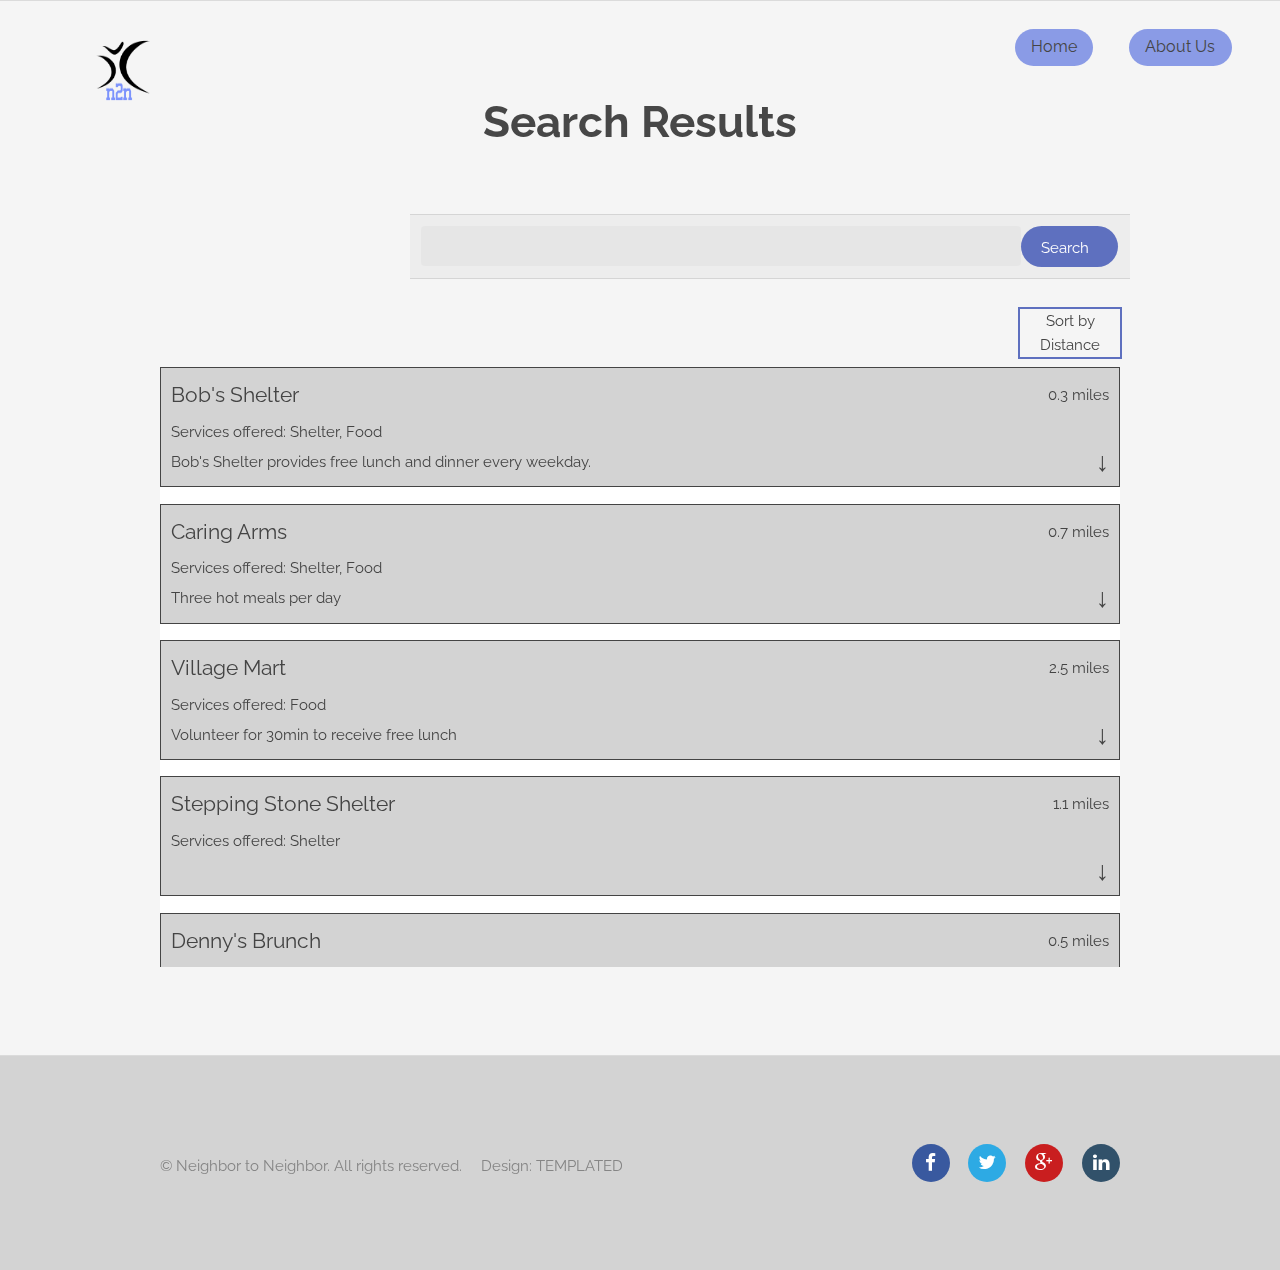
<file: searchResults.html>
<!DOCTYPE html>
<!--
	Transit by TEMPLATED
	templated.co @templatedco
	Released for free under the Creative Commons Attribution 3.0 license (templated.co/license)
-->
<html lang="en">
	<head>
		<meta charset="UTF-8">
		<title>Neighbor to Neighbor</title>
		<meta http-equiv="content-type" content="text/html; charset=utf-8" />
		<meta name="description" content="" />
		<meta name="keywords" content="" />
		<!--[if lte IE 8]><script src="/js/html5shiv.js"></script><![endif]-->
		<script src="./js/jquery.min.js"></script>
		<script src="./js/skel.min.js"></script>
		<script src="./js/skel-layers.min.js"></script>
		<script src="./js/init.js"></script>
		<script src="js/searchResults.js"></script>
		
		<noscript>
			<link rel="stylesheet" href="/css/skel.css"/>
			<link rel="stylesheet" href="/css/style.css"/>
			<link rel="stylesheet" href="/css/style-xlarge.css"/>
		</noscript>
	</head>
	<body class="landing" onload="searchResultsOnLoad()">

		<!-- Header -->
			<header id="header">
				<h1><img src="images/logo.png" onclick="location.href='./index.html';" alt="Neighbor to Neighbor" height="150" width="150"> </h1>
				<nav id="nav">
					<ul>
						<li><a href="./index.html" class="button special">Home</a></li>
						<li><a href="./about.html" class="button special">About Us</a></li>
					</ul>
				</nav>
			</header>

		<!-- One -->
			<section id="one" class="wrapper style1 special">
				<div class="container">
					<header class="major">
						<h2>Search Results</h2>
					</header>
					
					
					<table id="table" width="200" border="1" cellpadding="5">
						<tr>
						  <td>
							<input type="text" id="queryBar"><div id="querySearch" class="fakeButton">Search</div>
						  </td>
						</tr>
					  </table>
					<div><div id="toggleSearch" onclick="toggleSearch();">Sort by Distance</div></div>	
					<br class="clear">					
					
					<div id="resultsBox" class="results"></div>
							
					<link rel="stylesheet" href="./wickedpicker/stylesheets/wickedpicker.css">
					<script src="http://code.jquery.com/jquery-1.11.3.min.js"></script>
					<script src="wickedpicker/src/wickedpicker.js"></script>

						<form method="post" action="#">
						<div class="row uniform 50%">
							<!-- <div class="6u 12u$(2)"> -->
								
							<div id="bottomStuff">

								
	
							</div>

						</div>
							

						</form>
					
				</div>
			</section>

		
	

		<!-- Footer -->
			<footer id="footer2">
				<div class="container">
					
					<div class="row">
						<div class="8u 12u$(medium)">
							<ul class="copyright">
								<li>&copy; Neighbor to Neighbor. All rights reserved.</li>
								<li>Design: <a href="http://templated.co">TEMPLATED</a></li>
							</ul>
						</div>
						<div class="4u$ 12u$(medium)">
							<ul class="icons">
								<li>
									<a class="icon rounded fa-facebook"><span class="label">Facebook</span></a>
								</li>
								<li>
									<a class="icon rounded fa-twitter"><span class="label">Twitter</span></a>
								</li>
								<li>
									<a class="icon rounded fa-google-plus"><span class="label">Google+</span></a>
								</li>
								<li>
									<a class="icon rounded fa-linkedin"><span class="label">LinkedIn</span></a>
								</li>
							</ul>
						</div>
					</div>
				</div>
			</footer>

	</body>
</html>
</file>
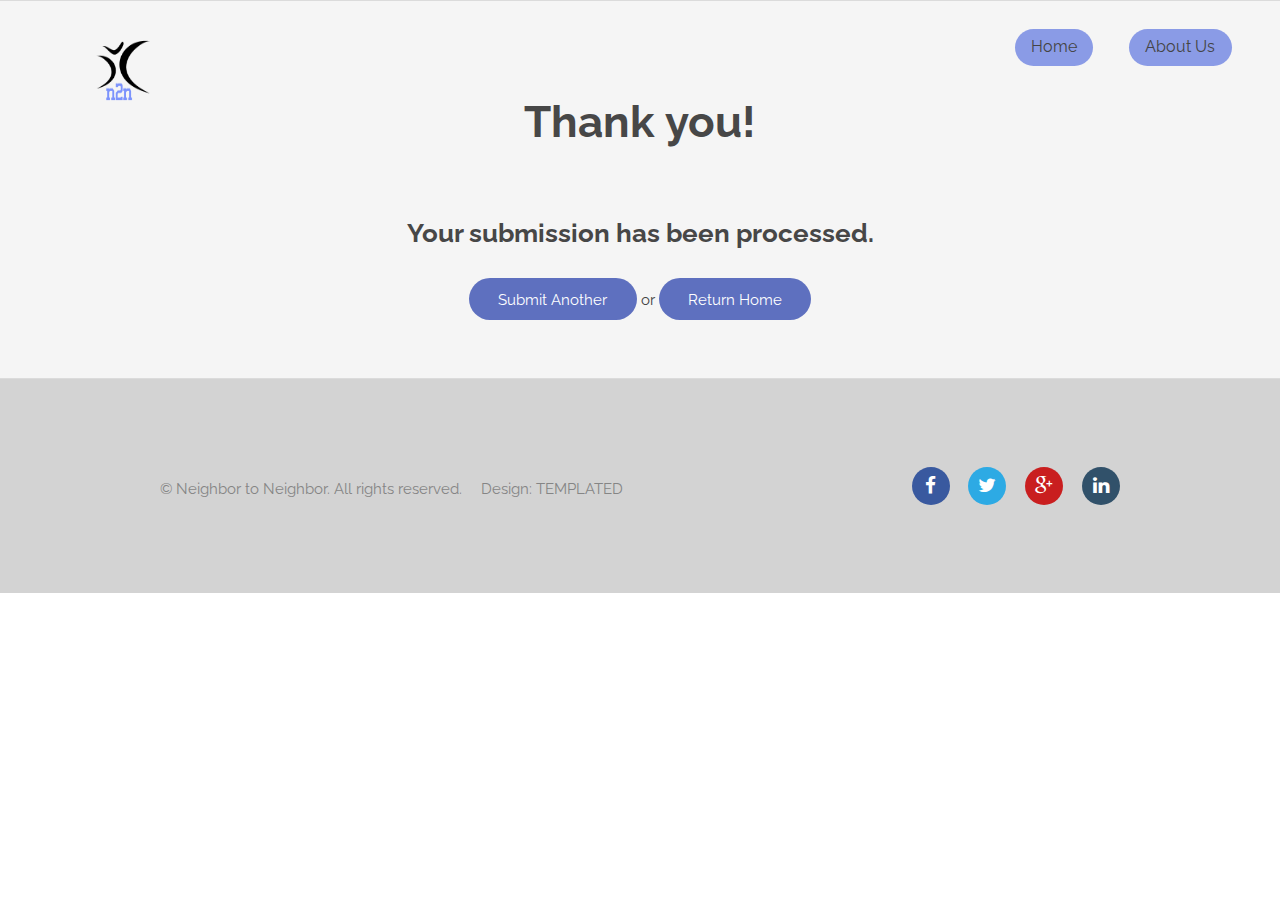
<file: submitted.html>
<!DOCTYPE html>
<!--
	Transit by TEMPLATED
	templated.co @templatedco
	Released for free under the Creative Commons Attribution 3.0 license (templated.co/license)
-->
<html lang="en">
	<head>
		<meta charset="UTF-8">
		<title>Neighbor to Neighbor</title>
		<meta http-equiv="content-type" content="text/html; charset=utf-8" />
		<meta name="description" content="" />
		<meta name="keywords" content="" />
		<!--[if lte IE 8]><script src="/js/html5shiv.js"></script><![endif]-->
		<script src="./js/jquery.min.js"></script>
		<script src="./js/skel.min.js"></script>
		<script src="./js/skel-layers.min.js"></script>
		<script src="./js/init.js"></script>
		<script src="js/searchResults.js"></script>
		
		<noscript>
			<link rel="stylesheet" href="/css/skel.css"/>
			<link rel="stylesheet" href="/css/style.css"/>
			<link rel="stylesheet" href="/css/style-xlarge.css"/>
		</noscript>
	</head>
	<body class="landing">

		<!-- Header -->
			<header id="header">
				<h1><img src="images/logo.png" onclick="location.href='./index.html';" alt="Neighbor to Neighbor" height="150" width="150"> </h1>
				<nav id="nav">
					<ul>
						<li><a href="./index.html" class="button special">Home</a></li>
						<li><a href="./about.html" class="button special">About Us</a></li>
					</ul>
				</nav>
			</header>

		<!-- One -->
			<section id="one" class="wrapper style1 special">
				<div class="container">
					<header class="major">
						<h2>Thank you!</h2>
					</header>
					<h2 id="thankYouText">Your submission has been processed.</h2>
					<div class="fakeButton" onclick="location.href='./newInfoForm.html';">Submit Another</div> or <div class="fakeButton" onclick="location.href='./index.html';">Return Home</div>

					
				</div>
			</section>

		
	

		<!-- Footer -->
			<footer id="footer2">
				<div class="container">
					
					<div class="row">
						<div class="8u 12u$(medium)">
							<ul class="copyright">
								<li>&copy; Neighbor to Neighbor. All rights reserved.</li>
								<li>Design: <a href="http://templated.co">TEMPLATED</a></li>
							</ul>
						</div>
						<div class="4u$ 12u$(medium)">
							<ul class="icons">
								<li>
									<a class="icon rounded fa-facebook"><span class="label">Facebook</span></a>
								</li>
								<li>
									<a class="icon rounded fa-twitter"><span class="label">Twitter</span></a>
								</li>
								<li>
									<a class="icon rounded fa-google-plus"><span class="label">Google+</span></a>
								</li>
								<li>
									<a class="icon rounded fa-linkedin"><span class="label">LinkedIn</span></a>
								</li>
							</ul>
						</div>
					</div>
				</div>
			</footer>

	</body>
</html>
</file>
<file: css/style-xlarge.css>
/*
	Transit by TEMPLATED
	templated.co @templatedco
	Released for free under the Creative Commons Attribution 3.0 license (templated.co/license)
*/

/* Basic */

	body, input, select, textarea {
		font-size: 11pt;
	}
</file>
<file: sweetalert-master/example/example.css>
@import url(http://fonts.googleapis.com/css?family=Open+Sans:400,600,700,300);
@import url(http://fonts.googleapis.com/css?family=Open+Sans+Condensed:700);
body {
  background-color: #f2f4f6;
  font-family: 'Open Sans', sans-serif;
  text-align: center; }

h1 {
  background-image: url("images/logo_big.png");
  background-image: -webkit-image-set(url("images/logo_big.png") 1x, url("images/logo_big@2x.png") 2x);
  width: 385px;
  height: 81px;
  text-indent: -9999px;
  white-space: nowrap;
  margin: 50px auto; }
  @media all and (max-width: 420px) {
    h1 {
      width: 300px;
      background-size: contain;
      background-repeat: no-repeat;
      background-position: center; } }
  @media all and (max-width: 330px) {
    h1 {
      width: 250px; } }

h2 {
  font-size: 20px;
  color: #A9B2BC;
  line-height: 25px;
  text-transform: uppercase;
  font-weight: 300;
  text-align: center;
  display: block; }

h3 {
  font-size: 28px;
  color: #C7CCD1;
  text-transform: uppercase;
  font-family: 'Open Sans Condensed', sans-serif;
  margin-top: 100px;
  text-align: center;
  position: relative; }
  h3#download-section {
    margin-top: 50px;
    padding-top: 40px; }
  h3::after {
    content: "";
    background-color: #e2e5e8;
    height: 4px;
    width: 700px;
    left: 50%;
    margin-left: -350px;
    position: absolute;
    margin-top: -50px;
    border-radius: 2px; }
    @media all and (max-width: 740px) {
      h3::after {
        width: auto;
        left: 20px;
        right: 20px;
        margin-left: 0; } }

a {
  text-decoration: none; }

p {
  max-width: 826px;
  margin: 30px auto;
  font-size: 17px;
  font-weight: 300;
  color: #848D94;
  line-height: 25px;
  text-align: left; }
  p.center {
    text-align: center; }
  p strong {
    color: #8A8F94;
    font-weight: 600; }
  p a {
    color: #9ECADF;
    font-weight: 600; }
    p a:hover {
      text-decoration: underline; }
    p a.twitter {
      color: #5eaade; }
    p a.dribbble {
      color: #f26798; }
    p a.github {
      color: #323131; }

button, .button {
  background-color: #AEDEF4;
  color: white;
  border: none;
  box-shadow: none;
  font-size: 17px;
  font-weight: 500;
  font-weight: 600;
  border-radius: 3px;
  padding: 15px 35px;
  margin: 26px 5px 0 5px;
  cursor: pointer; }
  button:focus, .button:focus {
    outline: none; }
  button:hover, .button:hover {
    background-color: #a1d9f2; }
  button:active, .button:active {
    background-color: #81ccee; }
  button.cancel, .button.cancel {
    background-color: #D0D0D0; }
    button.cancel:hover, .button.cancel:hover {
      background-color: #c8c8c8; }
    button.cancel:active, .button.cancel:active {
      background-color: #b6b6b6; }
  button.download, .button.download {
    position: fixed;
    right: 30px;
    top: 0;
    background-color: rgba(255, 255, 255, 0.9);
    color: #ABCADA;
    font-weight: 500;
    text-transform: uppercase;
    z-index: 3; }
    @media all and (max-width: 1278px) {
      button.download, .button.download {
        display: none; } }

.center-container {
  max-width: 700px;
  margin: 70px auto; }

pre {
  background-color: #49483e;
  color: #f8f8f2;
  padding: 10px;
  border-radius: 5px;
  white-space: pre-line;
  text-align: left;
  font-size: 14px;
  max-width: 600px; }
  pre .str {
    color: #e6db74; }
  pre .func {
    color: #66d9ef; }
  pre .val {
    color: #a381ff; }
  pre .tag {
    color: #e92772; }
  pre .attr {
    color: #a6e22d; }
  pre .arg {
    color: #fd9720; }

.showcase {
  background-color: #eceef0;
  padding: 20px;
  display: inline-block;
  width: 383px;
  vertical-align: top;
  position: relative; }
  @media all and (max-width: 865px) {
    .showcase {
      margin: 5px auto;
      padding: 46px 20px; } }
  @media all and (max-width: 440px) {
    .showcase {
      width: auto; } }
  .showcase h4 {
    font-size: 16px;
    color: #BCBCBC;
    line-height: 22px;
    margin: 0 auto;
    font-weight: 400; }
  .showcase.sweet h4 {
    width: 117px;
    height: 25px;
    margin-top: -3px;
    text-indent: -9999px;
    background-image: url("images/logo_small.png");
    background-image: -webkit-image-set(url("images/logo_small.png") 1x, url("images/logo_small@2x.png") 2x); }
  .showcase h5 {
    margin-bottom: -7px;
    text-align: left;
    font-weight: 500;
    text-transform: uppercase;
    color: #c2c2c2; }
  .showcase button {
    margin-bottom: 10px; }
  .showcase .vs-icon {
    background-image: url("images/vs_icon.png");
    background-image: -webkit-image-set(url("images/vs_icon.png") 1x, url("images/vs_icon@2x.png") 2x);
    width: 69px;
    height: 69px;
    position: absolute;
    right: -34px;
    top: 60px;
    z-index: 2; }
    @media all and (max-width: 865px) {
      .showcase .vs-icon {
        margin: 5px auto;
        right: auto;
        left: 50%;
        margin-left: -35px;
        top: auto;
        bottom: -35px; } }

ul.examples {
  list-style-type: none;
  width: 700px;
  margin: 0 auto;
  text-align: left;
  padding-left: 0; }
  @media all and (max-width: 758px) {
    ul.examples {
      width: auto; } }
  ul.examples li {
    padding-left: 0; }
  ul.examples .ui, ul.examples pre {
    display: inline-block;
    vertical-align: top; }
    @media all and (max-width: 758px) {
      ul.examples .ui, ul.examples pre {
        display: block;
        max-width: none;
        margin: 0 auto; } }
  ul.examples .ui {
    width: 300px;
    text-align: center; }
    ul.examples .ui button {
      margin-top: 12px; }
    ul.examples .ui p {
      text-align: center;
      margin-bottom: 0; }
  ul.examples pre {
    max-width: 370px;
    margin-top: 67px; }
    @media all and (max-width: 758px) {
      ul.examples pre {
        margin-top: 16px !important;
        margin-bottom: 60px; } }
  ul.examples .warning pre {
    margin-top: 93px; }

ol {
  max-width: 700px;
  margin: 70px auto;
  list-style-position: inside;
  padding-left: 0; }
  ol li {
    color: #A7ADB2; }
    ol li p {
      margin-bottom: 10px; }

table {
  width: 700px;
  font-size: 14px;
  color: #8a8f94;
  margin: 10px auto;
  text-align: left;
  border-collapse: collapse; }
  @media all and (max-width: 750px) {
    table {
      width: auto;
      margin: 10px 20px; } }
  table th {
    background-color: white;
    padding: 9px;
    color: #acb9be;
    font-weight: 400;
    text-align: center;
    position: relative; }
    table th .border-left, table th .border-right {
      position: absolute;
      background-color: white;
      border-radius: 50%;
      top: 0;
      left: -17px;
      width: 37px;
      height: 37px; }
    table th .border-right {
      left: auto;
      right: -17px; }
    @media all and (max-width: 750px) {
      table th:nth-child(2) {
        display: none; } }
  table td {
    padding: 10px 20px;
    vertical-align: top; }
    table td:first-child {
      padding-left: 0px; }
    table td:last-child {
      padding-right: 0px; }
    @media all and (max-width: 750px) {
      table td:nth-child(2) {
        display: none; } }
    @media all and (max-width: 360px) {
      table td {
        padding: 10px 4px; }
        table td b {
          font-size: 13px; } }

footer {
  margin-top: 100px;
  padding-bottom: 30px;
  color: #9A999F;
  display: inline-block;
  position: relative;
  color: gray;
  font-weight: 400;
  color: #93a1aa;
  font-weight: 300; }
  footer .te-logo {
    text-indent: -99999px;
    background-size: contain;
    background-repeat: no-repeat;
    background-position: center center;
    height: 16px;
    width: 16px;
    display: inline-block;
    margin-right: 5px;
    background-image: url("images/te-logo-small.svg");
    position: absolute;
    left: -22px;
    top: 3px; }

.sweet-alert.twitter {
  font-family: "Helvetica Neue", Helvetica, Arial, sans-serif;
  padding: 15px;
  padding-top: 55px;
  text-align: right;
  border-radius: 6px;
  box-shadow: 0px 0px 0px 1px rgba(0, 0, 0, 0.11), 0px 6px 30px rgba(0, 0, 0, 0.14); }
  .sweet-alert.twitter ~ .sweet-overlay {
    background: rgba(41, 47, 51, 0.9); }
  .sweet-alert.twitter h2 {
    position: absolute;
    top: 0;
    left: 0;
    right: 0;
    height: 40px;
    line-height: 40px;
    font-size: 16px;
    font-weight: 400;
    color: #8899a6;
    margin: 0;
    color: #66757f;
    border-bottom: 1px solid #e1e8ed; }
  .sweet-alert.twitter p {
    display: block;
    text-align: center;
    color: #66757f;
    font-weight: 400;
    font-size: 13px;
    margin-top: 7px; }
  .sweet-alert.twitter .sa-button-container {
    background-color: #f5f8fa;
    border-top: 1px solid #e1e8ed;
    box-shadow: 0px -1px 0px white;
    margin: -15px;
    margin-top: 0; }
  .sweet-alert.twitter[data-has-confirm-button=false][data-has-cancel-button=false] {
    padding-bottom: 10px; }
    .sweet-alert.twitter[data-has-confirm-button=false][data-has-cancel-button=false] .sa-button-container {
      display: none; }
  .sweet-alert.twitter button {
    border-radius: 2px;
    box-shadow: none !important;
    text-shadow: 0px -1px 0px rgba(0, 0, 0, 0.3);
    margin: 17px 0px;
    border-radius: 4px;
    font-size: 14px;
    font-weight: 600;
    padding: 8px 16px;
    position: relative; }
    .sweet-alert.twitter button:focus, .sweet-alert.twitter button.cancel:focus {
      box-shadow: none !important; }
      .sweet-alert.twitter button:focus::before, .sweet-alert.twitter button.cancel:focus::before {
        content: "";
        position: absolute;
        left: -5px;
        top: -5px;
        right: -5px;
        bottom: -5px;
        border: 2px solid #a5b0b4;
        border-radius: 8px; }
    .sweet-alert.twitter button.confirm {
      background-color: #55acee !important;
      background-image: linear-gradient(transparent, rgba(0, 0, 0, 0.05));
      -ms-filter: "progid:DXImageTransform.Microsoft.gradient(startColorstr=#00000000, endColorstr=#0C000000)";
      border: 1px solid #3b88c3;
      box-shadow: inset 0 1px 0 rgba(255, 255, 255, 0.15);
      margin-right: 15px; }
      .sweet-alert.twitter button.confirm:hover {
        background-color: #55acee;
        background-image: linear-gradient(transparent, rgba(0, 0, 0, 0.15));
        -ms-filter: "progid:DXImageTransform.Microsoft.gradient(startColorstr=#00000000, endColorstr=#26000000)";
        border-color: #3b88c3; }
    .sweet-alert.twitter button.cancel {
      color: #66757e;
      background-color: #f5f8fa;
      background-image: linear-gradient(#fff, #f5f8fa);
      text-shadow: 0px -1px 0px white;
      margin-right: 9px;
      border: 1px solid #e1e8ed; }
      .sweet-alert.twitter button.cancel:hover, .sweet-alert.twitter button.cancel:focus:hover {
        background-color: #e1e8ed;
        background-image: linear-gradient(#fff, #e1e8ed);
        -ms-filter: "progid:DXImageTransform.Microsoft.gradient(enabled=false)";
        border-color: #e1e8ed; }
      .sweet-alert.twitter button.cancel:focus {
        background: #fff;
        border-color: #fff; }
  .sweet-alert.twitter .sa-icon {
    transform: scale(0.72);
    margin-bottom: -2px;
    margin-top: -10px; }
  .sweet-alert.twitter input {
    border: 1px solid #e1e8ed;
    border-radius: 3px;
    padding: 10px 7px;
    height: auto;
    box-shadow: none;
    font-size: 13px;
    margin: 10px 0; }
    .sweet-alert.twitter input:focus {
      border-color: #94A1A6;
      box-shadow: inset 0 0 0 1px rgba(77, 99, 107, 0.7); }
  .sweet-alert.twitter fieldset .sa-input-error {
    display: none; }
  .sweet-alert.twitter .sa-error-container {
    text-align: center;
    border: none;
    background-color: #fbedc0;
    margin-bottom: 6px; }
    .sweet-alert.twitter .sa-error-container.show {
      border: 1px solid #f0e1b9; }
    .sweet-alert.twitter .sa-error-container .icon {
      display: none; }
    .sweet-alert.twitter .sa-error-container p {
      color: #292f33;
      font-weight: 600;
      margin-top: 0; }
</file>
<file: sweetalert-master/dist/sweetalert.css>
body.stop-scrolling {
  height: 100%;
  overflow: hidden; }

.sweet-overlay {
  background-color: black;
  /* IE8 */
  -ms-filter: "progid:DXImageTransform.Microsoft.Alpha(Opacity=40)";
  /* IE8 */
  background-color: rgba(0, 0, 0, 0.4);
  position: fixed;
  left: 0;
  right: 0;
  top: 0;
  bottom: 0;
  display: none;
  z-index: 10000; }

.sweet-alert {
  background-color: white;
  font-family: 'Open Sans', 'Helvetica Neue', Helvetica, Arial, sans-serif;
  width: 478px;
  padding: 17px;
  border-radius: 5px;
  text-align: center;
  position: fixed;
  left: 50%;
  top: 50%;
  margin-left: -256px;
  margin-top: -200px;
  overflow: hidden;
  display: none;
  z-index: 99999; }
  @media all and (max-width: 540px) {
    .sweet-alert {
      width: auto;
      margin-left: 0;
      margin-right: 0;
      left: 15px;
      right: 15px; } }
  .sweet-alert h2 {
    color: #575757;
    font-size: 30px;
    text-align: center;
    font-weight: 600;
    text-transform: none;
    position: relative;
    margin: 25px 0;
    padding: 0;
    line-height: 40px;
    display: block; }
  .sweet-alert p {
    color: #797979;
    font-size: 16px;
    text-align: center;
    font-weight: 300;
    position: relative;
    text-align: inherit;
    float: none;
    margin: 0;
    padding: 0;
    line-height: normal; }
  .sweet-alert fieldset {
    border: none;
    position: relative; }
  .sweet-alert .sa-error-container {
    background-color: #f1f1f1;
    margin-left: -17px;
    margin-right: -17px;
    overflow: hidden;
    padding: 0 10px;
    max-height: 0;
    webkit-transition: padding 0.15s, max-height 0.15s;
    transition: padding 0.15s, max-height 0.15s; }
    .sweet-alert .sa-error-container.show {
      padding: 10px 0;
      max-height: 100px;
      webkit-transition: padding 0.2s, max-height 0.2s;
      transition: padding 0.25s, max-height 0.25s; }
    .sweet-alert .sa-error-container .icon {
      display: inline-block;
      width: 24px;
      height: 24px;
      border-radius: 50%;
      background-color: #ea7d7d;
      color: white;
      line-height: 24px;
      text-align: center;
      margin-right: 3px; }
    .sweet-alert .sa-error-container p {
      display: inline-block; }
  .sweet-alert .sa-input-error {
    position: absolute;
    top: 29px;
    right: 26px;
    width: 20px;
    height: 20px;
    opacity: 0;
    -webkit-transform: scale(0.5);
    transform: scale(0.5);
    -webkit-transform-origin: 50% 50%;
    transform-origin: 50% 50%;
    -webkit-transition: all 0.1s;
    transition: all 0.1s; }
    .sweet-alert .sa-input-error::before, .sweet-alert .sa-input-error::after {
      content: "";
      width: 20px;
      height: 6px;
      background-color: #f06e57;
      border-radius: 3px;
      position: absolute;
      top: 50%;
      margin-top: -4px;
      left: 50%;
      margin-left: -9px; }
    .sweet-alert .sa-input-error::before {
      -webkit-transform: rotate(-45deg);
      transform: rotate(-45deg); }
    .sweet-alert .sa-input-error::after {
      -webkit-transform: rotate(45deg);
      transform: rotate(45deg); }
    .sweet-alert .sa-input-error.show {
      opacity: 1;
      -webkit-transform: scale(1);
      transform: scale(1); }
  .sweet-alert input {
    width: 100%;
    box-sizing: border-box;
    border-radius: 3px;
    border: 1px solid #d7d7d7;
    height: 43px;
    margin-top: 10px;
    margin-bottom: 17px;
    font-size: 18px;
    box-shadow: inset 0px 1px 1px rgba(0, 0, 0, 0.06);
    padding: 0 12px;
    display: none;
    -webkit-transition: all 0.3s;
    transition: all 0.3s; }
    .sweet-alert input:focus {
      outline: none;
      box-shadow: 0px 0px 3px #c4e6f5;
      border: 1px solid #b4dbed; }
      .sweet-alert input:focus::-moz-placeholder {
        transition: opacity 0.3s 0.03s ease;
        opacity: 0.5; }
      .sweet-alert input:focus:-ms-input-placeholder {
        transition: opacity 0.3s 0.03s ease;
        opacity: 0.5; }
      .sweet-alert input:focus::-webkit-input-placeholder {
        transition: opacity 0.3s 0.03s ease;
        opacity: 0.5; }
    .sweet-alert input::-moz-placeholder {
      color: #bdbdbd; }
    .sweet-alert input:-ms-input-placeholder {
      color: #bdbdbd; }
    .sweet-alert input::-webkit-input-placeholder {
      color: #bdbdbd; }
  .sweet-alert.show-input input {
    display: block; }
  .sweet-alert .sa-confirm-button-container {
    display: inline-block;
    position: relative; }
  .sweet-alert .la-ball-fall {
    position: absolute;
    left: 50%;
    top: 50%;
    margin-left: -27px;
    margin-top: 4px;
    opacity: 0;
    visibility: hidden; }
  .sweet-alert button {
    background-color: #8CD4F5;
    color: white;
    border: none;
    box-shadow: none;
    font-size: 17px;
    font-weight: 500;
    -webkit-border-radius: 4px;
    border-radius: 5px;
    padding: 10px 32px;
    margin: 26px 5px 0 5px;
    cursor: pointer; }
    .sweet-alert button:focus {
      outline: none;
      box-shadow: 0 0 2px rgba(128, 179, 235, 0.5), inset 0 0 0 1px rgba(0, 0, 0, 0.05); }
    .sweet-alert button:hover {
      background-color: #7ecff4; }
    .sweet-alert button:active {
      background-color: #5dc2f1; }
    .sweet-alert button.cancel {
      background-color: #C1C1C1; }
      .sweet-alert button.cancel:hover {
        background-color: #b9b9b9; }
      .sweet-alert button.cancel:active {
        background-color: #a8a8a8; }
      .sweet-alert button.cancel:focus {
        box-shadow: rgba(197, 205, 211, 0.8) 0px 0px 2px, rgba(0, 0, 0, 0.0470588) 0px 0px 0px 1px inset !important; }
    .sweet-alert button[disabled] {
      opacity: .6;
      cursor: default; }
    .sweet-alert button.confirm[disabled] {
      color: transparent; }
      .sweet-alert button.confirm[disabled] ~ .la-ball-fall {
        opacity: 1;
        visibility: visible;
        transition-delay: 0s; }
    .sweet-alert button::-moz-focus-inner {
      border: 0; }
  .sweet-alert[data-has-cancel-button=false] button {
    box-shadow: none !important; }
  .sweet-alert[data-has-confirm-button=false][data-has-cancel-button=false] {
    padding-bottom: 40px; }
  .sweet-alert .sa-icon {
    width: 80px;
    height: 80px;
    border: 4px solid gray;
    -webkit-border-radius: 40px;
    border-radius: 40px;
    border-radius: 50%;
    margin: 20px auto;
    padding: 0;
    position: relative;
    box-sizing: content-box; }
    .sweet-alert .sa-icon.sa-error {
      border-color: #F27474; }
      .sweet-alert .sa-icon.sa-error .sa-x-mark {
        position: relative;
        display: block; }
      .sweet-alert .sa-icon.sa-error .sa-line {
        position: absolute;
        height: 5px;
        width: 47px;
        background-color: #F27474;
        display: block;
        top: 37px;
        border-radius: 2px; }
        .sweet-alert .sa-icon.sa-error .sa-line.sa-left {
          -webkit-transform: rotate(45deg);
          transform: rotate(45deg);
          left: 17px; }
        .sweet-alert .sa-icon.sa-error .sa-line.sa-right {
          -webkit-transform: rotate(-45deg);
          transform: rotate(-45deg);
          right: 16px; }
    .sweet-alert .sa-icon.sa-warning {
      border-color: #F8BB86; }
      .sweet-alert .sa-icon.sa-warning .sa-body {
        position: absolute;
        width: 5px;
        height: 47px;
        left: 50%;
        top: 10px;
        -webkit-border-radius: 2px;
        border-radius: 2px;
        margin-left: -2px;
        background-color: #F8BB86; }
      .sweet-alert .sa-icon.sa-warning .sa-dot {
        position: absolute;
        width: 7px;
        height: 7px;
        -webkit-border-radius: 50%;
        border-radius: 50%;
        margin-left: -3px;
        left: 50%;
        bottom: 10px;
        background-color: #F8BB86; }
    .sweet-alert .sa-icon.sa-info {
      border-color: #C9DAE1; }
      .sweet-alert .sa-icon.sa-info::before {
        content: "";
        position: absolute;
        width: 5px;
        height: 29px;
        left: 50%;
        bottom: 17px;
        border-radius: 2px;
        margin-left: -2px;
        background-color: #C9DAE1; }
      .sweet-alert .sa-icon.sa-info::after {
        content: "";
        position: absolute;
        width: 7px;
        height: 7px;
        border-radius: 50%;
        margin-left: -3px;
        top: 19px;
        background-color: #C9DAE1; }
    .sweet-alert .sa-icon.sa-success {
      border-color: #A5DC86; }
      .sweet-alert .sa-icon.sa-success::before, .sweet-alert .sa-icon.sa-success::after {
        content: '';
        -webkit-border-radius: 40px;
        border-radius: 40px;
        border-radius: 50%;
        position: absolute;
        width: 60px;
        height: 120px;
        background: white;
        -webkit-transform: rotate(45deg);
        transform: rotate(45deg); }
      .sweet-alert .sa-icon.sa-success::before {
        -webkit-border-radius: 120px 0 0 120px;
        border-radius: 120px 0 0 120px;
        top: -7px;
        left: -33px;
        -webkit-transform: rotate(-45deg);
        transform: rotate(-45deg);
        -webkit-transform-origin: 60px 60px;
        transform-origin: 60px 60px; }
      .sweet-alert .sa-icon.sa-success::after {
        -webkit-border-radius: 0 120px 120px 0;
        border-radius: 0 120px 120px 0;
        top: -11px;
        left: 30px;
        -webkit-transform: rotate(-45deg);
        transform: rotate(-45deg);
        -webkit-transform-origin: 0px 60px;
        transform-origin: 0px 60px; }
      .sweet-alert .sa-icon.sa-success .sa-placeholder {
        width: 80px;
        height: 80px;
        border: 4px solid rgba(165, 220, 134, 0.2);
        -webkit-border-radius: 40px;
        border-radius: 40px;
        border-radius: 50%;
        box-sizing: content-box;
        position: absolute;
        left: -4px;
        top: -4px;
        z-index: 2; }
      .sweet-alert .sa-icon.sa-success .sa-fix {
        width: 5px;
        height: 90px;
        background-color: white;
        position: absolute;
        left: 28px;
        top: 8px;
        z-index: 1;
        -webkit-transform: rotate(-45deg);
        transform: rotate(-45deg); }
      .sweet-alert .sa-icon.sa-success .sa-line {
        height: 5px;
        background-color: #A5DC86;
        display: block;
        border-radius: 2px;
        position: absolute;
        z-index: 2; }
        .sweet-alert .sa-icon.sa-success .sa-line.sa-tip {
          width: 25px;
          left: 14px;
          top: 46px;
          -webkit-transform: rotate(45deg);
          transform: rotate(45deg); }
        .sweet-alert .sa-icon.sa-success .sa-line.sa-long {
          width: 47px;
          right: 8px;
          top: 38px;
          -webkit-transform: rotate(-45deg);
          transform: rotate(-45deg); }
    .sweet-alert .sa-icon.sa-custom {
      background-size: contain;
      border-radius: 0;
      border: none;
      background-position: center center;
      background-repeat: no-repeat; }

/*
 * Animations
 */
@-webkit-keyframes showSweetAlert {
  0% {
    transform: scale(0.7);
    -webkit-transform: scale(0.7); }
  45% {
    transform: scale(1.05);
    -webkit-transform: scale(1.05); }
  80% {
    transform: scale(0.95);
    -webkit-transform: scale(0.95); }
  100% {
    transform: scale(1);
    -webkit-transform: scale(1); } }

@keyframes showSweetAlert {
  0% {
    transform: scale(0.7);
    -webkit-transform: scale(0.7); }
  45% {
    transform: scale(1.05);
    -webkit-transform: scale(1.05); }
  80% {
    transform: scale(0.95);
    -webkit-transform: scale(0.95); }
  100% {
    transform: scale(1);
    -webkit-transform: scale(1); } }

@-webkit-keyframes hideSweetAlert {
  0% {
    transform: scale(1);
    -webkit-transform: scale(1); }
  100% {
    transform: scale(0.5);
    -webkit-transform: scale(0.5); } }

@keyframes hideSweetAlert {
  0% {
    transform: scale(1);
    -webkit-transform: scale(1); }
  100% {
    transform: scale(0.5);
    -webkit-transform: scale(0.5); } }

@-webkit-keyframes slideFromTop {
  0% {
    top: 0%; }
  100% {
    top: 50%; } }

@keyframes slideFromTop {
  0% {
    top: 0%; }
  100% {
    top: 50%; } }

@-webkit-keyframes slideToTop {
  0% {
    top: 50%; }
  100% {
    top: 0%; } }

@keyframes slideToTop {
  0% {
    top: 50%; }
  100% {
    top: 0%; } }

@-webkit-keyframes slideFromBottom {
  0% {
    top: 70%; }
  100% {
    top: 50%; } }

@keyframes slideFromBottom {
  0% {
    top: 70%; }
  100% {
    top: 50%; } }

@-webkit-keyframes slideToBottom {
  0% {
    top: 50%; }
  100% {
    top: 70%; } }

@keyframes slideToBottom {
  0% {
    top: 50%; }
  100% {
    top: 70%; } }

.showSweetAlert[data-animation=pop] {
  -webkit-animation: showSweetAlert 0.3s;
  animation: showSweetAlert 0.3s; }

.showSweetAlert[data-animation=none] {
  -webkit-animation: none;
  animation: none; }

.showSweetAlert[data-animation=slide-from-top] {
  -webkit-animation: slideFromTop 0.3s;
  animation: slideFromTop 0.3s; }

.showSweetAlert[data-animation=slide-from-bottom] {
  -webkit-animation: slideFromBottom 0.3s;
  animation: slideFromBottom 0.3s; }

.hideSweetAlert[data-animation=pop] {
  -webkit-animation: hideSweetAlert 0.2s;
  animation: hideSweetAlert 0.2s; }

.hideSweetAlert[data-animation=none] {
  -webkit-animation: none;
  animation: none; }

.hideSweetAlert[data-animation=slide-from-top] {
  -webkit-animation: slideToTop 0.4s;
  animation: slideToTop 0.4s; }

.hideSweetAlert[data-animation=slide-from-bottom] {
  -webkit-animation: slideToBottom 0.3s;
  animation: slideToBottom 0.3s; }

@-webkit-keyframes animateSuccessTip {
  0% {
    width: 0;
    left: 1px;
    top: 19px; }
  54% {
    width: 0;
    left: 1px;
    top: 19px; }
  70% {
    width: 50px;
    left: -8px;
    top: 37px; }
  84% {
    width: 17px;
    left: 21px;
    top: 48px; }
  100% {
    width: 25px;
    left: 14px;
    top: 45px; } }

@keyframes animateSuccessTip {
  0% {
    width: 0;
    left: 1px;
    top: 19px; }
  54% {
    width: 0;
    left: 1px;
    top: 19px; }
  70% {
    width: 50px;
    left: -8px;
    top: 37px; }
  84% {
    width: 17px;
    left: 21px;
    top: 48px; }
  100% {
    width: 25px;
    left: 14px;
    top: 45px; } }

@-webkit-keyframes animateSuccessLong {
  0% {
    width: 0;
    right: 46px;
    top: 54px; }
  65% {
    width: 0;
    right: 46px;
    top: 54px; }
  84% {
    width: 55px;
    right: 0px;
    top: 35px; }
  100% {
    width: 47px;
    right: 8px;
    top: 38px; } }

@keyframes animateSuccessLong {
  0% {
    width: 0;
    right: 46px;
    top: 54px; }
  65% {
    width: 0;
    right: 46px;
    top: 54px; }
  84% {
    width: 55px;
    right: 0px;
    top: 35px; }
  100% {
    width: 47px;
    right: 8px;
    top: 38px; } }

@-webkit-keyframes rotatePlaceholder {
  0% {
    transform: rotate(-45deg);
    -webkit-transform: rotate(-45deg); }
  5% {
    transform: rotate(-45deg);
    -webkit-transform: rotate(-45deg); }
  12% {
    transform: rotate(-405deg);
    -webkit-transform: rotate(-405deg); }
  100% {
    transform: rotate(-405deg);
    -webkit-transform: rotate(-405deg); } }

@keyframes rotatePlaceholder {
  0% {
    transform: rotate(-45deg);
    -webkit-transform: rotate(-45deg); }
  5% {
    transform: rotate(-45deg);
    -webkit-transform: rotate(-45deg); }
  12% {
    transform: rotate(-405deg);
    -webkit-transform: rotate(-405deg); }
  100% {
    transform: rotate(-405deg);
    -webkit-transform: rotate(-405deg); } }

.animateSuccessTip {
  -webkit-animation: animateSuccessTip 0.75s;
  animation: animateSuccessTip 0.75s; }

.animateSuccessLong {
  -webkit-animation: animateSuccessLong 0.75s;
  animation: animateSuccessLong 0.75s; }

.sa-icon.sa-success.animate::after {
  -webkit-animation: rotatePlaceholder 4.25s ease-in;
  animation: rotatePlaceholder 4.25s ease-in; }

@-webkit-keyframes animateErrorIcon {
  0% {
    transform: rotateX(100deg);
    -webkit-transform: rotateX(100deg);
    opacity: 0; }
  100% {
    transform: rotateX(0deg);
    -webkit-transform: rotateX(0deg);
    opacity: 1; } }

@keyframes animateErrorIcon {
  0% {
    transform: rotateX(100deg);
    -webkit-transform: rotateX(100deg);
    opacity: 0; }
  100% {
    transform: rotateX(0deg);
    -webkit-transform: rotateX(0deg);
    opacity: 1; } }

.animateErrorIcon {
  -webkit-animation: animateErrorIcon 0.5s;
  animation: animateErrorIcon 0.5s; }

@-webkit-keyframes animateXMark {
  0% {
    transform: scale(0.4);
    -webkit-transform: scale(0.4);
    margin-top: 26px;
    opacity: 0; }
  50% {
    transform: scale(0.4);
    -webkit-transform: scale(0.4);
    margin-top: 26px;
    opacity: 0; }
  80% {
    transform: scale(1.15);
    -webkit-transform: scale(1.15);
    margin-top: -6px; }
  100% {
    transform: scale(1);
    -webkit-transform: scale(1);
    margin-top: 0;
    opacity: 1; } }

@keyframes animateXMark {
  0% {
    transform: scale(0.4);
    -webkit-transform: scale(0.4);
    margin-top: 26px;
    opacity: 0; }
  50% {
    transform: scale(0.4);
    -webkit-transform: scale(0.4);
    margin-top: 26px;
    opacity: 0; }
  80% {
    transform: scale(1.15);
    -webkit-transform: scale(1.15);
    margin-top: -6px; }
  100% {
    transform: scale(1);
    -webkit-transform: scale(1);
    margin-top: 0;
    opacity: 1; } }

.animateXMark {
  -webkit-animation: animateXMark 0.5s;
  animation: animateXMark 0.5s; }

@-webkit-keyframes pulseWarning {
  0% {
    border-color: #F8D486; }
  100% {
    border-color: #F8BB86; } }

@keyframes pulseWarning {
  0% {
    border-color: #F8D486; }
  100% {
    border-color: #F8BB86; } }

.pulseWarning {
  -webkit-animation: pulseWarning 0.75s infinite alternate;
  animation: pulseWarning 0.75s infinite alternate; }

@-webkit-keyframes pulseWarningIns {
  0% {
    background-color: #F8D486; }
  100% {
    background-color: #F8BB86; } }

@keyframes pulseWarningIns {
  0% {
    background-color: #F8D486; }
  100% {
    background-color: #F8BB86; } }

.pulseWarningIns {
  -webkit-animation: pulseWarningIns 0.75s infinite alternate;
  animation: pulseWarningIns 0.75s infinite alternate; }

@-webkit-keyframes rotate-loading {
  0% {
    transform: rotate(0deg); }
  100% {
    transform: rotate(360deg); } }

@keyframes rotate-loading {
  0% {
    transform: rotate(0deg); }
  100% {
    transform: rotate(360deg); } }

/* Internet Explorer 9 has some special quirks that are fixed here */
/* The icons are not animated. */
/* This file is automatically merged into sweet-alert.min.js through Gulp */
/* Error icon */
.sweet-alert .sa-icon.sa-error .sa-line.sa-left {
  -ms-transform: rotate(45deg) \9; }

.sweet-alert .sa-icon.sa-error .sa-line.sa-right {
  -ms-transform: rotate(-45deg) \9; }

/* Success icon */
.sweet-alert .sa-icon.sa-success {
  border-color: transparent\9; }

.sweet-alert .sa-icon.sa-success .sa-line.sa-tip {
  -ms-transform: rotate(45deg) \9; }

.sweet-alert .sa-icon.sa-success .sa-line.sa-long {
  -ms-transform: rotate(-45deg) \9; }

/*!
 * Load Awesome v1.1.0 (http://github.danielcardoso.net/load-awesome/)
 * Copyright 2015 Daniel Cardoso <@DanielCardoso>
 * Licensed under MIT
 */
.la-ball-fall,
.la-ball-fall > div {
  position: relative;
  -webkit-box-sizing: border-box;
  -moz-box-sizing: border-box;
  box-sizing: border-box; }

.la-ball-fall {
  display: block;
  font-size: 0;
  color: #fff; }

.la-ball-fall.la-dark {
  color: #333; }

.la-ball-fall > div {
  display: inline-block;
  float: none;
  background-color: currentColor;
  border: 0 solid currentColor; }

.la-ball-fall {
  width: 54px;
  height: 18px; }

.la-ball-fall > div {
  width: 10px;
  height: 10px;
  margin: 4px;
  border-radius: 100%;
  opacity: 0;
  -webkit-animation: ball-fall 1s ease-in-out infinite;
  -moz-animation: ball-fall 1s ease-in-out infinite;
  -o-animation: ball-fall 1s ease-in-out infinite;
  animation: ball-fall 1s ease-in-out infinite; }

.la-ball-fall > div:nth-child(1) {
  -webkit-animation-delay: -200ms;
  -moz-animation-delay: -200ms;
  -o-animation-delay: -200ms;
  animation-delay: -200ms; }

.la-ball-fall > div:nth-child(2) {
  -webkit-animation-delay: -100ms;
  -moz-animation-delay: -100ms;
  -o-animation-delay: -100ms;
  animation-delay: -100ms; }

.la-ball-fall > div:nth-child(3) {
  -webkit-animation-delay: 0ms;
  -moz-animation-delay: 0ms;
  -o-animation-delay: 0ms;
  animation-delay: 0ms; }

.la-ball-fall.la-sm {
  width: 26px;
  height: 8px; }

.la-ball-fall.la-sm > div {
  width: 4px;
  height: 4px;
  margin: 2px; }

.la-ball-fall.la-2x {
  width: 108px;
  height: 36px; }

.la-ball-fall.la-2x > div {
  width: 20px;
  height: 20px;
  margin: 8px; }

.la-ball-fall.la-3x {
  width: 162px;
  height: 54px; }

.la-ball-fall.la-3x > div {
  width: 30px;
  height: 30px;
  margin: 12px; }

/*
 * Animation
 */
@-webkit-keyframes ball-fall {
  0% {
    opacity: 0;
    -webkit-transform: translateY(-145%);
    transform: translateY(-145%); }
  10% {
    opacity: .5; }
  20% {
    opacity: 1;
    -webkit-transform: translateY(0);
    transform: translateY(0); }
  80% {
    opacity: 1;
    -webkit-transform: translateY(0);
    transform: translateY(0); }
  90% {
    opacity: .5; }
  100% {
    opacity: 0;
    -webkit-transform: translateY(145%);
    transform: translateY(145%); } }

@-moz-keyframes ball-fall {
  0% {
    opacity: 0;
    -moz-transform: translateY(-145%);
    transform: translateY(-145%); }
  10% {
    opacity: .5; }
  20% {
    opacity: 1;
    -moz-transform: translateY(0);
    transform: translateY(0); }
  80% {
    opacity: 1;
    -moz-transform: translateY(0);
    transform: translateY(0); }
  90% {
    opacity: .5; }
  100% {
    opacity: 0;
    -moz-transform: translateY(145%);
    transform: translateY(145%); } }

@-o-keyframes ball-fall {
  0% {
    opacity: 0;
    -o-transform: translateY(-145%);
    transform: translateY(-145%); }
  10% {
    opacity: .5; }
  20% {
    opacity: 1;
    -o-transform: translateY(0);
    transform: translateY(0); }
  80% {
    opacity: 1;
    -o-transform: translateY(0);
    transform: translateY(0); }
  90% {
    opacity: .5; }
  100% {
    opacity: 0;
    -o-transform: translateY(145%);
    transform: translateY(145%); } }

@keyframes ball-fall {
  0% {
    opacity: 0;
    -webkit-transform: translateY(-145%);
    -moz-transform: translateY(-145%);
    -o-transform: translateY(-145%);
    transform: translateY(-145%); }
  10% {
    opacity: .5; }
  20% {
    opacity: 1;
    -webkit-transform: translateY(0);
    -moz-transform: translateY(0);
    -o-transform: translateY(0);
    transform: translateY(0); }
  80% {
    opacity: 1;
    -webkit-transform: translateY(0);
    -moz-transform: translateY(0);
    -o-transform: translateY(0);
    transform: translateY(0); }
  90% {
    opacity: .5; }
  100% {
    opacity: 0;
    -webkit-transform: translateY(145%);
    -moz-transform: translateY(145%);
    -o-transform: translateY(145%);
    transform: translateY(145%); } }
</file>
<file: wickedpicker/stylesheets/wickedpicker.css>
.wickedpicker {
  -webkit-user-select: none;
  -moz-user-select: none;
  -ms-user-select: none;
  user-select: none;
  box-shadow: 0 0 0 1px rgba(14, 41, 57, 0.12), 0 2px 5px rgba(14, 41, 57, 0.44), inset 0 -1px 2px rgba(14, 41, 57, 0.15);
  background: #fefefe;
  margin: 0 auto;
  border-radius: 0.1px;
  width: 270px;
  height: 130px;
  font-size: 14px;
  display: none; }
  .wickedpicker__title {
    background-image: -webkit-linear-gradient(top, #ffffff 0%, #f2f2f2 100%);
    background-image: linear-gradient(to bottom, #ffffff 0%, #f2f2f2 100%);
    position: relative;
    background: #f2f2f2;
    margin: 0 auto;
    border-bottom: 1px solid #e5e5e5;
    padding: 12px 11px 10px 15px;
    color: #4C4C4C;
    font-size: inherit; }
  .wickedpicker__close {
    -webkit-transform: translateY(-25%);
    -moz-transform: translateY(-25%);
    -ms-transform: translateY(-25%);
    -o-transform: translateY(-25%);
    transform: translateY(-25%);
    position: absolute;
    top: 25%;
    right: 10px;
    color: #34495e;
    cursor: pointer; }
    .wickedpicker__close:before {
      content: '\00d7'; }
  .wickedpicker__controls {
    padding: 10px 0;
    line-height: normal;
    margin: 0; }
    .wickedpicker__controls__control, .wickedpicker__controls__control--separator {
      vertical-align: middle;
      display: inline-block;
      font-size: inherit;
      margin: 0 auto;
      width: 35px;
      letter-spacing: 1.3px; }
      .wickedpicker__controls__control-up, .wickedpicker__controls__control-down {
        color: #34495e;
        position: relative;
        display: block;
        margin: 3px auto;
        font-size: 18px;
        cursor: pointer; }
      .wickedpicker__controls__control-up:before {
        content: '\e800'; }
      .wickedpicker__controls__control-down:after {
        content: '\e801'; }
      .wickedpicker__controls__control--separator {
        width: 5px; }

.text-center, .wickedpicker__title, .wickedpicker__controls, .wickedpicker__controls__control, .wickedpicker__controls__control--separator, .wickedpicker__controls__control-up, .wickedpicker__controls__control-down {
  text-align: center; }

.hover-state {
  color: #3498db; }

@font-face {
  font-family: 'fontello';
  src: url("../fonts/fontello.eot?52602240");
  src: url("../fonts/fontello.eot?52602240#iefix") format("embedded-opentype"), url("../fonts/fontello.woff?52602240") format("woff"), url("../fonts/fontello.ttf?52602240") format("truetype"), url("../fonts/fontello.svg?52602240#fontello") format("svg");
  font-weight: normal;
  font-style: normal; }

.fontello:before, .wickedpicker__controls__control-up:before, .fontello-after:after, .wickedpicker__controls__control-down:after {
  font-family: 'fontello';
  font-style: normal;
  font-weight: normal;
  speak: none;
  display: inline-block;
  text-decoration: inherit;
  width: 1em;
  margin-right: .2em;
  text-align: center;
  font-variant: normal;
  text-transform: none;
  line-height: 1em;
  margin-left: .2em;
  -webkit-font-smoothing: antialiased;
  -moz-osx-font-smoothing: grayscale; }
</file>
<file: css/skel.css>
/* Resets (http://meyerweb.com/eric/tools/css/reset/ | v2.0 | 20110126 | License: none (public domain)) */

	html,body,div,span,applet,object,iframe,h1,h2,h3,h4,h5,h6,p,blockquote,pre,a,abbr,acronym,address,big,cite,code,del,dfn,em,img,ins,kbd,q,s,samp,small,strike,strong,sub,sup,tt,var,b,u,i,center,dl,dt,dd,ol,ul,li,fieldset,form,label,legend,table,caption,tbody,tfoot,thead,tr,th,td,article,aside,canvas,details,embed,figure,figcaption,footer,header,hgroup,menu,nav,output,ruby,section,summary,time,mark,audio,video{margin:0;padding:0;border:0;font-size:100%;font:inherit;vertical-align:baseline;}article,aside,details,figcaption,figure,footer,header,hgroup,menu,nav,section{display:block;}body{line-height:1;}ol,ul{list-style:none;}blockquote,q{quotes:none;}blockquote:before,blockquote:after,q:before,q:after{content:'';content:none;}table{border-collapse:collapse;border-spacing:0;}body{-webkit-text-size-adjust:none}

/* Box Model */

	*, *:before, *:after {
		-moz-box-sizing: border-box;
		-webkit-box-sizing: border-box;
		box-sizing: border-box;
	}

/* Container */

	.container {
		margin-left: auto;
		margin-right: auto;

		/* width: (containers) */
		width: 1200px;
	}

	/* Modifiers */

		/* 125% */
			.container.\31 25\25 {
				width: 100%;

				/* max-width: (containers * 1.25) */
				max-width: 1500px;

				/* min-width: (containers) */
				min-width: 1200px;
			}

		/* 75% */
			.container.\37 5\25 {

				/* width: (containers * 0.75) */
				width: 900px;

			}

		/* 50% */
			.container.\35 0\25 {

				/* width: (containers * 0.50) */
				width: 600px;

			}

		/* 25% */
			.container.\32 5\25 {

				/* width: (containers * 0.25) */
				width: 300px;

			}

/* Grid */

	.row {
		border-bottom: solid 1px transparent;
	}

	.row > * {
		float: left;
	}

	.row:after, .row:before {
		content: '';
		display: block;
		clear: both;
		height: 0;
	}

	.row.uniform > * > :first-child {
		margin-top: 0;
	}

	.row.uniform > * > :last-child {
		margin-bottom: 0;
	}

	/* Gutters */

		/* Normal */

			.row > * {
				/* padding: (gutters.horizontal) 0 0 (gutters.vertical) */
				padding: 0 0 0 2em;
			}

			.row {
				/* margin: -(gutters.horizontal) 0 -1px -(gutters.vertical) */
				margin: 0 0 -1px -2em;
			}

			.row.uniform > * {
				/* padding: (gutters.vertical) 0 0 (gutters.vertical) */
				padding: 2em 0 0 2em;
			}

			.row.uniform {
				/* margin: -(gutters.vertical) 0 -1px -(gutters.vertical) */
				margin: -2em 0 -1px -2em;
			}

		/* 200% */

			.row.\32 00\25 > * {
				/* padding: (gutters.horizontal) 0 0 (gutters.vertical) */
				padding: 0 0 0 4em;
			}

			.row.\32 00\25 {
				/* margin: -(gutters.horizontal) 0 -1px -(gutters.vertical) */
				margin: 0 0 -1px -4em;
			}

			.row.uniform.\32 00\25 > * {
				/* padding: (gutters.vertical) 0 0 (gutters.vertical) */
				padding: 4em 0 0 4em;
			}

			.row.uniform.\32 00\25 {
				/* margin: -(gutters.vertical) 0 -1px -(gutters.vertical) */
				margin: -4em 0 -1px -4em;
			}

		/* 150% */

			.row.\31 50\25 > * {
				/* padding: (gutters.horizontal) 0 0 (gutters.vertical) */
				padding: 0 0 0 1.5em;
			}

			.row.\31 50\25 {
				/* margin: -(gutters.horizontal) 0 -1px -(gutters.vertical) */
				margin: 0 0 -1px -1.5em;
			}

			.row.uniform.\31 50\25 > * {
				/* padding: (gutters.vertical) 0 0 (gutters.vertical) */
				padding: 1.5em 0 0 1.5em;
			}

			.row.uniform.\31 50\25 {
				/* margin: -(gutters.vertical) 0 -1px -(gutters.vertical) */
				margin: -1.5em 0 -1px -1.5em;
			}

		/* 50% */

			.row.\35 0\25 > * {
				/* padding: (gutters.horizontal) 0 0 (gutters.vertical) */
				padding: 0 0 0 1em;
			}

			.row.\35 0\25 {
				/* margin: -(gutters.horizontal) 0 -1px -(gutters.vertical) */
				margin: 0 0 -1px -1em;
			}

			.row.uniform.\35 0\25 > * {
				/* padding: (gutters.vertical) 0 0 (gutters.vertical) */
				padding: 1em 0 0 1em;
			}

			.row.uniform.\35 0\25 {
				/* margin: -(gutters.vertical) 0 -1px -(gutters.vertical) */
				margin: -1em 0 -1px -1em;
			}

		/* 25% */

			.row.\32 5\25 > * {
				/* padding: (gutters.horizontal) 0 0 (gutters.vertical) */
				padding: 0 0 0 0.5em;
			}

			.row.\32 5\25 {
				/* margin: -(gutters.horizontal) 0 -1px -(gutters.vertical) */
				margin: 0 0 -1px -0.5em;
			}

			.row.uniform.\32 5\25 > * {
				/* padding: (gutters.vertical) 0 0 (gutters.vertical) */
				padding: 0.5em 0 0 0.5em;
			}

			.row.uniform.\32 5\25 {
				/* margin: -(gutters.vertical) 0 -1px -(gutters.vertical) */
				margin: -0.5em 0 -1px -0.5em;
			}

		/* 0% */

			.row.\30 \25 > * {
				padding: 0;
			}

			.row.\30 \25 {
				margin: 0 0 -1px 0;
			}

	/* Cells */

		.\31 2u, .\31 2u\24 { width: 100%; clear: none; margin-left: 0; }
		.\31 1u, .\31 1u\24 { width: 91.6666666667%; clear: none; margin-left: 0; }
		.\31 0u, .\31 0u\24 { width: 83.3333333333%; clear: none; margin-left: 0; }
		.\39 u, .\39 u\24 { width: 75%; clear: none; margin-left: 0; }
		.\38 u, .\38 u\24 { width: 66.6666666667%; clear: none; margin-left: 0; }
		.\37 u, .\37 u\24 { width: 58.3333333333%; clear: none; margin-left: 0; }
		.\36 u, .\36 u\24 { width: 50%; clear: none; margin-left: 0; }
		.\35 u, .\35 u\24 { width: 41.6666666667%; clear: none; margin-left: 0; }
		.\34 u, .\34 u\24 { width: 33.3333333333%; clear: none; margin-left: 0; }
		.\33 u, .\33 u\24 { width: 25%; clear: none; margin-left: 0; }
		.\32 u, .\32 u\24 { width: 16.6666666667%; clear: none; margin-left: 0; }
		.\31 u, .\31 u\24 { width: 8.3333333333%; clear: none; margin-left: 0; }

		.\31 2u\24 + *,
		.\31 1u\24 + *,
		.\31 0u\24 + *,
		.\39 u\24 + *,
		.\38 u\24 + *,
		.\37 u\24 + *,
		.\36 u\24 + *,
		.\35 u\24 + *,
		.\34 u\24 + *,
		.\33 u\24 + *,
		.\32 u\24 + *,
		.\31 u\24 + * {
			clear: left;
		}

		.\-11u { margin-left: 91.6666666667% }
		.\-10u { margin-left: 83.3333333333% }
		.\-9u { margin-left: 75% }
		.\-8u { margin-left: 66.6666666667% }
		.\-7u { margin-left: 58.3333333333% }
		.\-6u { margin-left: 50% }
		.\-5u { margin-left: 41.6666666667% }
		.\-4u { margin-left: 33.3333333333% }
		.\-3u { margin-left: 25% }
		.\-2u { margin-left: 16.6666666667% }
		.\-1u { margin-left: 8.3333333333% }
</file>
<file: css/style.css>
@charset "UTF-8";
@import url(font-awesome.min.css);
@import url(http://fonts.googleapis.com/css?family=Raleway:700,400);

/*
	Transit by TEMPLATED
	templated.co @templatedco
	Released for free under the Creative Commons Attribution 3.0 license (templated.co/license)
*/

/* Basic */

	.6u{
		text-align: center;
	}

	body {
		background: #fff;
	}

		body.is-loading *, body.is-loading *:before, body.is-loading *:after {
			-moz-animation: none !important;
			-webkit-animation: none !important;
			-o-animation: none !important;
			-ms-animation: none !important;
			animation: none !important;
			-moz-transition: none !important;
			-webkit-transition: none !important;
			-o-transition: none !important;
			-ms-transition: none !important;
			transition: none !important;
		}

	body, input, select, textarea {
		color: #444;
		font-family: "Raleway", Helvetica, sans-serif;
		font-size: 13pt;
		font-weight: 400;
		line-height: 1.65em;
	}

	a {
		color: #383b43;
		text-decoration: none;
	}

		a:active, a:hover {
			text-decoration: underline;
		}

	strong, b {
		color: #474747;
		font-weight: 700;
	}

	em, i {
		font-style: italic;
	}

	p {
		margin: 0 0 2em 0;
	}

	h1, h2, h4, h5, h6 {
		color: #474747;
		font-weight: 700;
		line-height: 1em;
		margin: 0 0 1em 0;
	}

	h3 {
		color: #FFFFFF;
		font-weight: 700;
		line-height: 1em;
		margin: 0 0 1em 0;
	}

		h1 a, h2 a, h3 a, h4 a, h5 a, h6 a {
			color: inherit;
			text-decoration: none;
		}

	h2 {
		font-size: 1.75em;
		line-height: 1.5em;
	}

	h3 {
		font-size: 1.35em;
		line-height: 1.5em;
	}

	h4 {
		font-size: 1.1em;
		line-height: 1.5em;
	}

	h5 {
		font-size: 0.9em;
		line-height: 1.5em;
	}

	h6 {
		font-size: 0.7em;
		line-height: 1.5em;
	}

	sub {
		font-size: 0.8em;
		position: relative;
		top: 0.5em;
	}

	sup {
		font-size: 0.8em;
		position: relative;
		top: -0.5em;
	}

	hr {
		border: 0;
		border-bottom: solid 1px rgba(144, 144, 144, 0.25);
		margin: 2em 0;
	}

		hr.major {
			margin: 3em 0;
		}

	blockquote {
		border-left: solid 4px rgba(144, 144, 144, 0.25);
		font-style: italic;
		margin: 0 0 2em 0;
		padding: 0.5em 0 0.5em 2em;
	}

	code {
		background: rgba(144, 144, 144, 0.075);
		border-radius: 4px;
		border: solid 1px rgba(144, 144, 144, 0.25);
		font-family: "Courier New", monospace;
		font-size: 0.9em;
		margin: 0 0.25em;
		padding: 0.25em 0.65em;
	}

	pre {
		-webkit-overflow-scrolling: touch;
		font-family: "Courier New", monospace;
		font-size: 0.9em;
		margin: 0 0 2em 0;
	}

		pre code {
			display: block;
			line-height: 1.75em;
			padding: 1em 1.5em;
			overflow-x: auto;
		}

	.align-left {
		text-align: left;
	}

	.align-center {
		text-align: center;
	}

	.align-right {
		text-align: right;
	}

/* Section/Article */

	section.special, article.special {
		text-align: center;
	}

	header p {
		color: #858585;
		position: relative;
		margin: 0 0 1.5em 0;
	}

	header h2 + p {
		font-size: 1.25em;
		margin-top: -1em;
		line-height: 1.5em;
	}

	header h3 + p {
		font-size: 1.1em;
		margin-top: -0.8em;
		line-height: 1.5em;
	}

	header h4 + p,
	header h5 + p,
	header h6 + p {
		font-size: 0.9em;
		margin-top: -0.6em;
		line-height: 1.5em;
	}

	header.major {
		text-align: center;
		margin-bottom: 4em;
	}

		header.major h2 {
			font-size: 3em;
			margin-bottom: 0.5em;
		}

		header.major p {
			font-size: 1.5em;
		}

/* Form */

	form {
		margin: 0 0 2em 0;
	}

	label {
		color: #474747;
		display: block;
		font-size: 0.9em;
		font-weight: 700;
		margin: 0 0 1em 0;
	}

	input[type="text"],
	input[type="password"],
	input[type="email"],
	select,
	textarea {
		-moz-appearance: none;
		-webkit-appearance: none;
		-o-appearance: none;
		-ms-appearance: none;
		appearance: none;
		background: rgba(144, 144, 144, 0.075);
		border-radius: 4px;
		border: none;
		color: inherit;
		display: block;
		outline: 0;
		padding: 0 1em;
		text-decoration: none;
		width: 100%;
	}

		input[type="text"]:invalid,
		input[type="password"]:invalid,
		input[type="email"]:invalid,
		select:invalid,
		textarea:invalid {
			box-shadow: none;
		}

		input[type="text"]:focus,
		input[type="password"]:focus,
		input[type="email"]:focus,
		select:focus,
		textarea:focus {
			border-color: #383b43;
			box-shadow: 0 0 0 1px #383b43;
		}

	.select-wrapper {
		text-decoration: none;
		display: block;
		position: relative;
	}

		.select-wrapper:before {
			content: "";
			-moz-osx-font-smoothing: grayscale;
			-webkit-font-smoothing: antialiased;
			font-family: FontAwesome;
			font-style: normal;
			font-weight: normal;
			text-transform: none !important;
		}

		.select-wrapper:before {
			color: rgba(144, 144, 144, 0.25);
			display: block;
			height: 2.75em;
			line-height: 2.75em;
			pointer-events: none;
			position: absolute;
			right: 0;
			text-align: center;
			top: 0;
			width: 2.75em;
		}

		.select-wrapper select::-ms-expand {
			display: none;
		}

	input[type="text"],
	input[type="password"],
	input[type="email"],
	select {
		height: 2.75em;
	}

	textarea {
		padding: 0.75em 1em;
	}

	input[type="checkbox"],
	input[type="radio"] {
		-moz-appearance: none;
		-webkit-appearance: none;
		-o-appearance: none;
		-ms-appearance: none;
		appearance: none;
		display: block;
		float: left;
		margin-right: -2em;
		opacity: 0;
		width: 1em;
		z-index: -1;
	}

		input[type="checkbox"] + label,
		input[type="radio"] + label {
			text-decoration: none;
			color: #444;
			cursor: pointer;
			display: inline-block;
			font-size: 1em;
			font-weight: 400;
			padding-left: 2.4em;
			padding-right: 0.75em;
			position: relative;
		}

			input[type="checkbox"] + label:before,
			input[type="radio"] + label:before {
				-moz-osx-font-smoothing: grayscale;
				-webkit-font-smoothing: antialiased;
				font-family: FontAwesome;
				font-style: normal;
				font-weight: normal;
				text-transform: none !important;
			}

			input[type="checkbox"] + label:before,
			input[type="radio"] + label:before {
				background: rgba(144, 144, 144, 0.075);
				border-radius: 4px;
				border: solid 1px rgba(144, 144, 144, 0.25);
				content: '';
				display: inline-block;
				height: 1.65em;
				left: 0;
				line-height: 1.58125em;
				position: absolute;
				text-align: center;
				top: 0;
				width: 1.65em;
			}

		input[type="checkbox"]:checked + label:before,
		input[type="radio"]:checked + label:before {
			background: #7C93FC;
			border-color: #7C93FC;
			color: #ffffff;
			content: '\f00c';
		}

		input[type="checkbox"]:focus + label:before,
		input[type="radio"]:focus + label:before {
			border-color: #383b43;
			box-shadow: 0 0 0 1px #383b43;
		}

	input[type="checkbox"] + label:before {
		border-radius: 4px;
	}

	input[type="radio"] + label:before {
		border-radius: 100%;
	}

	::-webkit-input-placeholder {
		color: #858585 !important;
		opacity: 1.0;
	}

	:-moz-placeholder {
		color: #858585 !important;
		opacity: 1.0;
	}

	::-moz-placeholder {
		color: #858585 !important;
		opacity: 1.0;
	}

	:-ms-input-placeholder {
		color: #858585 !important;
		opacity: 1.0;
	}

	.formerize-placeholder {
		color: #858585 !important;
		opacity: 1.0;
	}

/* Box */

	.box {
		border-radius: 4px;
		border: solid 1px rgba(144, 144, 144, 0.25);
		margin-bottom: 2em;
		padding: 1.5em;
	}

		.box > :last-child,
		.box > :last-child > :last-child,
		.box > :last-child > :last-child > :last-child {
			margin-bottom: 0;
		}

		.box.alt {
			border: 0;
			border-radius: 0;
			padding: 0;
		}

/* Icon */

	.icon {
		text-decoration: none;
		border-bottom: none;
		position: relative;
	}

		.icon:before {
			-moz-osx-font-smoothing: grayscale;
			-webkit-font-smoothing: antialiased;
			font-family: FontAwesome;
			font-style: normal;
			font-weight: normal;
			text-transform: none !important;
		}

		.icon:active, .icon:hover {
			text-decoration: none;
		}

		.icon > .label {
			display: none;
		}

		.icon.rounded {
			background-color: #383b43;
			border-radius: 100%;
			color: #ffffff;
			display: inline-block;
			height: 3.25em;
			line-height: 3.25em;
			text-align: center;
			width: 3.25em;
		}

			.icon.rounded.big {
				font-size: 2.5em;
				margin-bottom: 0.5em;
			}

			.icon.rounded.color1 {
				background-color: #3cadd4;
			}

			.icon.rounded.color2 {
				background-color: #3c61d4;
			}

			.icon.rounded.color3 {
				background-color: #633cd4;
			}

			.icon.rounded.color4 {
				background-color: #af3cd4;
			}

			.icon.rounded.color5 {
				background-color: #d43cad;
			}

			.icon.rounded.color6 {
				background-color: #d43c61;
			}

			.icon.rounded.color7 {
				background-color: #d4633c;
			}

			.icon.rounded.color8 {
				background-color: #d4af3c;
			}

			.icon.rounded.color9 {
				background-color: #add43c;
			}

			.icon.rounded.color10 {
				background-color: #61d43c;
			}

			.icon.rounded.fa-twitter {
				background-color: #2daae4;
			}

			.icon.rounded.fa-facebook {
				background-color: #39599f;
			}

			.icon.rounded.fa-google-plus {
				background-color: #c91e1f;
			}

			.icon.rounded.fa-dribbble {
				background-color: #c4376b;
			}

			.icon.rounded.fa-tumblr, .icon.rounded.fa-linkedin {
				background-color: #31516a;
			}

			.icon.rounded.fa-rss {
				background-color: #f2600b;
			}

/* Image */

	.image {
		border-radius: 4px;
		border: 0;
		display: inline-block;
		position: relative;
	}

		.image img {
			border-radius: 4px;
			display: block;
		}

		.image.left {
			float: left;
			padding: 0 1.5em 1em 0;
			top: 0.25em;
		}

		.image.right {
			float: right;
			padding: 0 0 1em 1.5em;
			top: 0.25em;
		}

		.image.left, .image.right {
			max-width: 40%;
		}

			.image.left img, .image.right img {
				width: 100%;
			}

		.image.fit {
			display: block;
			margin: 0 0 2em 0;
			width: 100%;
		}

			.image.fit img {
				width: 100%;
			}

/* List */

	ol {
		list-style: decimal;
		margin: 0 0 2em 0;
		padding-left: 1.25em;
	}

		ol li {
			padding-left: 0.25em;
		}

	ul {
		list-style: disc;
		margin: 0 0 2em 0;
		padding-left: 1em;
	}

		ul li {
			padding-left: 0.5em;
		}

		ul.alt {
			list-style: none;
			padding-left: 0;
		}

			ul.alt li {
				border-top: solid 1px rgba(144, 144, 144, 0.25);
				padding: 0.5em 0;
			}

				ul.alt li:first-child {
					border-top: 0;
					padding-top: 0;
				}

		ul.unstyled {
			list-style: none;
			padding-left: 0;
		}

			ul.unstyled li {
				padding: 0.4em 0;
			}

		ul.icons {
			cursor: default;
			list-style: none;
			padding-left: 0;
		}

			ul.icons li {
				display: inline-block;
				padding: 0 1em 0 0;
			}

				ul.icons li:last-child {
					padding-right: 0;
				}

				ul.icons li .icon:before {
					font-size: 2em;
				}

		ul.actions {
			cursor: default;
			list-style: none;
			padding-left: 0;
		}

			ul.actions li {
				display: inline-block;
				padding: 0 1em 0 0;
				vertical-align: middle;
			}

				ul.actions li:last-child {
					padding-right: 0;
				}

			ul.actions.small li {
				padding: 0 0.5em 0 0;
			}

			ul.actions.vertical li {
				display: block;
				padding: 1em 0 0 0;
			}

				ul.actions.vertical li:first-child {
					padding-top: 0;
				}

				ul.actions.vertical li > * {
					margin-bottom: 0;
				}

			ul.actions.vertical.small li {
				padding: 0.5em 0 0 0;
			}

				ul.actions.vertical.small li:first-child {
					padding-top: 0;
				}

			ul.actions.fit {
				display: table;
				margin-left: -1em;
				padding: 0;
				table-layout: fixed;
				width: calc(100% + 1em);
			}

				ul.actions.fit li {
					display: table-cell;
					padding: 0 0 0 1em;
				}

					ul.actions.fit li > * {
						margin-bottom: 0;
					}

				ul.actions.fit.small {
					margin-left: -0.5em;
					width: calc(100% + 0.5em);
				}

					ul.actions.fit.small li {
						padding: 0 0 0 0.5em;
					}

	dl {
		margin: 0 0 2em 0;
	}

/* Table */

	.table-wrapper {
		-webkit-overflow-scrolling: touch;
		overflow-x: auto;
	}

	table {
		margin: 0 0 2em 0;
		width: 100%;
	}

		table tbody tr {
			border: solid 1px rgba(144, 144, 144, 0.25);
			border-left: 0;
			border-right: 0;
		}

			table tbody tr:nth-child(2n + 1) {
				background-color: rgba(144, 144, 144, 0.075);
			}

		table td {
			padding: 0.75em 0.75em;
		}

		table th {
			color: #474747;
			font-size: 0.9em;
			font-weight: 700;
			padding: 0 0.75em 0.75em 0.75em;
			text-align: left;
		}

		table thead {
			border-bottom: solid 2px rgba(144, 144, 144, 0.25);
		}

		table tfoot {
			border-top: solid 2px rgba(144, 144, 144, 0.25);
		}

		table.alt {
			border-collapse: separate;
		}

			table.alt tbody tr td {
				border: solid 1px rgba(144, 144, 144, 0.25);
				border-left-width: 0;
				border-top-width: 0;
			}

				table.alt tbody tr td:first-child {
					border-left-width: 1px;
				}

			table.alt tbody tr:first-child td {
				border-top-width: 1px;
			}

			table.alt thead {
				border-bottom: 0;
			}

			table.alt tfoot {
				border-top: 0;
			}

/* Button */

	input[type="submit"],
	input[type="reset"],
	input[type="button"],
	.button {
		-moz-appearance: none;
		-webkit-appearance: none;
		-o-appearance: none;
		-ms-appearance: none;
		appearance: none;
		-moz-transition: background-color 0.2s ease-in-out, color 0.2s ease-in-out;
		-webkit-transition: background-color 0.2s ease-in-out, color 0.2s ease-in-out;
		-o-transition: background-color 0.2s ease-in-out, color 0.2s ease-in-out;
		-ms-transition: background-color 0.2s ease-in-out, color 0.2s ease-in-out;
		transition: background-color 0.2s ease-in-out, color 0.2s ease-in-out;
		background-color: #5e70bf;
		border-radius: 30px;
		border: 0;
		color: #ffffff !important;
		cursor: pointer;
		display: inline-block;
		font-weight: 400;
		height: 2.85em;
		line-height: 2.95em;
		padding: 0 2em;
		text-align: center;
		text-decoration: none;
		white-space: nowrap;
	}

		input[type="submit"]:hover,
		input[type="reset"]:hover,
		input[type="button"]:hover,
		.button:hover {
			background-color: #7C93FC;
			text-decoration: none;
		}

		input[type="submit"]:active,
		input[type="reset"]:active,
		input[type="button"]:active,
		.button:active {
			background-color: #2c2f35;
			text-decoration: none;
		}

		input[type="submit"].icon,
		input[type="reset"].icon,
		input[type="button"].icon,
		.button.icon {
			padding-left: 1.35em;
		}

			input[type="submit"].icon:before,
			input[type="reset"].icon:before,
			input[type="button"].icon:before,
			.button.icon:before {
				margin-right: 0.5em;
			}

		input[type="submit"].fit,
		input[type="reset"].fit,
		input[type="button"].fit,
		.button.fit {
			display: block;
			margin: 0 0 1em 0;
			width: 100%;
		}

		input[type="submit"].small,
		input[type="reset"].small,
		input[type="button"].small,
		.button.small {
			font-size: 0.8em;
		}

		input[type="submit"].big,
		input[type="reset"].big,
		input[type="button"].big,
		.button.big {
			font-size: 1.35em;
		}

		input[type="submit"].alt,
		input[type="reset"].alt,
		input[type="button"].alt,
		.button.alt {
			background-color: transparent;
			box-shadow: inset 0 0 0 2px rgba(144, 144, 144, 0.25);
			color: #474747 !important;
		}

			input[type="submit"].alt:hover,
			input[type="reset"].alt:hover,
			input[type="button"].alt:hover,
			.button.alt:hover {
				background-color: rgba(144, 144, 144, 0.075);
			}

			input[type="submit"].alt:active,
			input[type="reset"].alt:active,
			input[type="button"].alt:active,
			.button.alt:active {
				background-color: rgba(144, 144, 144, 0.2);
			}

			input[type="submit"].alt.icon:before,
			input[type="reset"].alt.icon:before,
			input[type="button"].alt.icon:before,
			.button.alt.icon:before {
				color: #858585;
			}

		input[type="submit"].special,
		input[type="reset"].special,
		input[type="button"].special,
		.button.special {
			background-color: #5e70bf;
			color: #ffffff !important;
		}

			input[type="submit"].special:hover,
			input[type="reset"].special:hover,
			input[type="button"].special:hover,
			.button.special:hover {
				background-color: #7C93FC;
			}

			input[type="submit"].special:active,
			input[type="reset"].special:active,
			input[type="button"].special:active,
			.button.special:active {
				background-color: #2c2f35;
			}

		input[type="submit"].disabled, input[type="submit"]:disabled,
		input[type="reset"].disabled,
		input[type="reset"]:disabled,
		input[type="button"].disabled,
		input[type="button"]:disabled,
		.button.disabled,
		.button:disabled {
			background-color: #444 !important;
			box-shadow: inset 0 -0.15em 0 0 rgba(0, 0, 0, 0.15);
			color: #fff !important;
			cursor: default;
			opacity: 0.25;
		}

/* Header */

	body.landing #header {
		background-color: transparent;
		left: 0;
		position: absolute;
		top: 0;
	}

		body.landing #header nav a {
			color: rgba(255, 255, 255, 0.5);
		}

	#header {
		background-color: #383b43;
		color: #ffffff;
		cursor: default;
		font-size: 1.1em;
		height: 6em;
		line-height: 6em;
		width: 100%;
		z-index: 10000;
	}

		#header h1 {
			color: #ffffff;
			height: inherit;
			left: 3em;
			line-height: inherit;
			margin: 0;
			padding: 0;
			position: absolute;
		}

			#header h1 a {
				font-size: 1.25em;
			}

		#header nav {
			height: inherit;
			line-height: inherit;
			position: absolute;
			right: 3em;
			vertical-align: middle;
		}

			#header nav > ul {
				list-style: none;
				margin: 0;
				padding-left: 0;
			}

				#header nav > ul > li {
					border-radius: 4px;
					display: inline-block;
					margin-left: 2em;
					padding-left: 0;
				}

					#header nav > ul > li a {
						-moz-transition: color 0.2s ease-in-out;
						-webkit-transition: color 0.2s ease-in-out;
						-o-transition: color 0.2s ease-in-out;
						-ms-transition: color 0.2s ease-in-out;
						transition: color 0.2s ease-in-out;
						color: #cdced0;
						background-color: #8a9be6 !important;
						display: inline-block;
						text-decoration: none;
					}

						#header nav > ul > li a:active, #header nav > ul > li a:hover {
							color: #ffffff;
							background-color: #99acff !important;
						}

					#header nav > ul > li:first-child {
						margin-left: 0;
					}

					#header nav > ul > li .button {
						background-color: #fff;
						color: #444 !important;
						height: 2.25em;
						line-height: 2.25em;
						margin-bottom: 0;
						padding: 0 1em;
						position: relative;
						top: -0.075em;
						vertical-align: middle;
					}

		#header .container {
			position: relative;
		}

			#header .container h1 {
				left: 0;
			}

			#header .container nav {
				right: 0;
			}

/* Banner */

	#banner {
		background-image: url(../images/dark_tint.png), url(../images/washington-dc.jpg);
		background-position: center;
		background-size: cover;
		-webkit-background-size: cover;
		margin: 0;
		color: #ffffff;
		padding: 14em 0em 14em;
		text-align: center;
	}

		#banner :last-child {
			margin-bottom: 0;
		}

		#banner h3 {
			color: #ffffff;
			font-size: 2.5em;
			line-height: 1.25em;
			margin: 0 0 0.5em 0;
			padding: 0;
		}

		#banner p {
			font-size: 1.5em;
			margin-bottom: 1.75em;
		}

/* Wrapper */

	.wrapper {
		padding: 6em 0em 4em;
		/* Style 1 Wrapper */
		/* Style 2 Wrapper */
		/* Style 3 Wrapper */
	}

		.wrapper.style1 {
			background-color: #F5F5F5;
			border-bottom: 1px solid rgba(144, 144, 144, 0.25);
			border-top: 1px solid rgba(144, 144, 144, 0.25);
		}

			.wrapper.style1 .box {
				background-color: #fff;
				padding: 3em 2.5em;
			}

				.wrapper.style1 .box h2, .wrapper.style1 .box, .wrapper.style1 .box h4, .wrapper.style1 .box h5, .wrapper.style1 .box h6 {
					color: #858585;
				}

		.wrapper.style2 .profiles {
			border-bottom: 1px solid rgba(144, 144, 144, 0.25);
			border-top: 1px solid rgba(144, 144, 144, 0.25);
			margin-bottom: 4em;
			padding-top: 4em;
		}

		.wrapper.style2 .profile {
			margin-bottom: 2em;
			text-align: left;
		}

			.wrapper.style2 .profile img {
				border-radius: 50%;
				float: left;
				margin-bottom: 1em;
				margin-right: 1em;
			}

			.wrapper.style2 .profile h4 {
				margin-bottom: 0;
				margin-top: 1em;
			}

		.wrapper.style2 footer {
			margin-left: auto;
			margin-right: auto;
			width: 70%;
		}

			.wrapper.style2 footer p {
				margin-bottom: 3em;
			}

		.wrapper.style3 {
			background-color: #3cadd4;
			color: #ffffff;
		}

			.wrapper.style3 h2, .wrapper.style3 h3, .wrapper.style3 p {
				color: #ffffff;
			}

			.wrapper.style3 input[type="text"],
			.wrapper.style3 input[type="password"],
			.wrapper.style3 input[type="email"],
			.wrapper.style3 select,
			.wrapper.style3 textarea {
				background-color: #fff;
				color: #444;
			}

/* Footer on Homepage*/

	#footer {
		background: #383b43;
		padding: 6em 0em 4em;
	}

		#footer h2, #footer h3, #footer h4 {
			color: #ffffff;
		}

		#footer p, #footer a, #footer li {
			color: #cdced0;
		}

		#footer .links {
			border-bottom: 1px solid rgba(144, 144, 144, 0.25);
			margin-bottom: 4em;
			padding-bottom: 1em;
		}

		#footer .copyright {
			margin-top: 0.65em;
			padding: 0;
		}

			#footer .copyright li {
				color: #858585;
				display: inline-block;
				list-style: none;
				margin-left: 0.5em;
				padding-left: 0.5em;
			}

				#footer .copyright li:first-child {
					margin-left: 0;
					padding-left: 0;
				}

			#footer .copyright a {
				color: #858585;
			}

		#footer .icons {
			text-align: right;
		}

		#footer a.icon {
			color: #ffffff;
			font-size: 0.65em;
			height: 4em;
			line-height: 4em;
			width: 4em;
			cursor: pointer;
		}


/* Footer on all light pages*/

	#footer2 {
		background: lightGray;
		padding: 6em 0em 4em;
	}

		#footer2 h2, #footer h3, #footer h4 {
			color: #ffffff;
		}

		#footer2 p, #footer a, #footer li {
			color: #cdced0;
		}

		#footer2 .links {
			border-bottom: 1px solid rgba(144, 144, 144, 0.25);
			margin-bottom: 4em;
			padding-bottom: 1em;
		}

		#footer2 .copyright {
			margin-top: 0.65em;
			padding: 0;
		}

			#footer2 .copyright li {
				color: #858585;
				display: inline-block;
				list-style: none;
				margin-left: 0.5em;
				padding-left: 0.5em;
			}

				#footer2 .copyright li:first-child {
					margin-left: 0;
					padding-left: 0;
				}

			#footer2 .copyright a {
				color: #858585;
			}

		#footer2 .icons {
			text-align: right;
		}

		#footer2 a.icon {
			color: #ffffff;
			font-size: 0.65em;
			height: 4em;
			line-height: 4em;
			width: 4em;
			cursor: pointer;
		}

		
/* Amelia messing with things!!! */
#bottomStuff{
	width: 100%;
	text-align: left;
}

#query, #queryText{
	font-size: 18pt;
	margin-bottom: 10px;
	text-align: left;
}

.huge{
	font-size: 80px;
}

#resultsBox{
	text-align: left;
	background-color: white;
	height: 600px;
	overflow-y: scroll;
	/* box-shadow: 10px 10px 5px darkGray; Do something with this?*/
}

.resultTemplate{
	background-color: lightGray;
	height: 120px;
	border: solid 1px;
	padding: 10px 10px 10px 10px;
}

.resultExpanded{
	background-color: lightGray;
	height: auto;
	border: solid 1px;
	padding: 10px 10px 10px 10px;
	margin-bottom:10px;
}

	.resultTemplate .topRow, .resultExpanded .topRow{
		height:20px;
		padding-top:5px;
	}

	.resultTemplate .header, .resultExpanded .header{
		font-size: 16pt;
	}
	
	.resultTemplate .floatRight, .resultExpanded .floatRight{
		float: right;
	}
	
	.resultTemplate .floatLeft, .resultExpanded .floatLeft{
		float: left;
	}
	
	.resultTemplate .midRow, .resultExpanded .midRow{
		margin-top: -30px;
		float: left;
	}
	
.rightArrow{
	font-size: 20pt;
	height: 0px;
	max-height: 20px;
	bottom: 10px;
	right: 10px;
}

.imageMap{
	width: 500px;
	height: 300px;
}


/* TODO: this is not working!!!!! The hover color, anyway. The cursor is working, which is a clue*/
/* TODO: make cursor pointer on the whole result, since it's all clickable? */
.rightArrow:hover{
	background-color: darkGray;
	cursor: pointer;
}
	
.clearResult {
	clear: both;
	height: 0px;
	float: none;
}

.clear{
	clear: both;
}

/* Grid Demo */

	.grid-demo {
		display: block;
		margin: 0 0 2em 0;
	}

		.grid-demo span {
			background: #8d93a0;
			border-radius: 4px;
			color: rgba(0, 0, 0, 0.25);
			display: block;
			font-weight: 700;
			height: 2.75em;
			line-height: 2.75em;
			text-align: center;
		}

		.grid-demo .row.flush > div span {
			border-radius: 0;
		}

		.grid-demo .row.flush > div:first-child span {
			border-radius: 4px 0 0 4px;
		}

		.grid-demo .row.flush > div:last-child span {
			border-radius: 0 4px 4px 0;
		}
		
/* Submit button on input page. Taking input button styles, but can't have it actually be an input because it breaks navigation to submitted.html */

	.fakeButton{
		-moz-appearance: none;
		-webkit-appearance: none;
		-o-appearance: none;
		-ms-appearance: none;
		appearance: none;
		-moz-transition: background-color 0.2s ease-in-out, color 0.2s ease-in-out;
		-webkit-transition: background-color 0.2s ease-in-out, color 0.2s ease-in-out;
		-o-transition: background-color 0.2s ease-in-out, color 0.2s ease-in-out;
		-ms-transition: background-color 0.2s ease-in-out, color 0.2s ease-in-out;
		transition: background-color 0.2s ease-in-out, color 0.2s ease-in-out;
		background-color: #5e70bf;
		border-radius: 30px;
		border: 0;
		color: #ffffff !important;
		cursor: pointer;
		display: inline-block;
		font-weight: 400;
		height: 2.85em;
		line-height: 2.95em;
		padding: 0 2em;
		text-align: center;
		text-decoration: none;
		white-space: nowrap;
	}

		.fakeButton:hover {
			background-color: #7C93FC;
			text-decoration: none;
		}

		.fakeButton:active {
			background-color: #2c2f35;
			text-decoration: none;
		}
	

	/* Style for query at top of search results */
#table{
	margin-left: 250px;
}
	
#queryBar {
	float:left;
	width:600px;
	
}
#querySearch {
	padding-left : 20px;
	float:left;
}

#table{
	width: 720px;
}

#toggleSearch{
	float:right;
	margin-bottom:10px;
	outline: solid 2px #5e70bf;
	width:100px;
}
</file>
